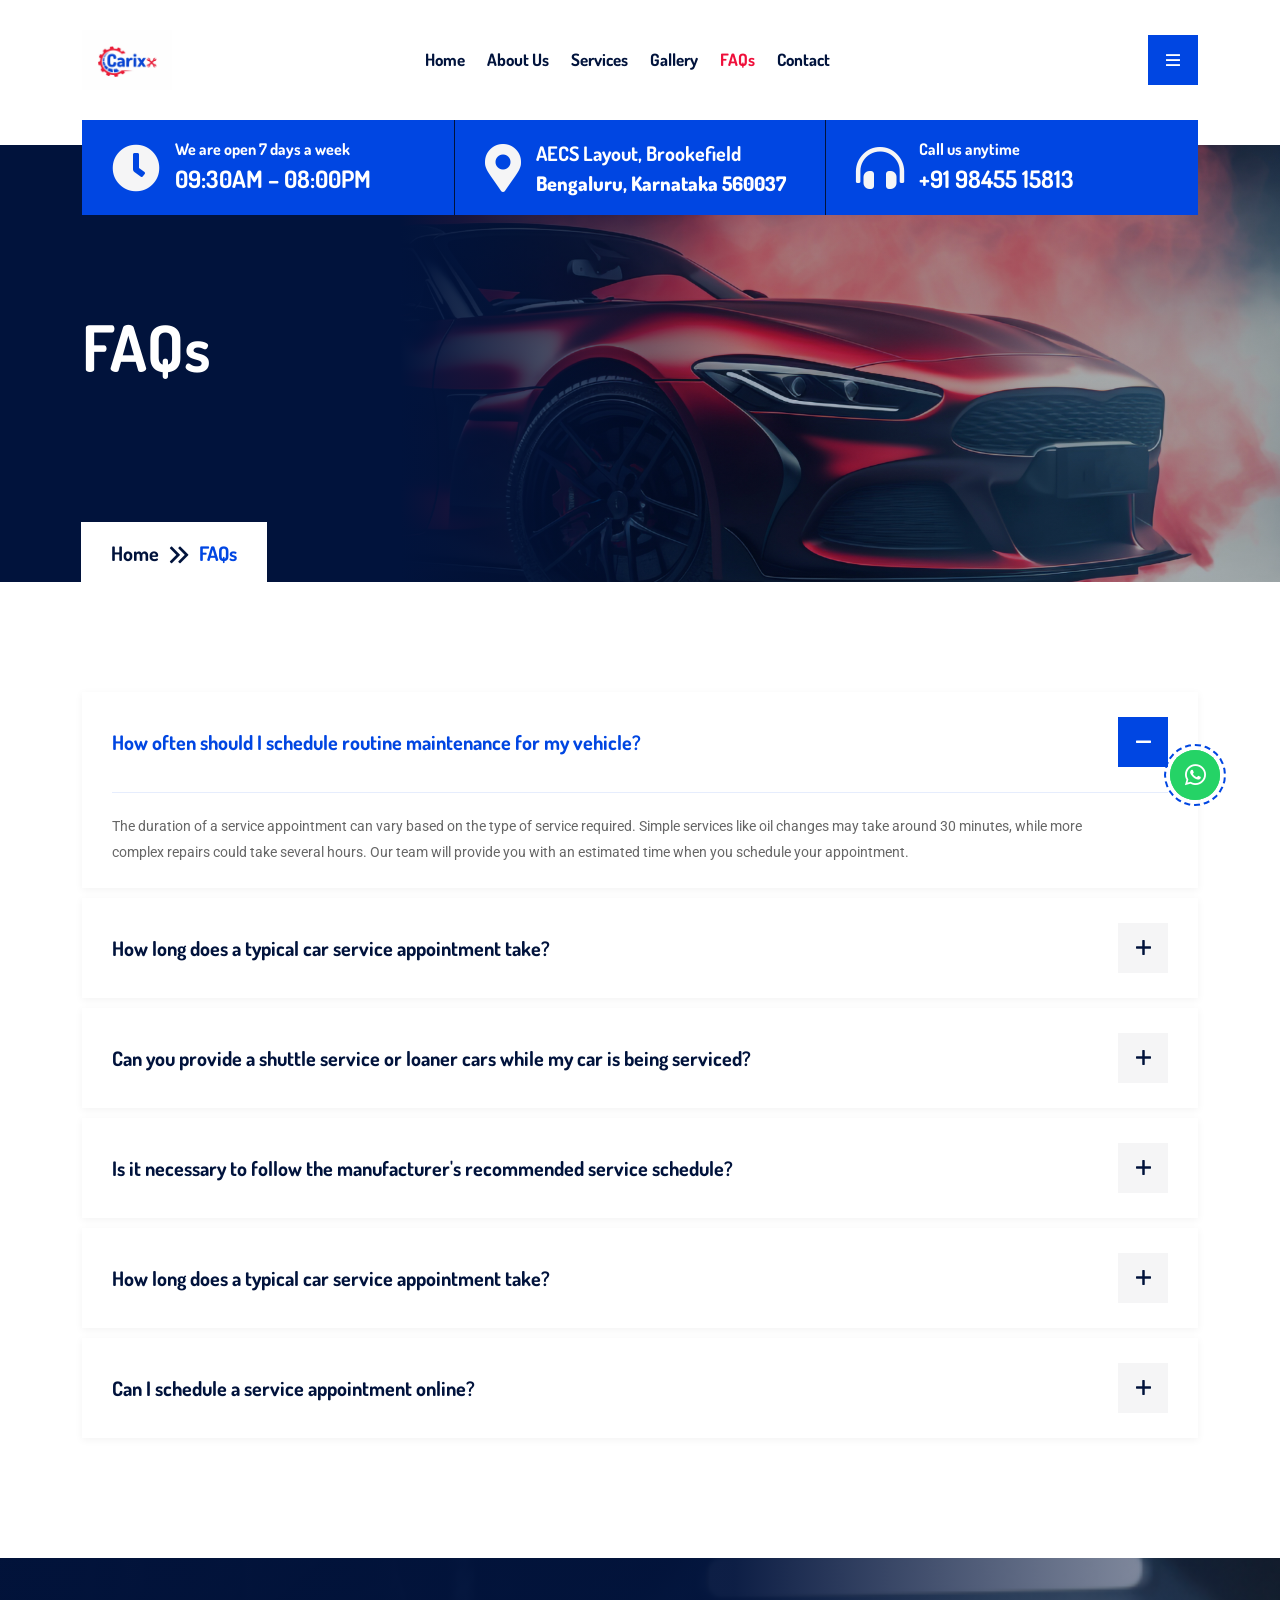
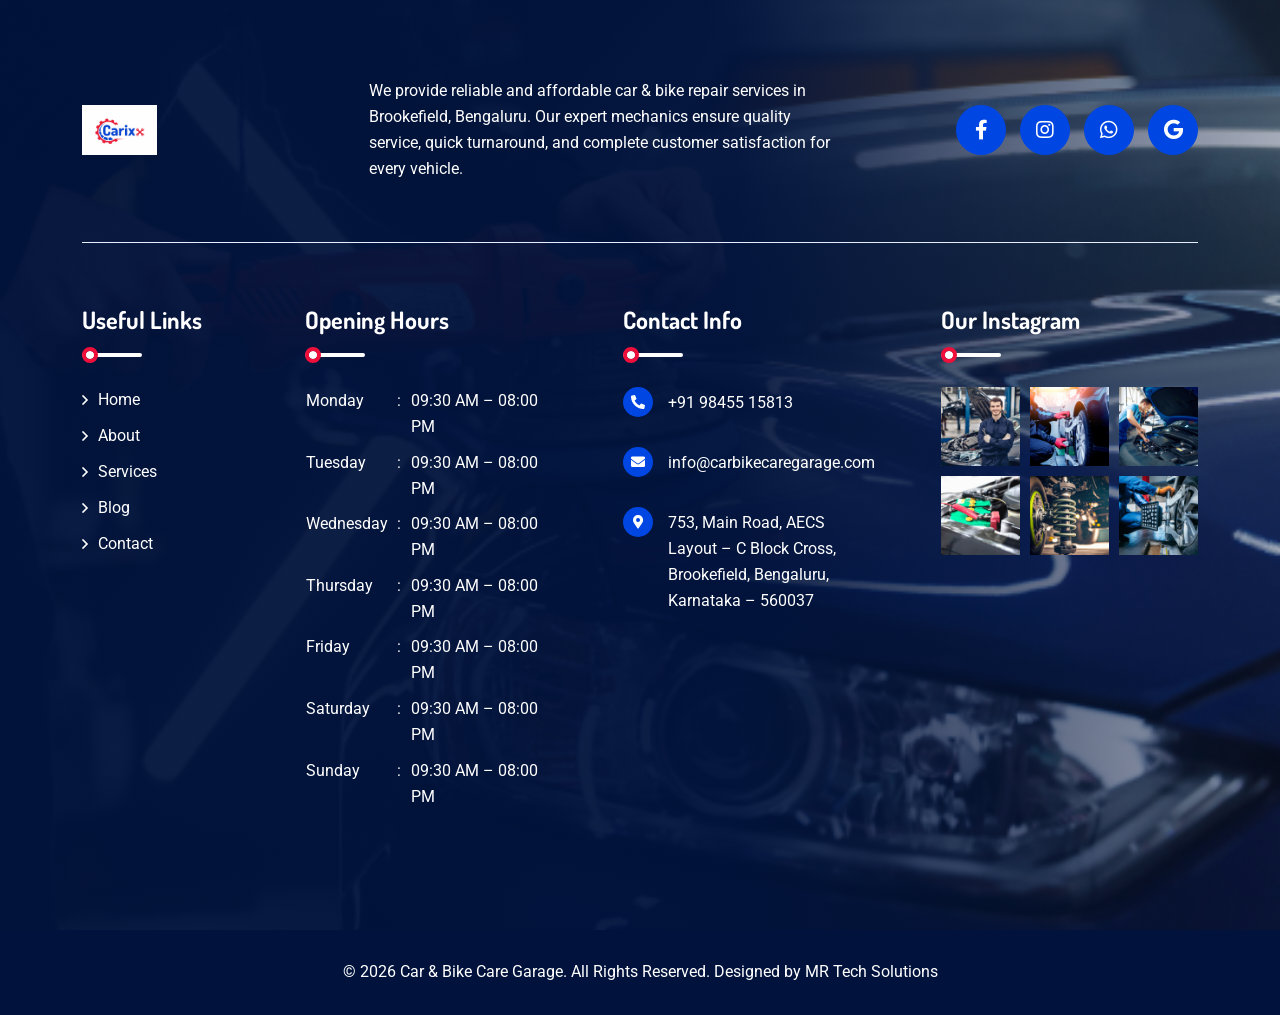
<file: faq.html>
<!doctype html>
<html class="no-js" lang="zxx">

<head>
  <meta charset="utf-8">
  <meta http-equiv="x-ua-compatible" content="ie=edge">
  <title>Garix - Vehicles Service & Solution HTML5 Template - Blog Grid </title>
  <meta name="author" content="vecuro">
  <meta name="description" content="TechBiz - IT Solution & Service HTML Template">
  <meta name="keywords" content="TechBiz - IT Solution & Service HTML Template" />
  <meta name="robots" content="INDEX,FOLLOW">
  <!-- Mobile Specific Metas -->
  <meta name="viewport" content="width=device-width, initial-scale=1, shrink-to-fit=no">
  <!-- Favicons - Place favicon.ico in the root directory -->
  <link rel="apple-touch-icon" sizes="57x57" href="assets/img/favicons/apple-icon-57x57.png">
  <link rel="apple-touch-icon" sizes="60x60" href="assets/img/favicons/apple-icon-60x60.png">
  <link rel="apple-touch-icon" sizes="72x72" href="assets/img/favicons/apple-icon-72x72.png">
  <link rel="apple-touch-icon" sizes="76x76" href="assets/img/favicons/apple-icon-76x76.png">
  <link rel="apple-touch-icon" sizes="114x114" href="assets/img/favicons/apple-icon-114x114.png">
  <link rel="apple-touch-icon" sizes="120x120" href="assets/img/favicons/apple-icon-120x120.png">
  <link rel="apple-touch-icon" sizes="152x152" href="assets/img/favicons/apple-icon-144x144.png">
  <link rel="apple-touch-icon" sizes="152x152" href="assets/img/favicons/apple-icon-152x152.png">
  <link rel="apple-touch-icon" sizes="180x180" href="assets/img/favicons/apple-icon-180x180.png">
  <link rel="icon" type="image/png" sizes="192x192" href="assets/img/favicons/android-icon-192x192.png">
  <link rel="icon" type="image/png" sizes="32x32" href="assets/img/favicons/favicon-32x32.png">
  <link rel="icon" type="image/png" sizes="96x96" href="assets/img/favicons/favicon-96x96.png">
  <link rel="icon" type="image/png" sizes="16x16" href="assets/img/favicons/favicon-16x16.png">
  <link rel="manifest" href="assets/img/favicons/manifest.json">
  <meta name="msapplication-TileColor" content="#ffffff">
  <meta name="msapplication-TileImage" content="assets/img/favicons/ms-icon-144x144.png">
  <meta name="theme-color" content="#ffffff">
  <!--==============================
	  Google Fonts
	============================== -->
  <link rel="preconnect" href="https://fonts.googleapis.com">
  <link rel="preconnect" href="https://fonts.gstatic.com" crossorigin>
  <link href="https://fonts.googleapis.com/css2?family=Dosis:wght@200..800&family=Roboto:wght@400;500&display=swap" rel="stylesheet">
  <!--==============================
	    All CSS File
	============================== -->
  <!-- Bootstrap -->
  <!-- <link rel="stylesheet" href="assets/css/app.min.css"> -->
  <link rel="stylesheet" href="assets/css/bootstrap.min.css">
  <!-- Font Awesome Icon -->
  <link rel="stylesheet" href="assets/css/fontawesome.min.css">
  <!-- Magnific Popup -->
  <link rel="stylesheet" href="assets/css/magnific-popup.min.css">
  <!-- Slick Slider -->
  <link rel="stylesheet" href="assets/css/slick.min.css">
  <!-- Nice Select -->
  <link rel="stylesheet" href="assets/css/nice-select.min.css">
  <!-- Jquery Ui CSS -->
  <link rel="stylesheet" href="assets/css/jquery-ui.min.css">
  <!-- Jquery Twenty Twenty -->
  <link rel="stylesheet" href="assets/css/twentytwenty.css">
  <!-- Theme Custom CSS -->
  <link rel="stylesheet" href="assets/css/style.css">
</head>

<body>
  <!--[if lte IE 9]>
    	<p class="browserupgrade">You are using an <strong>outdated</strong> browser. Please <a href="https://browsehappy.com/">upgrade your browser</a> to improve your experience and security.</p>
  <![endif]-->
  <!--********************************
   		Code Start From Here 
	******************************** -->
  <!--==============================
	Preloader
	==============================-->
  <div class="preloader">
    <button class="vs-btn preloaderCls">Cancel Preloader </button>
    <div class="preloader-inner">
      <img src="assets/img/logo.png" alt="logo">
      <span class="loader"></span>
    </div>
  </div>
  <a href="https://wa.me/919845515813?text=Hello%20Car%20%26%20Bike%20Care%20Garage!" target="_blank" class="scrollToTop scroll-btn wa-btn"><i class="fab fa-whatsapp"></i></a>
  <a href="#" class="scrollToTop scroll-btn"><i class="far fa-arrow-up"></i></a>
  <!--==============================
    Mobile Menu
  ============================== -->
  <div class="vs-menu-wrapper">
    <div class="vs-menu-area text-center">
      <div class="mobile-logo">
        <a href="index.html"><img src="assets/img/logo.png" alt="Garix" class="logo"></a>
        <button class="vs-menu-toggle"><i class="fal fa-times"></i></button>
      </div>
      <div class="vs-mobile-menu">
        <ul>
          <li>
            <a href="index.html">Home</a>
          </li>
          <li>
            <a href="about.html">About Us</a>
          </li>
          <li>
            <a href="services.html">Services</a>
          </li>
          <li>
            <a href="gallery.html">Gallery</a>
          </li>
          <li>
            <a href="faq.html">FAQs</a>
          </li>
          <li>
            <a href="contact.html">Contact Us</a>
          </li>
        </ul>
      </div>
    </div>
  </div>
  <!--==============================
		Sidemenu
	============================== -->
  <div class="sidemenu-wrapper d-none d-lg-block">
    <div class="sidemenu-content">
      <button class="closeButton sideMenuCls"><i class="far fa-times"></i></button>
      <div class="widget">
        <div class="vs-widget-about">
          <div class="mb-4">
            <a href="index.html"><img src="assets/img/logo.png" alt="Garix" class="logo"></a>
          </div>
          <p class="sidemenu-text">Intrinsicly evisculate emerging cutting edge scenarios redefine
            future-proof
            e-markets demand line</p>
          <div class="social-style1 style2">
            <a href="#" target="_blank"><i class="fab fa-facebook-f"></i></a>
            <a href="#" target="_blank"><i class="fab fa-instagram"></i></a>
            <a href="#" target="_blank"><i class="fab fa-pinterest-p"></i></a>
            <a href="#" target="_blank"><i class="fab fa-twitter"></i></a>
          </div>
        </div>
      </div>
      <div class="widget  ">
        <h4 class="widget_title">Gallery Posts</h4>
        <div class="sidebar-gallery">
          <div class="gallery-thumb">
            <img src="assets/img//footer/insta1.jpg" alt="Gallery Image" class="w-100">
          </div>
          <div class="gallery-thumb">
            <img src="assets/img//footer/insta2.jpg" alt="Gallery Image" class="w-100">
          </div>
          <div class="gallery-thumb">
            <img src="assets/img/footer/insta3.jpg" alt="Gallery Image" class="w-100">
          </div>
          <div class="gallery-thumb">
            <img src="assets/img/footer/insta4.jpg" alt="Gallery Image" class="w-100">
          </div>
          <div class="gallery-thumb">
            <img src="assets/img/footer/insta5.jpg" alt="Gallery Image" class="w-100">
          </div>
          <div class="gallery-thumb">
            <img src="assets/img/footer/insta6.jpg" alt="Gallery Image" class="w-100">
          </div>
        </div>
      </div>
      <div class="widget  ">
        <h3 class="widget_title">Office Maps</h3>
        <div class="footer-map">
          <iframe src="https://www.google.com/maps/embed?pb=!1m18!1m12!1m3!1d3245.16096574646!2d77.71761169999999!3d12.964302!2m3!1f0!2f0!3f0!3m2!1i1024!2i768!4f13.1!3m3!1m2!1s0x3bae13150c33646b%3A0xbb270e1ae7843530!2sCar%20%26%20bike%20care%20garage!5e1!3m2!1sen!2sin!4v1774437125558!5m2!1sen!2sin" width="600" height="450" style="border:0;" allowfullscreen="" loading="lazy" referrerpolicy="no-referrer-when-downgrade"></iframe>
        </div>
      </div>
    </div>
  </div>
  <!--==============================
    Cart Side bar
  ============================== -->
  <div class="sideCart-wrapper offcanvas-wrapper">
    <div class="sidemenu-content">
      <button class="closeButton border-theme bg-theme-hover sideMenuCls"><i class="far fa-times"></i></button>
      <div class="widget widget_shopping_cart">
        <h3 class="widget_title">Shopping cart</h3>
        <div class="widget_shopping_cart_content">
          <ul class="cart_list">
            <li class="mini_cart_item">
              <a href="shop.html" class="remove"><i class="fal fa-trash-alt"></i></a> <a href="shop.html"><img src="assets/img/shop/product-1-1.jpg" alt="Cart Image" />Modern
                Cow
                Boy Hat</a>
              <span class="quantity">
								1 × <span class="amount"><span>$</span>100.00</span>
              </span>
            </li>
            <li class="mini_cart_item">
              <a href="shop.html" class="remove"><i class="fal fa-trash-alt"></i></a> <a href="shop.html"><img src="assets/img/shop/product-1-2.jpg" alt="Cart Image" />Cat Eye
                Sunglasses</a>
              <span class="quantity">
								1 × <span class="amount"><span>$</span>10.00</span>
              </span>
            </li>
          </ul>
          <div class="total">
            <strong>Subtotal:</strong> <span class="amount"><span>$</span>110.00</span>
          </div>
          <div class="buttons d-flex">
            <a href="cart.html" class="vs-btn">View cart</a>
            <a href="checkout.html" class="vs-btn">Checkout</a>
          </div>
        </div>
      </div>
    </div>
  </div>
  <!--==============================
        Header Area
    ==============================-->
  <header class="vs-header header-layout1">
    <div class="sticky-wrapper header-bottom2">
      <div class="sticky-active">
        <div class="container">
          <div class="menu-top">
            <div class="row justify-content-between align-items-center gx-sm-0">
              <div class="col-auto">
                <div class="header-logo2">
                  <a href="index.html"><img src="assets/img/logo.png" alt="Garix" class="logo"></a>
                </div>
              </div>
              <div class="col-auto">
                <nav class="main-menu menu-style2 d-none d-lg-block">
                  <ul>
                    <li>
                      <a href="index.html">Home</a>
                    </li>
                    <li>
                      <a href="about.html">About Us</a>
                    </li>
                    <li>
                      <a href="services.html">Services</a>
                    </li>
                    <li>
                      <a href="gallery.html">Gallery</a>
                    </li>
                    <li>
                      <a href="faq.html">FAQs</a>
                    </li>
                    <li>
                      <a href="contact.html">Contact</a>
                    </li>
                  </ul>
                </nav>
              </div>
              <div class="col-auto">
                <div class="header-btns">
                  <button class="vs-icon style2 sideMenuToggler d-none d-lg-inline-flex">
                    <i class="far fa-bars"></i>
                  </button>
                  <button class="vs-menu-toggle style3 d-inline-block d-lg-none"><i
                                        class="fal fa-bars"></i></button>
                </div>
              </div>
            </div>
          </div>
        </div>
      </div>
    </div>
    <div class="d-none d-lg-block">
      <div class="container">
        <div class="row gx-0">
          <div class="col-lg-4">
            <div class="header-info style3">
              <div class="header-info_icon"><i class="fas fa-clock"></i></div>
              <div class="media-body">
                <h6 class="header-info_title">We are open 7 days a week</h6>
                <span class="header-info_label">09:30AM – 08:00PM</span>
              </div>
            </div>
          </div>
          <div class="col-lg-4">
            <div class="header-info style3 bg">
              <div class="header-info_icon"><i class="fas fa-map-marker-alt"></i></div>
              <div class="media-body">
                <p class="header-info_text">AECS Layout, Brookefield<br><strong>Bengaluru, Karnataka 560037</strong></p>
              </div>
            </div>
          </div>
          <div class="col-lg-4">
            <div class="header-info style3">
              <div class="header-info_icon"><i class="fas fa-headphones-alt"></i></div>
              <div class="media-body">
                <h6 class="header-info_title">Call us anytime</h6>
                <span class="header-info_label">+91 98455 15813</span>
              </div>
            </div>
          </div>
        </div>
      </div>
    </div>
  </header>
  <!--==============================
    Breadcumb
    ============================== -->
  <div class="breadcumb-wrapper" data-bg-src="assets/img/bg/project-bg.jpg">
    <div class="container z-index-common">
      <div class="breadcumb-content">
        <h1 class="breadcumb-title">FAQs</h1>
        <div class="breadcumb-menu-wrap">
          <ul class="breadcumb-menu">
            <li><a href="index.html">Home</a></li>
            <li>FAQs</li>
          </ul>
        </div>
      </div>
    </div>
  </div>
  <div class="space-top space-extra-bottom">
    <div class="container">
      <div class="accordion-style1">
        <div class="accordion" id="accordionExample">
          <div class="accordion-item">
            <h2 class="accordion-header">
              <button class="accordion-button" type="button" data-bs-toggle="collapse" data-bs-target="#collapseOne" aria-expanded="true" aria-controls="collapseOne">
                How often should I schedule routine maintenance for my vehicle?
              </button>
            </h2>
            <div id="collapseOne" class="accordion-collapse collapse show" data-bs-parent="#accordionExample">
              <div class="accordion-body">
                The duration of a service appointment can vary based on the type of service required. Simple services
                like oil changes may take around 30 minutes, while more complex repairs could take several hours. Our
                team will provide you with an estimated time when you schedule your appointment.
              </div>
            </div>
          </div>
          <div class="accordion-item">
            <h2 class="accordion-header">
              <button class="accordion-button collapsed" type="button" data-bs-toggle="collapse" data-bs-target="#collapseTwo" aria-expanded="false" aria-controls="collapseTwo">
                How long does a typical car service appointment take?
              </button>
            </h2>
            <div id="collapseTwo" class="accordion-collapse collapse" data-bs-parent="#accordionExample">
              <div class="accordion-body">
                The duration of a service appointment can vary based on the type of service required. Simple services
                like oil changes may take around 30 minutes, while more complex repairs could take several hours. Our
                team will provide you with an estimated time when you schedule your appointment.
              </div>
            </div>
          </div>
          <div class="accordion-item">
            <h2 class="accordion-header">
              <button class="accordion-button collapsed" type="button" data-bs-toggle="collapse" data-bs-target="#collapseThree" aria-expanded="false" aria-controls="collapseThree">
                Can you provide a shuttle service or loaner cars while my car is being serviced?
              </button>
            </h2>
            <div id="collapseThree" class="accordion-collapse collapse" data-bs-parent="#accordionExample">
              <div class="accordion-body">
                The duration of a service appointment can vary based on the type of service required. Simple services
                like oil changes may take around 30 minutes, while more complex repairs could take several hours. Our
                team will provide you with an estimated time when you schedule your appointment.
              </div>
            </div>
          </div>
          <div class="accordion-item">
            <h2 class="accordion-header">
              <button class="accordion-button collapsed" type="button" data-bs-toggle="collapse" data-bs-target="#collapseFour" aria-expanded="false" aria-controls="collapseFour">
                Is it necessary to follow the manufacturer's recommended service schedule?
              </button>
            </h2>
            <div id="collapseFour" class="accordion-collapse collapse" data-bs-parent="#accordionExample">
              <div class="accordion-body">
                The duration of a service appointment can vary based on the type of service required. Simple services
                like oil changes may take around 30 minutes, while more complex repairs could take several hours. Our
                team will provide you with an estimated time when you schedule your appointment.
              </div>
            </div>
          </div>
          <div class="accordion-item">
            <h2 class="accordion-header">
              <button class="accordion-button collapsed" type="button" data-bs-toggle="collapse" data-bs-target="#collapseFive" aria-expanded="false" aria-controls="collapseFive">
                How long does a typical car service appointment take?
              </button>
            </h2>
            <div id="collapseFive" class="accordion-collapse collapse" data-bs-parent="#accordionExample">
              <div class="accordion-body">
                The duration of a service appointment can vary based on the type of service required. Simple services
                like oil changes may take around 30 minutes, while more complex repairs could take several hours. Our
                team will provide you with an estimated time when you schedule your appointment.
              </div>
            </div>
          </div>
          <div class="accordion-item">
            <h2 class="accordion-header">
              <button class="accordion-button collapsed" type="button" data-bs-toggle="collapse" data-bs-target="#collapseSix" aria-expanded="false" aria-controls="collapseSix">
                Can I schedule a service appointment online?
              </button>
            </h2>
            <div id="collapseSix" class="accordion-collapse collapse" data-bs-parent="#accordionExample">
              <div class="accordion-body">
                The duration of a service appointment can vary based on the type of service required. Simple services
                like oil changes may take around 30 minutes, while more complex repairs could take several hours. Our
                team will provide you with an estimated time when you schedule your appointment.
              </div>
            </div>
          </div>
        </div>
      </div>
    </div>
  </div>
  <!-- Newsletter Area -->
  <!-- <section class="newsletter--layout1 z-index-common" data-bg-src="assets/img/bg/newsletter-1-1.jpg">
    <div class="overlay"></div>
    <div class="container">
      <div class="row align-items-center">
        <div class="col-lg-6">
          <div class="white-title mb-30">
            <span class="sec-subtitle style6">Our Newsletter</span>
            <h2 class="sec-title">Get Regular Update Please Subscribe Newsletter </h2>
          </div>
        </div>
        <div class="col-lg-6">
          <form action="mail.php" class="subscribe-block--style1 mb-30">
            <input class="subscribe-block__field" type="text" placeholder="Enter Your Email">
            <a href="blog-details.html" class="vs-btn">Subscribe<i class="fab fa-telegram-plane"></i></a>
          </form>
        </div>
      </div>
    </div>
  </section> -->
  <!-- Newsletter Area End -->
  <!--==============================
	  Footer Area
	============================== -->
  <footer class="footer--layout1 space-top z-index-common" data-bg-src="assets/img/about/about-img-1-1.jpg">
    <div class="overlay"></div>
    <div class="container">
      <div class="footer-top">
        <div class="row align-items-center justify-content-between">
          <div class="col-lg-3 mb-30">
            <div class="footer-logo text-center d-block text-lg-start">
              <a href="index.html"><img src="assets/img/logo.png" alt="Car & Bike Care Garage" class="logo" /></a>
            </div>
          </div>
          <div class="col-lg-6 mb-30">
            <p class="footer-text">We provide reliable and affordable car & bike repair services in Brookefield, Bengaluru. Our expert mechanics ensure quality service, quick turnaround, and complete customer satisfaction for every vehicle.</p>
          </div>
          <div class="col-lg-3 mb-30">
            <div class="social-style1 text-center text-lg-end">
              <a href="https://facebook.com/" target="_blank"><i class="fab fa-facebook-f"></i></a>
              <a href="https://instagram.com/" target="_blank"><i class="fab fa-instagram"></i></a>
              <a href="https://whatsapp.com/" target="_blank"><i class="fab fa-whatsapp"></i></a>
              <a href="https://google.com/" target="_blank"><i class="fab fa-google"></i></a>
            </div>
          </div>
        </div>
      </div>
    </div>
    <div class="widget-area2 space-extra-bottom">
      <div class="container">
        <div class="row justify-content-between">
          <div class="col-md-6 col-lg-3 col-xl-2">
            <div class="widget widget_nav_menu footer-widget">
              <h3 class="widget_title">Useful Links</h3>
              <div class="menu-all-pages-container">
                <ul class="menu">
                  <li><a href="index.html"><i class="far fa-angle-right"></i> Home</a></li>
                  <li><a href="about.html"><i class="far fa-angle-right"></i> About</a></li>
                  <li><a href="services.html"><i class="far fa-angle-right"></i> Services</a></li>
                  <li><a href="blog.html"><i class="far fa-angle-right"></i> Blog</a></li>
                  <li><a href="contact.html"><i class="far fa-angle-right"></i> Contact</a></li>
                </ul>
              </div>
            </div>
          </div>
          <div class="col-md-6 col-lg-4 col-xl-3">
            <div class="widget footer-widget">
              <h3 class="widget_title">Opening Hours</h3>
              <div class="widget__schedule">
                <table class="table table-borderless">
                  <tr>
                    <td>Monday</td>
                    <td><span>: </span></td>
                    <td><span>09:30 AM – 08:00 PM</span></td>
                  </tr>
                  <tr>
                    <td>Tuesday</td>
                    <td><span>: </span></td>
                    <td><span>09:30 AM – 08:00 PM</span></td>
                  </tr>
                  <tr>
                    <td>Wednesday</td>
                    <td><span>: </span></td>
                    <td><span>09:30 AM – 08:00 PM</span></td>
                  </tr>
                  <tr>
                    <td>Thursday</td>
                    <td><span>: </span></td>
                    <td><span>09:30 AM – 08:00 PM</span></td>
                  </tr>
                  <tr>
                    <td>Friday</td>
                    <td><span>: </span></td>
                    <td><span>09:30 AM – 08:00 PM</span></td>
                  </tr>
                  <tr>
                    <td>Saturday</td>
                    <td><span>: </span></td>
                    <td><span>09:30 AM – 08:00 PM</span></td>
                  </tr>
                  <tr>
                    <td>Sunday</td>
                    <td><span>: </span></td>
                    <td><span>09:30 AM – 08:00 PM</span></td>
                  </tr>
                </table>
              </div>
            </div>
          </div>
          <div class="col-md-6 col-lg-4 col-xl-3">
            <div class="widget footer-widget">
              <h3 class="widget_title">Contact Info</h3>
              <div class="footer-communicate">
                <ul>
                  <li>
                    <a class="footer-communicate__text" href="tel:+919845515813">
                      <i class="fas fa-phone-alt"></i>
                      <span class="link">+91 98455 15813</span>
                    </a>
                  </li>
                  <li><a class="footer-communicate__text" href="mailto:info@carbikecaregarage.com"><i class="fas fa-envelope"></i>
                      <span class="link">info@carbikecaregarage.com</span></a></li>
                  <li>
                    <div class="footer-communicate__text">
                      <i class="fas fa-map-marker-alt"></i>
                      <span>753, Main Road, AECS Layout – C Block Cross, Brookefield, Bengaluru, Karnataka – 560037</span>
                    </div>
                  </li>
                </ul>
              </div>
            </div>
          </div>
          <div class="col-md-6 col-xl-3">
            <div class="widget footer-widget">
              <h3 class="widget_title">Our Instagram</h3>
              <div class="sidebar-gallery">
                <a href="assets/img/footer/insta1.jpg" class="popup-image">
                  <img src="assets/img/footer/insta1.jpg" alt="Gallery Image" class="w-100">
                  <span class="gal-btn"><i class="fal fa-plus"></i></span>
                </a>
                <a href="assets/img/footer/insta2.jpg" class="popup-image"><img src="assets/img/footer/insta2.jpg" alt="Gallery Image" class="w-100">
                  <span class="gal-btn"><i class="fal fa-plus"></i></span>
                </a>
                <a href="assets/img/footer/insta3.jpg" class="popup-image"><img src="assets/img/footer/insta3.jpg" alt="Gallery Image" class="w-100">
                  <span class="gal-btn"><i class="fal fa-plus"></i></span>
                </a>
                <a href="assets/img/footer/insta4.jpg" class="popup-image"><img src="assets/img/footer/insta4.jpg" alt="Gallery Image" class="w-100">
                  <span class="gal-btn"><i class="fal fa-plus"></i></span>
                </a>
                <a href="assets/img/footer/insta5.jpg" class="popup-image"><img src="assets/img/footer/insta5.jpg" alt="Gallery Image" class="w-100">
                  <span class="gal-btn"><i class="fal fa-plus"></i></span>
                </a>
                <a href="assets/img/footer/insta6.jpg" class="popup-image"><img src="assets/img/footer/insta6.jpg" alt="Gallery Image" class="w-100">
                  <span class="gal-btn"><i class="fal fa-plus"></i></span>
                </a>
              </div>
            </div>
          </div>
        </div>
      </div>
    </div>
    <div class="copyright-wrap">
      <div class="container">
        <p class="copyright-text">© 2026 Car & Bike Care Garage. All Rights Reserved. Designed by MR Tech Solutions</p>
      </div>
    </div>
  </footer>
  <!--********************************
			Code End  Here 
	******************************** -->
  <!--==============================
        All Js File
    ============================== -->
  <!-- Jquery -->
  <script src="assets/js/vendor/jquery-3.6.0.min.js"></script>
  <!-- Jquery UI -->
  <script src="assets/js/jquery-ui.min.js"></script>
  <!-- Slick Slider -->
  <script src="assets/js/slick.min.js"></script>
  <!-- Bootstrap -->
  <script src="assets/js/bootstrap.min.js"></script>
  <!-- WOW.js Animation -->
  <script src="assets/js/wow.min.js"></script>
  <!-- Magnific Popup -->
  <script src="assets/js/jquery.magnific-popup.min.js"></script>
  <!-- Nice Select -->
  <script src="assets/js/jquery.nice-select.min.js"></script>
  <!-- Isotope Filter -->
  <script src="assets/js/imagesloaded.pkgd.min.js"></script>
  <script src="assets/js/isotope.pkgd.min.js"></script>
  <!-- Comparison -->
  <script src="assets/js/jquery.twentytwenty.js"></script>
  <script src="assets/js/jquery.event.move.js"></script>
  <!-- Main Js File -->
  <script src="assets/js/main.js"></script>
</body>

</html>
</file>
<file: assets/css/twentytwenty.css>
.twentytwenty-horizontal .twentytwenty-handle:before, .twentytwenty-horizontal .twentytwenty-handle:after, .twentytwenty-vertical .twentytwenty-handle:before, .twentytwenty-vertical .twentytwenty-handle:after {
  content: " ";
  display: block;
  background: white;
  position: absolute;
  z-index: 30;
  -webkit-box-shadow: 0px 0px 12px rgba(51, 51, 51, 0.5);
  -moz-box-shadow: 0px 0px 12px rgba(51, 51, 51, 0.5);
  box-shadow: 0px 0px 12px rgba(51, 51, 51, 0.5); }

.twentytwenty-horizontal .twentytwenty-handle:before, .twentytwenty-horizontal .twentytwenty-handle:after {
  width: 3px;
  height: 9999px;
  left: 50%;
  margin-left: -1.5px; }

.twentytwenty-vertical .twentytwenty-handle:before, .twentytwenty-vertical .twentytwenty-handle:after {
  width: 9999px;
  height: 3px;
  top: 50%;
  margin-top: -1.5px; }

.twentytwenty-before-label, .twentytwenty-after-label, .twentytwenty-overlay {
  position: absolute;
  top: 0;
  width: 100%;
  height: 100%; }

.twentytwenty-before-label, .twentytwenty-after-label, .twentytwenty-overlay {
  -webkit-transition-duration: 0.5s;
  -moz-transition-duration: 0.5s;
  transition-duration: 0.5s; }

.twentytwenty-before-label, .twentytwenty-after-label {
  -webkit-transition-property: opacity;
  -moz-transition-property: opacity;
  transition-property: opacity; }

.twentytwenty-before-label:before, .twentytwenty-after-label:before {
  color: white;
  font-size: 13px;
  letter-spacing: 0.1em; }

.twentytwenty-before-label:before, .twentytwenty-after-label:before {
  position: absolute;
  background: rgba(255, 255, 255, 0.2);
  line-height: 38px;
  padding: 0 20px;
  -webkit-border-radius: 2px;
  -moz-border-radius: 2px;
  border-radius: 2px; }

.twentytwenty-horizontal .twentytwenty-before-label:before, .twentytwenty-horizontal .twentytwenty-after-label:before {
  top: 50%;
  margin-top: -19px; }

.twentytwenty-vertical .twentytwenty-before-label:before, .twentytwenty-vertical .twentytwenty-after-label:before {
  left: 50%;
  margin-left: -45px;
  text-align: center;
  width: 90px; }

.twentytwenty-left-arrow, .twentytwenty-right-arrow, .twentytwenty-up-arrow, .twentytwenty-down-arrow {
  width: 0;
  height: 0;
  border: 6px inset transparent;
  position: absolute; }

.twentytwenty-left-arrow, .twentytwenty-right-arrow {
  top: 50%;
  margin-top: -6px; }

.twentytwenty-up-arrow, .twentytwenty-down-arrow {
  left: 50%;
  margin-left: -6px; }

.twentytwenty-container {
  -webkit-box-sizing: content-box;
  -moz-box-sizing: content-box;
  box-sizing: content-box;
  z-index: 0;
  overflow: hidden;
  position: relative;
  -webkit-user-select: none;
  -moz-user-select: none;
  -ms-user-select: none; }
  .twentytwenty-container img {
    max-width: 100%;
    position: absolute;
    top: 0;
    display: block; }
  .twentytwenty-container.active .twentytwenty-overlay, .twentytwenty-container.active :hover.twentytwenty-overlay {
    background: rgba(0, 0, 0, 0); }
    .twentytwenty-container.active .twentytwenty-overlay .twentytwenty-before-label,
    .twentytwenty-container.active .twentytwenty-overlay .twentytwenty-after-label, .twentytwenty-container.active :hover.twentytwenty-overlay .twentytwenty-before-label,
    .twentytwenty-container.active :hover.twentytwenty-overlay .twentytwenty-after-label {
      opacity: 0; }
  .twentytwenty-container * {
    -webkit-box-sizing: content-box;
    -moz-box-sizing: content-box;
    box-sizing: content-box; }

.twentytwenty-before-label {
  opacity: 0; }
  .twentytwenty-before-label:before {
    content: attr(data-content); }

.twentytwenty-after-label {
  opacity: 0; }
  .twentytwenty-after-label:before {
    content: attr(data-content); }

.twentytwenty-horizontal .twentytwenty-before-label:before {
  left: 10px; }

.twentytwenty-horizontal .twentytwenty-after-label:before {
  right: 10px; }

.twentytwenty-vertical .twentytwenty-before-label:before {
  top: 10px; }

.twentytwenty-vertical .twentytwenty-after-label:before {
  bottom: 10px; }

.twentytwenty-overlay {
  -webkit-transition-property: background;
  -moz-transition-property: background;
  transition-property: background;
  background: rgba(0, 0, 0, 0);
  z-index: 25; }
  .twentytwenty-overlay:hover {
    background: rgba(0, 0, 0, 0.5); }
    .twentytwenty-overlay:hover .twentytwenty-after-label {
      opacity: 1; }
    .twentytwenty-overlay:hover .twentytwenty-before-label {
      opacity: 1; }

.twentytwenty-before {
  z-index: 20; }

.twentytwenty-after {
  z-index: 10; }

.twentytwenty-handle {
  height: 38px;
  width: 38px;
  position: absolute;
  left: 50%;
  top: 50%;
  margin-left: -22px;
  margin-top: -22px;
  border: 3px solid white;
  -webkit-border-radius: 1000px;
  -moz-border-radius: 1000px;
  border-radius: 1000px;
  -webkit-box-shadow: 0px 0px 12px rgba(51, 51, 51, 0.5);
  -moz-box-shadow: 0px 0px 12px rgba(51, 51, 51, 0.5);
  box-shadow: 0px 0px 12px rgba(51, 51, 51, 0.5);
  z-index: 40;
  cursor: pointer; }

.twentytwenty-horizontal .twentytwenty-handle:before {
  bottom: 50%;
  margin-bottom: 22px;
  -webkit-box-shadow: 0 3px 0 white, 0px 0px 12px rgba(51, 51, 51, 0.5);
  -moz-box-shadow: 0 3px 0 white, 0px 0px 12px rgba(51, 51, 51, 0.5);
  box-shadow: 0 3px 0 white, 0px 0px 12px rgba(51, 51, 51, 0.5); }
.twentytwenty-horizontal .twentytwenty-handle:after {
  top: 50%;
  margin-top: 22px;
  -webkit-box-shadow: 0 -3px 0 white, 0px 0px 12px rgba(51, 51, 51, 0.5);
  -moz-box-shadow: 0 -3px 0 white, 0px 0px 12px rgba(51, 51, 51, 0.5);
  box-shadow: 0 -3px 0 white, 0px 0px 12px rgba(51, 51, 51, 0.5); }

.twentytwenty-vertical .twentytwenty-handle:before {
  left: 50%;
  margin-left: 22px;
  -webkit-box-shadow: 3px 0 0 white, 0px 0px 12px rgba(51, 51, 51, 0.5);
  -moz-box-shadow: 3px 0 0 white, 0px 0px 12px rgba(51, 51, 51, 0.5);
  box-shadow: 3px 0 0 white, 0px 0px 12px rgba(51, 51, 51, 0.5); }
.twentytwenty-vertical .twentytwenty-handle:after {
  right: 50%;
  margin-right: 22px;
  -webkit-box-shadow: -3px 0 0 white, 0px 0px 12px rgba(51, 51, 51, 0.5);
  -moz-box-shadow: -3px 0 0 white, 0px 0px 12px rgba(51, 51, 51, 0.5);
  box-shadow: -3px 0 0 white, 0px 0px 12px rgba(51, 51, 51, 0.5); }

.twentytwenty-left-arrow {
  border-right: 6px solid white;
  left: 50%;
  margin-left: -17px; }

.twentytwenty-right-arrow {
  border-left: 6px solid white;
  right: 50%;
  margin-right: -17px; }

.twentytwenty-up-arrow {
  border-bottom: 6px solid white;
  top: 50%;
  margin-top: -17px; }

.twentytwenty-down-arrow {
  border-top: 6px solid white;
  bottom: 50%;
  margin-bottom: -17px; }
</file>
<file: assets/css/style.css>
@charset "UTF-8";
/*
Template Name: TechBiz
Template URL: https://html.vecuro.com/techbiz
Description: TechBiz - IT Solution & Service HTML Template
Author: vecuro
Author URI: https://themeforest.net/user/vecuro_themes
Version: 1.0.0
*/
/*=================================
    CSS Index Here
==================================*/
/*

01. Theme Base
    1.1. Mixin
    1.2. Function
    1.3. Variable
    1.4. Typography
    1.5. Extend
    1.7. Wordpress Default
02. Reset
    2.1. Container
    2.2. Grid
    2.3. Input
    2.4. Slick Slider
    2.5. Mobile Menu
03. Utilities
    3.1. Preloader
    3.2. Buttons
    3.3. Titles
    3.4. Common
    3.6. Font
    3.7. Background
    3.8. Text Color
    3.9. Overlay
    3.10. Animation
04. Template Style
    4.1. Widget
    4.2. Header
    4.3. Footer
    4.4. Breadcumb
    4.5. Pagination
    4.6. Blog
    4.7. Comments
    4.8. Hero Area
    4.9. Error    
    4.10. Feature
    4.11. About
    4.12. Service
    4.13. Counter
    4.14. Team
    4.15. Process
    4.16. Accordion
    4.17. Simple Sections
    4.18. Testimonial
    4.19. Popup Side Menu
    4.20. Price Plan
    4.21. Forms Style
    4.22. Projects
    4.23. Contact
05. Spacing
06. Color Plate

*/
/*=================================
    CSS Index End
==================================*/
/*=================================
   01. Theme Base
==================================*/
/*------------------- 1.1. Mixin -------------------*/
/*------------------- 1.2. Function -------------------*/
/*------------------- 1.3. Variable-------------------*/
:root {
  --theme-color: #0046e2;
  --theme-color-rgb: 0, 70, 226;
  --sec-color-rgb: 239, 15, 58;
  --sec-color: #ef0f3a;
  --title-color: #01133c;
  --body-color: #666;
  --smoke-color: #f5f5f6;
  --secondary-color: #eef2fb;
  --black-color: #000000;
  --white-color: #ffffff;
  --yellow-color: #fec624;
  --success-color: #28a745;
  --error-color: #dc3545;
  --border-color: #e6edfd;
  --title-font: "Dosis", sans-serif;
  --body-font: "Roboto", sans-serif;
  --icon-font: "Font Awesome 5 Pro";
  --main-container: 1220px;
  --container-gutters: 30px;
  --section-space: 120px;
  --section-space-mobile: 80px;
  --section-title-space: 80px;
  --ripple-ani-duration: 5s;
}

.home-five,
.home-four {
  --theme-color: #0037ff;
  --smoke-color: #f6f7fc;
}

/*------------------- 1.5. Typography -------------------*/
html,
body {
  scroll-behavior: auto !important;
}

body {
  font-family: var(--body-font);
  font-size: 16px;
  font-weight: 400;
  color: var(--body-color);
  line-height: 26px;
  overflow-x: hidden;
  -webkit-font-smoothing: antialiased;
  /* Small devices */
}
@media (max-width: 767px) {
  body {
    font-size: 14px;
    line-height: 24px;
  }
}

iframe {
  border: none;
  width: 100%;
}

.slick-slide:focus,
button:focus,
a:focus,
a:active,
input,
input:hover,
input:focus,
input:active,
textarea,
textarea:hover,
textarea:focus,
textarea:active {
  outline: none;
}

input:focus {
  outline: none;
  box-shadow: none;
}

img:not([draggable]),
embed,
object,
video {
  max-width: 100%;
  height: auto;
}

ul {
  list-style-type: disc;
}

ol {
  list-style-type: decimal;
}

table {
  margin: 0 0 1.5em;
  width: 100%;
  border-collapse: collapse;
  border-spacing: 0;
  border: 1px solid var(--border-color);
}

th {
  font-weight: 700;
  font-family: var(--title-font);
  color: var(--title-color);
}

td,
th {
  border: 1px solid var(--border-color);
  padding: 9px 12px;
}

a {
  color: var(--theme-color);
  text-decoration: none;
  outline: 0;
  transition: all ease 0.4s;
}
a:hover {
  color: var(--title-color);
}
a:active, a:focus, a:hover, a:visited {
  text-decoration: none;
  outline: 0;
}

button {
  transition: all ease 0.4s;
}

img {
  border: none;
  max-width: 100%;
}

ins {
  text-decoration: none;
}

pre {
  background: #f5f5f5;
  color: #666;
  font-size: 14px;
  margin: 20px 0;
  overflow: auto;
  padding: 20px;
  white-space: pre-wrap;
  word-wrap: break-word;
}

span.ajax-loader:empty,
p:empty {
  display: none;
}

p {
  margin: 0 0 18px 0;
  color: var(--body-color);
  line-height: 1.63;
  /* Small devices */
}
@media (max-width: 767px) {
  p {
    line-height: 1.73;
  }
}

h1 a,
h2 a,
h3 a,
h4 a,
h5 a,
h6 a,
p a,
span a {
  font-size: inherit;
  font-family: inherit;
  font-weight: inherit;
  line-height: inherit;
}

.h1,
h1,
.h2,
h2,
.h3,
h3,
.h4,
h4,
.h5,
h5,
.h6,
h6 {
  font-family: var(--title-font);
  color: var(--title-color);
  text-transform: none;
  font-weight: 700;
  line-height: 1.5;
  margin: -0.25em 0 15px 0;
}

.h1,
h1 {
  font-size: 48px;
}

.h2,
h2 {
  font-size: 40px;
}

.h3,
h3 {
  font-size: 36px;
}

.h4,
h4 {
  font-size: 30px;
}

.h5,
h5 {
  font-size: 24px;
}

.h6,
h6 {
  font-size: 20px;
}

/* Logo Size Fix */
.header-logo img,
.header-logo2 img,
.footer-logo img,
.mobile-logo img {
  max-height: 60px;
  width: auto;
  object-fit: contain;
}

@media (max-width: 991px) {
  .header-logo img,
  .header-logo2 img,
  .mobile-logo img {
    max-height: 50px;
  }
}

@media (max-width: 575px) {
  .header-logo img,
  .header-logo2 img,
  .mobile-logo img {
    max-height: 40px;
  }
}

.footer-logo img {
  max-height: 50px;
}

@media (max-width: 991px) {
  .sidemenu-wrapper .mobile-logo img {
    max-height: 50px;
    width: auto;
  }
}

/* Large devices */
@media (max-width: 1199px) {
  .h1,
  h1 {
    font-size: 40px;
  }
  .h2,
  h2 {
    font-size: 36px;
  }
  .h3,
  h3 {
    font-size: 30px;
  }
  .h4,
  h4 {
    font-size: 24px;
  }
  .h5,
  h5 {
    font-size: 20px;
  }
  .h6,
  h6 {
    font-size: 16px;
  }
}
/* Small devices */
@media (max-width: 767px) {
  .h1,
  h1 {
    font-size: 36px;
  }
  .h2,
  h2 {
    font-size: 30px;
  }
  .h3,
  h3 {
    font-size: 26px;
  }
  .h4,
  h4 {
    font-size: 22px;
  }
  .h5,
  h5 {
    font-size: 18px;
  }
  .h6,
  h6 {
    font-size: 16px;
  }
}
/*------------------- 1.6. Extend -------------------*/
/*------------------- 1.7. Wordpress Default -------------------*/
p.has-drop-cap {
  margin-bottom: 20px;
}

.page--item p:last-child .alignright {
  clear: right;
}

.blog-title,
.pagi-title,
.breadcumb-title {
  word-break: break-word;
}

.blocks-gallery-caption,
.wp-block-embed figcaption,
.wp-block-image figcaption {
  color: var(--body-color);
}

.bypostauthor,
.gallery-caption {
  display: block;
}

.page-links,
.clearfix {
  clear: both;
}

.page--item {
  margin-bottom: 30px;
}
.page--item p {
  line-height: 1.8;
}

.content-none-search {
  margin-top: 30px;
}

.wp-block-button.aligncenter {
  text-align: center;
}

.alignleft {
  display: inline;
  float: left;
  margin-bottom: 10px;
  margin-right: 1.5em;
}

.alignright {
  display: inline;
  float: right;
  margin-bottom: 10px;
  margin-left: 1.5em;
  margin-right: 1em;
}

.aligncenter {
  clear: both;
  display: block;
  margin-left: auto;
  margin-right: auto;
  max-width: 100%;
}

.gallery {
  margin-bottom: 1.5em;
  width: 100%;
}

.gallery-item {
  display: inline-block;
  text-align: center;
  vertical-align: top;
  width: 100%;
  padding: 0 5px;
}

.wp-block-columns {
  margin-bottom: 1em;
}

figure.gallery-item {
  margin-bottom: 10px;
  display: inline-block;
}

figure.wp-block-gallery {
  margin-bottom: 14px;
}

.gallery-columns-2 .gallery-item {
  max-width: 50%;
}

.gallery-columns-3 .gallery-item {
  max-width: 33.33%;
}

.gallery-columns-4 .gallery-item {
  max-width: 25%;
}

.gallery-columns-5 .gallery-item {
  max-width: 20%;
}

.gallery-columns-6 .gallery-item {
  max-width: 16.66%;
}

.gallery-columns-7 .gallery-item {
  max-width: 14.28%;
}

.gallery-columns-8 .gallery-item {
  max-width: 12.5%;
}

.gallery-columns-9 .gallery-item {
  max-width: 11.11%;
}

.gallery-caption {
  display: block;
  font-size: 12px;
  color: var(--body-color);
  line-height: 1.5;
  padding: 0.5em 0;
}

.wp-block-cover p:not(.has-text-color),
.wp-block-cover-image-text,
.wp-block-cover-text {
  color: var(--white-color);
}

.wp-block-cover {
  margin-bottom: 15px;
}

.wp-caption-text {
  text-align: center;
}

.wp-caption {
  margin-bottom: 1.5em;
  max-width: 100%;
}
.wp-caption .wp-caption-text {
  margin: 0.5em 0;
  font-size: 14px;
}

.wp-block-media-text,
.wp-block-media-text.alignwide,
figure.wp-block-gallery {
  margin-bottom: 30px;
}

.wp-block-media-text.alignwide {
  background-color: var(--smoke-color);
}

.editor-styles-wrapper .has-large-font-size,
.has-large-font-size {
  line-height: 1.4;
}

.wp-block-latest-comments a {
  color: inherit;
}

.wp-block-button {
  margin-bottom: 10px;
}
.wp-block-button:last-child {
  margin-bottom: 0;
}
.wp-block-button .wp-block-button__link {
  color: #fff;
}
.wp-block-button .wp-block-button__link:hover {
  color: #fff;
  background-color: var(--theme-color);
}
.wp-block-button.is-style-outline .wp-block-button__link {
  background-color: transparent;
  border-color: var(--title-color);
  color: var(--title-color);
}
.wp-block-button.is-style-outline .wp-block-button__link:hover {
  color: #fff;
  background-color: var(--theme-color);
  border-color: var(--theme-color);
}
.wp-block-button.is-style-squared .wp-block-button__link {
  border-radius: 0;
}

ol.wp-block-latest-comments li {
  margin: 15px 0;
}

ul.wp-block-latest-posts {
  padding: 0;
  margin: 0;
  margin-bottom: 15px;
}
ul.wp-block-latest-posts a {
  color: inherit;
}
ul.wp-block-latest-posts a:hover {
  color: var(--theme-color);
}
ul.wp-block-latest-posts li {
  margin: 15px 0;
}

.wp-block-search {
  display: flex;
  flex-wrap: wrap;
  margin-bottom: 30px;
}
.wp-block-search .wp-block-search__input {
  width: 100%;
  max-width: calc(100% - 120px);
  border: 1px solid rgba(0, 0, 0, 0.1);
  height: 50px;
  padding-left: 20px;
}
.wp-block-search .wp-block-search__button {
  margin: 0;
  width: 120px;
  border: none;
  height: 50px;
  color: #fff;
  background-color: var(--theme-color);
}
.wp-block-search .wp-block-search__button:hover {
  background-color: var(--title-color);
  opacity: 0.8;
}

ul.wp-block-rss a {
  color: inherit;
}

.wp-block-group.has-background {
  padding: 15px 15px 1px;
  margin-bottom: 30px;
}

.wp-block-table td,
.wp-block-table th {
  border-color: rgba(0, 0, 0, 0.1);
}

.wp-block-table.is-style-stripes {
  border: 1px solid rgba(0, 0, 0, 0.1);
  margin-bottom: 30px;
}

.logged-in .will-sticky .sticky-active.active,
.logged-in .preloader .vs-btn {
  top: 32px;
}
@media (max-width: 782px) {
  .logged-in .will-sticky .sticky-active.active,
  .logged-in .preloader .vs-btn {
    top: 46px;
  }
}
@media (max-width: 600px) {
  .logged-in .will-sticky .sticky-active.active,
  .logged-in .preloader .vs-btn {
    top: 0;
  }
}

.post-password-form .theme-input-group {
  display: flex;
  flex-wrap: wrap;
  margin-bottom: 30px;
  margin-top: 20px;
}
.post-password-form .theme-input-group .theme-input-style {
  width: 100%;
  max-width: calc(100% - 120px);
  border: 1px solid rgba(0, 0, 0, 0.1);
  height: 50px;
  padding-left: 20px;
}
.post-password-form .theme-input-group .submit-btn {
  margin: 0;
  width: 120px;
  border: none;
  height: 50px;
  color: #fff;
  background-color: var(--theme-color);
}
.post-password-form .theme-input-group .submit-btn:hover {
  background-color: var(--title-color);
  opacity: 0.8;
}

.page-links {
  clear: both;
  margin: 0 0 1.5em;
  padding-top: 1em;
}
.page-links > .page-links-title {
  margin-right: 10px;
}
.page-links > span:not(.page-links-title):not(.screen-reader-text),
.page-links > a {
  display: inline-block;
  padding: 5px 13px;
  background-color: var(--white-color);
  color: var(--title-color);
  border: 1px solid rgba(0, 0, 0, 0.08);
  margin-right: 10px;
}
.page-links > span:not(.page-links-title):not(.screen-reader-text):hover,
.page-links > a:hover {
  opacity: 0.8;
  color: var(--white-color);
  background-color: var(--theme-color);
  border-color: transparent;
}
.page-links > span:not(.page-links-title):not(.screen-reader-text).current,
.page-links > a.current {
  background-color: var(--theme-color);
  color: var(--white-color);
  border-color: transparent;
}
.page-links span.screen-reader-text {
  display: none;
}

.blog-single .wp-block-archives-dropdown {
  margin-bottom: 30px;
}
.blog-single.format-quote, .blog-single.format-link, .blog-single.tag-sticky-2, .blog-single.sticky {
  border-color: transparent;
  position: relative;
}
.blog-single.format-quote .blog-content, .blog-single.format-link .blog-content, .blog-single.tag-sticky-2 .blog-content, .blog-single.sticky .blog-content {
  background-color: var(--smoke-color);
  padding: 40px;
  border: none;
}
.blog-single.format-quote .blog-content:before, .blog-single.format-link .blog-content:before, .blog-single.tag-sticky-2 .blog-content:before, .blog-single.sticky .blog-content:before {
  display: none;
}
.blog-single.format-quote:before, .blog-single.format-link:before, .blog-single.tag-sticky-2:before, .blog-single.sticky:before {
  content: "\f0c1";
  position: absolute;
  font-family: "Font Awesome 5 Pro";
  font-size: 5rem;
  opacity: 0.3;
  right: 15px;
  line-height: 1;
  top: 15px;
  color: var(--theme-color);
  z-index: 1;
}
.blog-single.tag-sticky-2::before, .blog-single.sticky::before {
  content: "Featured";
  right: 0;
  top: 0;
  font-size: 18px;
  color: var(--white-color);
  background-color: var(--theme-color);
  font-family: var(--title-font);
  opacity: 1;
  text-transform: capitalize;
  padding: 10px 23px;
  font-weight: 400;
}
.blog-single.format-quote:before {
  content: "\f10e";
}
.blog-single .blog-content .wp-block-categories-dropdown.wp-block-categories,
.blog-single .blog-content .wp-block-archives-dropdown {
  display: block;
  margin-bottom: 30px;
}

.blog-details .blog-single:before {
  display: none;
}
.blog-details .blog-single .blog-content {
  background-color: transparent;
  overflow: hidden;
}
.blog-details .blog-single.format-chat .blog-meta {
  margin-bottom: 20px;
}
.blog-details .blog-single.format-chat .blog-content > p:nth-child(2n) {
  background: var(--smoke-color);
  padding: 5px 20px;
}
.blog-details .blog-single.tag-sticky-2, .blog-details .blog-single.sticky, .blog-details .blog-single.format-quote, .blog-details .blog-single.format-link {
  box-shadow: none;
  border: none;
  background-color: transparent;
}
.blog-details .blog-single.tag-sticky-2:before, .blog-details .blog-single.sticky:before, .blog-details .blog-single.format-quote:before, .blog-details .blog-single.format-link:before {
  display: none;
}

.vs-search {
  background-color: #f3f3f3;
  margin-bottom: 30px;
  border: 1px solid #f3f3f3;
}
.vs-search .search-grid-content {
  padding: 30px;
  /* Small devices */
}
@media (max-width: 767px) {
  .vs-search .search-grid-content {
    padding: 20px;
  }
}
.vs-search .search-grid-title {
  font-size: 20px;
  margin-bottom: 5px;
  margin-top: -0.2em;
}
.vs-search .search-grid-title a {
  color: inherit;
}
.vs-search .search-grid-title a:hover {
  color: var(--theme-color);
}
.vs-search .search-grid-meta > * {
  display: inline-block;
  margin-right: 15px;
  font-size: 14px;
}
.vs-search .search-grid-meta > *:last-child {
  margin-right: 0;
}
.vs-search .search-grid-meta a,
.vs-search .search-grid-meta span {
  color: var(--body-color);
}

/* Large devices */
@media (max-width: 1199px) {
  .blog-single.format-quote:before, .blog-single.format-link:before, .blog-single.tag-sticky-2:before, .blog-single.sticky:before {
    font-size: 14px;
    padding: 8px 16px;
  }
  .blog-single.format-quote .blog-content, .blog-single.format-link .blog-content, .blog-single.tag-sticky-2 .blog-content, .blog-single.sticky .blog-content {
    padding: 30px;
  }
}
/* Small devices */
@media (max-width: 767px) {
  .blog-single.format-quote:before, .blog-single.format-link:before, .blog-single.tag-sticky-2:before, .blog-single.sticky:before {
    font-size: 14px;
    padding: 8px 16px;
  }
  .blog-single.format-quote .blog-content, .blog-single.format-link .blog-content, .blog-single.tag-sticky-2 .blog-content, .blog-single.sticky .blog-content {
    padding: 30px 15px;
  }
}
@media (max-width: 768px) {
  .wp-block-search .wp-block-search__input {
    max-width: 100%;
    margin-bottom: 20px;
  }
  .wp-block-latest-comments {
    padding-left: 10px;
  }
  .page--content.clearfix + .vs-comment-form {
    margin-top: 24px;
  }
}
/*------------------- 1.8. Media Query -------------------*/
/*-----------------
    3.2 Responsive Media Queries
-----------------*/
/**
@include respond-above(sm) {
  .element {
    font-weight: bold;
  }
}

@media (min-width: 768px) {
  .element {
    font-weight: bold;
  }
}
**/
/**
@include respond-below(lg) {
  .element {
    font-weight: bold;
  }
}
@media (max-width: 767px) {
  .element {
    font-weight: bold;
  }
}
**/
/**
@include respond-between(sm, md) {
  .element {
    font-weight: bold;
  }
}
@media (min-width: 768px) and (max-width: 991px) {
  .element {
    font-weight: bold;
  }
}
**/
/*=================================
    02. Reset
==================================*/
/*------------------- 2.1. Container -------------------*/
@media only screen and (min-width: 1300px) {
  .container-xxl,
  .container-xl,
  .container-lg,
  .container-md,
  .container-sm,
  .container {
    max-width: calc(var(--main-container) + var(--container-gutters));
    padding-left: calc(var(--container-gutters) / 2);
    padding-right: calc(var(--container-gutters) / 2);
  }
}
@media only screen and (max-width: 1600px) {
  .container-fluid.px-0 {
    padding-left: 15px !important;
    padding-right: 15px !important;
  }
  .container-fluid.px-0 .row {
    margin-left: 0 !important;
    margin-right: 0 !important;
  }
}
@media (min-width: 1399px) {
  .container-style2 {
    max-width: 1920px;
    overflow: hidden;
    padding-left: 0;
    padding-right: 0;
  }
}
.container-style3 {
  --main-container: 1445px;
}

@media (min-width: 1500px) and (max-width: 1921px) {
  .container-style1 {
    max-width: 1576px;
    overflow: hidden;
    margin-right: 0;
    padding-right: 0;
  }
}
/*------------------- 2.2. Grid -------------------*/
.slick-track > [class*=col] {
  flex-shrink: 0;
  width: 100%;
  max-width: 100%;
  padding-right: calc(var(--bs-gutter-x) / 2);
  padding-left: calc(var(--bs-gutter-x) / 2);
  margin-top: var(--bs-gutter-y);
}

@media (min-width: 767px) {
  .row:not([class*=gx-]) {
    --bs-gutter-x: 30px;
  }
}
.gy-gx {
  --bs-gutter-y: var(--bs-gutter-x);
}

.gy-30 {
  --bs-gutter-y: 30px;
}

.gx-15 {
  --bs-gutter-x: 15px;
}

@media (min-width: 1199px) {
  .gx-45 {
    --bs-gutter-x: 45px;
  }
  .gx-60 {
    --bs-gutter-x: 60px;
  }
  .gx-50 {
    --bs-gutter-x: 50px;
  }
  .gx-70 {
    --bs-gutter-x: 70px;
  }
  .gx-80 {
    --bs-gutter-x: 80px;
  }
}
@media (min-width: 1399px) {
  .gx-20 {
    --bs-gutter-x: 20px;
  }
  .gx-30 {
    --bs-gutter-x: 30px;
  }
  .gx-40 {
    --bs-gutter-x: 40px;
  }
}
/*------------------- 2.3. Input -------------------*/
select,
.form-control,
.form-select,
textarea,
input {
  height: 50px;
  padding: 0 30px 0 28px;
  padding-right: 45px;
  border: 1px solid var(--border-color);
  color: var(--body-color);
  background-color: var(--white-color);
  border-radius: 9999px;
  border-radius: 0;
  font-size: 14px;
  width: 100%;
}
@media (max-width: 767px) {
  select,
  .form-control,
  .form-select,
  textarea,
  input {
    padding: 0 30px 0 20px;
  }
}
select:focus,
.form-control:focus,
.form-select:focus,
textarea:focus,
input:focus {
  outline: 0;
  box-shadow: none;
  background-color: var(--white-color);
}
select::-moz-placeholder, .form-control::-moz-placeholder, .form-select::-moz-placeholder, textarea::-moz-placeholder, input::-moz-placeholder {
  -moz-transition: all 0.3s ease-in-out;
  transition: all 0.3s ease-in-out;
  opacity: 1;
  visibility: visible;
}
select::placeholder,
.form-control::placeholder,
.form-select::placeholder,
textarea::placeholder,
input::placeholder {
  transition: all 0.3s ease-in-out;
  opacity: 1;
  visibility: visible;
}
select:focus,
.form-control:focus,
.form-select:focus,
textarea:focus,
input:focus {
  border-color: var(--theme-color);
  transition: all 0.3s ease-in-out;
}
select:focus::-moz-placeholder, .form-control:focus::-moz-placeholder, .form-select:focus::-moz-placeholder, textarea:focus::-moz-placeholder, input:focus::-moz-placeholder {
  opacity: 0;
  visibility: hidden;
}
select:focus::placeholder,
.form-control:focus::placeholder,
.form-select:focus::placeholder,
textarea:focus::placeholder,
input:focus::placeholder {
  opacity: 0;
  visibility: hidden;
}
select::-moz-placeholder,
.form-control::-moz-placeholder,
.form-select::-moz-placeholder,
textarea::-moz-placeholder,
input::-moz-placeholder {
  color: var(--body-color);
}
select::-moz-placeholder, .form-control::-moz-placeholder, .form-select::-moz-placeholder, textarea::-moz-placeholder, input::-moz-placeholder {
  color: var(--body-color);
}
select::placeholder,
.form-control::placeholder,
.form-select::placeholder,
textarea::placeholder,
input::placeholder {
  color: var(--body-color);
}
select.form-control-lg,
.form-control.form-control-lg,
.form-select.form-control-lg,
textarea.form-control-lg,
input.form-control-lg {
  height: 60px;
}
select.form-control-sm,
.form-control.form-control-sm,
.form-select.form-control-sm,
textarea.form-control-sm,
input.form-control-sm {
  height: 40px;
  font-size: 12px;
}
select[readonly],
.form-control[readonly],
.form-select[readonly],
textarea[readonly],
input[readonly] {
  color: var(--title-color);
}

.form-select,
select {
  display: block;
  width: 100%;
  line-height: 1.5;
  vertical-align: middle;
  background-image: url("data:image/svg+xml;charset=utf-8,%3Csvg xmlns='http://www.w3.org/2000/svg' viewBox='0 0 16 16'%3E%3Cpath fill='none' stroke='%23343a40' stroke-linecap='round' stroke-linejoin='round' stroke-width='2' d='M2 5l6 6 6-6'/%3E%3C/svg%3E");
  background-position: right 26px center;
  background-repeat: no-repeat;
  background-size: 16px 12px;
  -webkit-appearance: none;
  -moz-appearance: none;
  appearance: none;
  cursor: pointer;
}

input::-webkit-outer-spin-button,
input::-webkit-inner-spin-button {
  -webkit-appearance: none;
  margin: 0;
}

/* Firefox */
input[type=number] {
  -webkit-appearance: textfield;
          appearance: textfield;
  -moz-appearance: textfield;
}

textarea.form-control,
textarea {
  min-height: 150px;
  padding-top: 16px;
  padding-bottom: 17px;
  border-radius: 0;
}

input[type=checkbox] {
  visibility: hidden;
  opacity: 0;
  display: inline-block;
  vertical-align: middle;
  width: 0;
  height: 0;
  display: none;
}
input[type=checkbox]:checked ~ label:before {
  content: "\f00c";
  color: var(--white-color);
  background-color: var(--theme-color);
  border-color: var(--theme-color);
}
input[type=checkbox] ~ label {
  position: relative;
  padding-left: 30px;
  cursor: pointer;
  display: block;
}
input[type=checkbox] ~ label:before {
  content: "";
  font-family: var(--icon-font);
  font-weight: 700;
  position: absolute;
  left: 0px;
  top: 3.5px;
  background-color: var(--white-color);
  border: 1px solid var(--border-color);
  height: 18px;
  width: 18px;
  line-height: 18px;
  text-align: center;
  font-size: 12px;
}

input[type=radio] {
  visibility: hidden;
  opacity: 0;
  display: inline-block;
  vertical-align: middle;
  width: 0;
  height: 0;
  display: none;
}
input[type=radio] ~ label {
  position: relative;
  padding-left: 30px;
  cursor: pointer;
  line-height: 1;
  display: inline-block;
  font-weight: 600;
  margin-bottom: 0;
}
input[type=radio] ~ label::before {
  content: "\f111";
  position: absolute;
  font-family: var(--icon-font);
  left: 0;
  top: -2px;
  width: 20px;
  height: 20px;
  padding-left: 0.5px;
  font-size: 8px;
  line-height: 19px;
  text-align: center;
  border: 1px solid var(--theme-color);
  border-radius: 100%;
  font-weight: 700;
  background: var(--white-color);
  color: transparent;
  transition: all 0.2s ease;
}
input[type=radio]:checked ~ label::before {
  border-color: var(--theme-color);
  background-color: var(--theme-color);
}

label {
  margin-bottom: 0.5em;
  margin-top: -0.3em;
  display: block;
  color: var(--title-color);
  font-family: var(--body-font);
  font-size: 16px;
}

.form-group {
  margin-bottom: var(--bs-gutter-x);
  position: relative;
}
.form-group > i {
  position: absolute;
  right: calc(var(--bs-gutter-x) / 2 + 30px);
  top: 18px;
  font-size: 14px;
  color: #a0abb4;
}
.form-group.has-label > i {
  top: 45px;
}

textarea.is-invalid,
select.is-invalid,
input.is-invalid,
.was-validated input:invalid {
  border: 1px solid var(--error-color) !important;
  background-position: right calc(0.375em + 0.8875rem) center;
  background-image: none;
}
textarea.is-invalid:focus,
select.is-invalid:focus,
input.is-invalid:focus,
.was-validated input:invalid:focus {
  outline: 0;
  box-shadow: none;
}

textarea.is-invalid {
  background-position: top calc(0.375em + 0.5875rem) right calc(0.375em + 0.8875rem);
}

.row.no-gutters > .form-group {
  margin-bottom: 0;
}

.form-messages {
  display: none;
}
.form-messages.mb-0 * {
  margin-bottom: 0;
}
.form-messages.success {
  color: var(--success-color);
  display: block;
}
.form-messages.error {
  color: var(--error-color);
  display: block;
}
.form-messages pre {
  padding: 0;
  background-color: transparent;
  color: inherit;
}

/*------------------- 2.4. Slick Slider -------------------*/
.slick-track > [class*=col] {
  flex-shrink: 0;
  width: 100%;
  max-width: 100%;
  padding-right: calc(var(--bs-gutter-x) / 2);
  padding-left: calc(var(--bs-gutter-x) / 2);
  margin-top: var(--bs-gutter-y);
}

.slick-track {
  min-width: 100%;
}

.slick-slide img {
  display: inline-block;
}

.slick-dots {
  list-style-type: none;
  padding: 2px 0;
  margin: 38px 0 38px 0;
  line-height: 0;
  text-align: center;
  height: -moz-max-content;
  height: max-content;
}
.slick-dots li {
  display: inline-block;
  margin-right: 25px;
}
.slick-dots li:last-child {
  margin-right: 0;
}
.slick-dots button {
  font-size: 0;
  padding: 0;
  background-color: transparent;
  width: 8px;
  height: 8px;
  line-height: 0;
  border-radius: 9999px;
  border: none;
  background-color: var(--dots-bg, #D8D8D8);
  transition: all ease 0.4s;
  position: relative;
}
.slick-dots button:hover {
  border-color: var(--theme-color);
}
.slick-dots button:before {
  content: "";
  position: absolute;
  left: 50%;
  top: 50%;
  width: 30px;
  height: 30px;
  margin: -15px 0 0 -15px;
  border: 2px solid var(--theme-color);
  border-radius: 50%;
  transition: all ease 0.4s;
  opacity: 0;
  visibility: hidden;
}
.slick-dots .slick-active button {
  background-color: var(--theme-color);
}
.slick-dots .slick-active button::before {
  opacity: 1;
  visibility: visible;
}

.slick-arrow {
  display: inline-block;
  padding: 0;
  background-color: var(--white-color);
  position: absolute;
  top: 50%;
  border: 1px solid var(--smoke-color);
  left: var(--pos-x, -100px);
  width: var(--icon-size, 50px);
  height: var(--icon-size, 50px);
  font-size: var(--icon-font-size, 18px);
  margin-top: calc(var(--icon-size, 50px) / -2);
  z-index: 2;
  border-radius: 50%;
}
.slick-arrow.default {
  position: relative;
  --pos-x: 0;
  margin-top: 0;
}
.slick-arrow.slick-next {
  right: var(--pos-x, -100px);
  left: auto;
}
.slick-arrow:hover {
  background-color: var(--theme-color);
  color: var(--white-color);
  border-color: transparent;
}

.arrow-margin .slick-arrow {
  top: calc(50% - 30px);
}

.arrow-wrap .slick-arrow {
  opacity: 0;
  visibility: hidden;
}
.arrow-wrap:hover .slick-arrow {
  opacity: 1;
  visibility: visible;
}

.dot-style2 .slick-dots {
  margin-top: 10px;
  margin-bottom: 30px;
}
.dot-style2 .slick-dots button {
  width: 10px;
  height: 10px;
  border-radius: 9999px;
  background-color: var(--theme-color);
}
.dot-style2 .slick-dots button:before {
  display: none;
}
.dot-style2 .slick-dots button:hover {
  background-color: var(--title-color);
}
.dot-style2 .slick-dots li {
  margin: 0 5px;
}
.dot-style2 .slick-dots li.slick-active button {
  width: 40px;
}

/* Extra large devices */
@media (max-width: 1500px) {
  .slick-arrow {
    --arrow-horizontal: -20px;
  }
}
/* Medium Large devices */
@media (max-width: 1399px) {
  .slick-arrow {
    --arrow-horizontal: 40px;
  }
}
/* Medium devices */
@media (max-width: 991px) {
  .slick-arrow {
    --icon-size: 40px;
    margin-right: 40px;
  }
  .slick-arrow.slick-next {
    margin-right: 0;
    margin-left: 40px;
  }
  .slick-dots {
    margin: 8px 0 38px 0;
  }
}
/*------------------- 2.5. Mobile Menu -------------------*/
.vs-menu-wrapper {
  position: fixed;
  top: 0;
  left: 0;
  bottom: 0;
  background-color: rgba(0, 0, 0, 0.6);
  z-index: 999999;
  width: 0;
  width: 100%;
  height: 100%;
  transition: all ease 0.8s;
  opacity: 0;
  visibility: hidden;
}
.vs-menu-wrapper .mobile-logo {
  padding-bottom: 30px;
  padding-top: 40px;
  display: block;
  text-align: center;
  background-color: var(--theme-color);
}
.vs-menu-wrapper .mobile-logo svg {
  max-width: 185px;
}
.vs-menu-wrapper .vs-menu-toggle {
  border: none;
  font-size: 22px;
  position: absolute;
  right: 10px;
  top: 10px;
  padding: 0;
  line-height: 1;
  width: 33px;
  height: 33px;
  line-height: 33px;
  font-size: 18px;
  z-index: 1;
  border-radius: 0%;
}
.vs-menu-wrapper .vs-menu-toggle:hover {
  background-color: var(--sec-color);
  color: var(--white-color);
}
.vs-menu-wrapper .vs-menu-area {
  width: 100%;
  max-width: 310px;
  background-color: #fff;
  border-right: 3px solid var(--theme-color);
  height: 100%;
  position: relative;
  left: -110%;
  opacity: 0;
  visibility: hidden;
  transition: all ease 1s;
  z-index: 1;
}
.vs-menu-wrapper.vs-body-visible {
  opacity: 1;
  visibility: visible;
}
.vs-menu-wrapper.vs-body-visible .vs-menu-area {
  left: 0;
  opacity: 1;
  visibility: visible;
}

.vs-mobile-menu {
  overflow-y: scroll;
  max-height: calc(100vh - 200px);
  padding-bottom: 40px;
  margin-top: 33px;
  text-align: left;
}
.vs-mobile-menu .new-label {
  margin-left: 5px;
  text-transform: capitalize;
  position: absolute;
  top: 50%;
  transform: translateY(-50%);
}
.vs-mobile-menu ul {
  margin: 0;
  padding: 0 0;
}
.vs-mobile-menu ul li {
  border-bottom: 1px solid #fdedf1;
  list-style-type: none;
}
.vs-mobile-menu ul li li:first-child {
  border-top: 1px solid #fdedf1;
}
.vs-mobile-menu ul li a {
  display: block;
  position: relative;
  padding: 12px 0;
  line-height: 1;
  font-size: 16px;
  text-transform: capitalize;
  color: var(--title-color);
}
.vs-mobile-menu ul li a:before {
  content: "\f105";
  font-family: var(--icon-font);
  position: relative;
  left: 0;
  top: 0;
  margin-right: 10px;
  display: inline-block;
}
.vs-mobile-menu ul li.vs-active > a {
  color: var(--theme-color);
}
.vs-mobile-menu ul li.vs-active > a:before {
  transform: rotate(90deg);
}
.vs-mobile-menu ul li.vs-active > a .vs-mean-expand {
  background-color: var(--theme-color);
  color: var(--white-color);
}
.vs-mobile-menu ul li ul li {
  padding-left: 10px;
}
.vs-mobile-menu ul li ul li:last-child {
  border-bottom: none;
}
.vs-mobile-menu ul .vs-item-has-children > a .vs-mean-expand {
  position: absolute;
  right: 0;
  top: 50%;
  font-weight: 400;
  font-size: 12px;
  width: 25px;
  height: 25px;
  line-height: 25px;
  margin-top: -12.5px;
  display: inline-block;
  text-align: center;
  background-color: var(--smoke-color);
  color: var(--title-color);
  box-shadow: 0 0 20px -8px rgba(173, 136, 88, 0.5);
  border-radius: 50%;
}
.vs-mobile-menu ul .vs-item-has-children > a .vs-mean-expand:before {
  content: "\f067";
  font-family: var(--icon-font);
}
.vs-mobile-menu ul .vs-item-has-children.vs-active > a .vs-mean-expand:before {
  content: "\f068";
}
.vs-mobile-menu > ul {
  padding: 0 40px;
}
.vs-mobile-menu > ul > li:last-child {
  border-bottom: none;
}

.vs-menu-toggle {
  width: 50px;
  height: 50px;
  padding: 0;
  font-size: 24px;
  border: none;
  display: inline-block;
  background-color: var(--white-color);
  color: var(--title-color);
  border-radius: 0%;
}
.vs-menu-toggle:hover {
  background-color: var(--sec-color);
  color: var(--white-color);
}
.vs-menu-toggle.style2 {
  background-color: var(--theme-color);
  border-radius: 0%;
  color: var(--white-color);
  width: 55px;
  height: 55px;
}
.vs-menu-toggle.style3 {
  background-color: var(--theme-color);
  color: var(--white-color);
}

@media (max-width: 400px) {
  .vs-menu-wrapper .vs-menu-area {
    width: 100%;
    max-width: 270px;
  }
  .vs-mobile-menu > ul {
    padding: 0 20px;
  }
}
/*=================================
    03. Utilities
==================================*/
/*------------------- 3.1. Preloader -------------------*/
.preloader {
  position: fixed;
  left: 0;
  right: 0;
  top: 0;
  bottom: 0;
  z-index: 999;
  background-color: var(--white-color);
}
.preloader .vs-btn {
  padding: 15px 20px;
  border-radius: 0;
  font-size: 14px;
}

.preloader-inner {
  text-align: center;
  position: absolute;
  left: 50%;
  top: 50%;
  transform: translate(-50%, -50%);
  text-align: center;
}
.preloader-inner img {
  display: block;
  margin: 0 auto 10px auto;
}

.loader {
  animation: loaderspin 1.5s infinite;
  height: 50px;
  width: 50px;
  display: block;
  margin: 0 auto;
}
.loader:before, .loader:after {
  border-radius: 50%;
  content: "";
  display: block;
  height: 20px;
  width: 20px;
}
.loader:before {
  animation: ball1 1.5s infinite;
  background-color: var(--sec-color);
  box-shadow: 30px 0 0 var(--theme-color);
  margin-bottom: 10px;
}
.loader:after {
  animation: ball2 1.5s infinite;
  background-color: var(--theme-color);
  box-shadow: 30px 0 0 var(--title-color);
}

@keyframes loaderspin {
  0% {
    transform: rotate(0deg) scale(0.8);
  }
  50% {
    transform: rotate(360deg) scale(1);
  }
  100% {
    transform: rotate(720deg) scale(0.8);
  }
}
@keyframes ball1 {
  0% {
    box-shadow: 30px 0 0 var(--theme-color);
  }
  50% {
    box-shadow: 0 0 0 var(--theme-color);
    margin-bottom: 0;
    transform: translate(15px, 15px);
  }
  100% {
    box-shadow: 30px 0 0 var(--theme-color);
    margin-bottom: 10px;
  }
}
@keyframes ball2 {
  0% {
    box-shadow: 30px 0 0 var(--title-color);
  }
  50% {
    box-shadow: 0 0 0 var(--title-color);
    margin-top: -20px;
    transform: translate(15px, 15px);
  }
  100% {
    box-shadow: 30px 0 0 var(--title-color);
    margin-top: 0;
  }
}
@keyframes spin {
  0% {
    transform: translate(2px, 1px) rotate(0deg);
  }
  10% {
    transform: translate(-1px, -3px) rotate(36deg);
  }
  20% {
    transform: translate(-2px, 0px) rotate(72deg);
  }
  30% {
    transform: translate(1px, 2px) rotate(108deg);
  }
  40% {
    transform: translate(1px, -1px) rotate(144deg);
  }
  50% {
    transform: translate(-1px, 3px) rotate(180deg);
  }
  60% {
    transform: translate(-1px, 1px) rotate(216deg);
  }
  70% {
    transform: translate(3px, 1px) rotate(252deg);
  }
  80% {
    transform: translate(-2px, -1px) rotate(288deg);
  }
  90% {
    transform: translate(2px, 1px) rotate(324deg);
  }
  100% {
    transform: translate(1px, -2px) rotate(360deg);
  }
}
@keyframes speed {
  0% {
    transform: translate(2px, 1px) rotate(0deg);
  }
  10% {
    transform: translate(-1px, -3px) rotate(-1deg);
  }
  20% {
    transform: translate(-2px, 0px) rotate(1deg);
  }
  30% {
    transform: translate(1px, 2px) rotate(0deg);
  }
  40% {
    transform: translate(1px, -1px) rotate(1deg);
  }
  50% {
    transform: translate(-1px, 3px) rotate(-1deg);
  }
  60% {
    transform: translate(-1px, 1px) rotate(0deg);
  }
  70% {
    transform: translate(3px, 1px) rotate(-1deg);
  }
  80% {
    transform: translate(-2px, -1px) rotate(1deg);
  }
  90% {
    transform: translate(2px, 1px) rotate(0deg);
  }
  100% {
    transform: translate(1px, -2px) rotate(-1deg);
  }
}
@keyframes strikes {
  from {
    left: 25px;
  }
  to {
    left: -80px;
    opacity: 0;
  }
}
@keyframes dots {
  from {
    width: 0px;
  }
  to {
    width: 15px;
  }
}
@keyframes fadeIn {
  from {
    opacity: 0;
  }
  to {
    opacity: 1;
  }
}
.fadeIn, .loading-window {
  animation: fadeIn 0.4s both;
}

.loading-window {
  height: 200px;
  left: 50%;
  margin-left: -150px;
  margin-top: -100px;
  position: fixed;
  top: 50%;
  width: 300px;
  z-index: 99;
}
.loading-window .text {
  font-size: 16px;
  position: absolute;
  width: auto;
  top: 75%;
  left: 38%;
  margin: 0 auto;
}
.loading-window .dots {
  display: inline-block;
  width: 5px;
  overflow: hidden;
  vertical-align: bottom;
  animation: dots 1.5s linear infinite;
  transition: 1;
}

.car {
  position: absolute;
  width: 117px;
  height: 42px;
  left: 92px;
  top: 85px;
}
.car .strike {
  position: absolute;
  width: 11px;
  height: 1px;
  background: var(--theme-color);
  animation: strikes 0.2s linear infinite;
}
.car .strike2 {
  top: 11px;
  animation-delay: 0.05s;
}
.car .strike3 {
  top: 22px;
  animation-delay: 0.1s;
}
.car .strike4 {
  top: 33px;
  animation-delay: 0.15s;
}
.car .strike5 {
  top: 44px;
  animation-delay: 0.2s;
}
.car-detail {
  position: absolute;
  display: block;
  background: var(--sec-color);
  animation: speed 0.5s linear infinite;
}
.car-detail.spoiler {
  width: 0;
  height: 0;
  top: 7px;
  background: none;
  border: 20px solid transparent;
  border-bottom: 8px solid var(--sec-color);
  border-left: 20px solid var(--sec-color);
}
.car-detail.back {
  height: 20px;
  width: 92px;
  top: 15px;
  left: 0px;
}
.car-detail.center {
  height: 35px;
  width: 75px;
  left: 12px;
  border-top-left-radius: 30px;
  border-top-right-radius: 45px 40px;
  border: 4px solid var(--sec-color);
  background: none;
  box-sizing: border-box;
}
.car-detail.center1 {
  height: 35px;
  width: 35px;
  left: 12px;
  border-top-left-radius: 30px;
}
.car-detail.front {
  height: 20px;
  width: 50px;
  top: 15px;
  left: 67px;
  border-top-right-radius: 50px 40px;
  border-bottom-right-radius: 10px;
}
.car-detail.wheel {
  height: 20px;
  width: 20px;
  border-radius: 50%;
  top: 20px;
  left: 12px;
  border: 3px solid var(--theme-color);
  background: linear-gradient(45deg, transparent 45%, var(--sec-color) 46%, var(--sec-color) 54%, transparent 55%), linear-gradient(-45deg, transparent 45%, var(--sec-color) 46%, var(--sec-color) 54%, transparent 55%), linear-gradient(90deg, transparent 45%, var(--sec-color) 46%, var(--sec-color) 54%, transparent 55%), linear-gradient(0deg, transparent 45%, var(--sec-color) 46%, var(--sec-color) 54%, transparent 55%), radial-gradient(var(--sec-color) 29%, transparent 30%, transparent 50%, var(--sec-color) 51%), #333;
  animation-name: spin;
}
.car-detail.wheel2 {
  left: 82px;
}

/*------------------- 3.2. Buttons -------------------*/
.vs-btn {
  position: relative;
  display: inline-flex;
  align-items: center;
  justify-content: center;
  border: none;
  text-transform: capitalize;
  text-align: center;
  background-color: var(--theme-color);
  color: var(--white-color);
  font-family: var(--title-font);
  font-size: 16px;
  font-weight: 700;
  line-height: 1;
  padding: 17px 30px;
  border-radius: 0;
  z-index: 1;
  overflow: hidden;
  -webkit-clip-path: polygon(140% 0, 100% 65%, 95% 100%, 0 100%, 0 0);
          clip-path: polygon(140% 0, 100% 65%, 95% 100%, 0 100%, 0 0);
}
.vs-btn::after, .vs-btn::before {
  width: 103%;
  height: 103%;
  content: "";
  margin: auto;
  position: absolute;
  top: -2%;
  left: 0%;
  background: var(--sec-color);
  transition: all ease 0.5s;
  z-index: -1;
  border-radius: inherit;
}
.vs-btn:before {
  transform: rotateX(90deg);
}
.vs-btn:after {
  transform: rotateY(90deg);
}
.vs-btn > i {
  margin-left: 8px;
}
.vs-btn.style2 {
  background-color: var(--smoke-color);
  color: var(--title-color);
}
.vs-btn.style2::before, .vs-btn.style2::after {
  background-color: var(--title-color);
}
.vs-btn.style4, .vs-btn.style3 {
  background-color: var(--smoke-color);
  color: var(--theme-color);
}
.vs-btn.style3 {
  padding: 14px 23.5px;
}
.vs-btn.style5 {
  background-color: #0844bc;
  color: var(--white-color);
}
.vs-btn.style6 {
  background-color: var(--title-color);
  color: var(--white-color);
}
.vs-btn.style6:after, .vs-btn.style6::before {
  background-color: var(--theme-color);
}
.vs-btn.style7 {
  border-radius: 9999px;
  text-transform: capitalize;
}
.vs-btn.style8 {
  border: 2px solid var(--theme-color);
  color: var(--theme-color);
  background-color: transparent;
  border-radius: 9999px;
  padding: 17px 28px;
  text-transform: capitalize;
}
.vs-btn.style8:after, .vs-btn.style8:before {
  display: none;
}
.vs-btn.style8:hover {
  background-color: var(--theme-color);
  color: var(--white-color);
}
.vs-btn.style9 {
  background-color: var(--white-color);
  color: var(--theme-color);
  border-radius: 9999px;
  text-transform: capitalize;
}
.vs-btn.style10 {
  border: 2px solid var(--white-color);
  color: var(--white-color);
  background-color: transparent;
  border-radius: 9999px;
  padding: 17px 28px;
  text-transform: capitalize;
}
.vs-btn.style10:hover {
  border-color: transparent;
}
.vs-btn:hover {
  color: var(--white-color);
}
.vs-btn:hover:before {
  transform: rotateX(0);
}
.vs-btn:hover:after {
  transform: rotateY(0);
}
.vs-btn.style11 {
  -webkit-clip-path: none;
          clip-path: none;
  display: inline-flex;
  align-items: center;
  gap: 5px;
  padding: 17px 10px;
}
.vs-btn.style11 > i {
  margin-left: 0;
}
.vs-btn.style12, .vs-btn.style14, .vs-btn.style16 {
  -webkit-clip-path: none;
          clip-path: none;
  background: var(--white-color);
  color: var(--theme-color);
  position: relative;
}
.vs-btn.style12::before, .vs-btn.style12::after, .vs-btn.style14::before, .vs-btn.style14::after, .vs-btn.style16::before, .vs-btn.style16::after {
  background-color: var(--theme-color);
}
.vs-btn.style12 .vs-btn__bar, .vs-btn.style14 .vs-btn__bar, .vs-btn.style16 .vs-btn__bar {
  position: absolute;
  bottom: 0;
  right: 0;
  width: 0px;
  height: 0px;
  border-style: solid;
  border-width: 0 0 15px 15px;
  border-color: transparent transparent var(--sec-color) transparent;
  transform: rotate(0deg);
  transition: all 0.3s ease-in-out;
}
.vs-btn.style12:hover, .vs-btn.style14:hover, .vs-btn.style16:hover {
  color: var(--white-color);
}
.vs-btn.style12:hover .vs-btn__bar, .vs-btn.style14:hover .vs-btn__bar, .vs-btn.style16:hover .vs-btn__bar {
  border-color: transparent transparent var(--white-color) transparent;
}
.vs-btn.style13 {
  background-color: var(--sec-color);
  padding: 17px 30px;
}
.vs-btn.style13::before, .vs-btn.style13::after {
  background-color: var(--theme-color);
}
.vs-btn.style14 {
  background-color: var(--sec-color);
  color: var(--white-color);
}
.vs-btn.style14::before, .vs-btn.style14::after {
  background-color: var(--theme-color);
}
.vs-btn.style14 .vs-btn__bar {
  border-color: transparent transparent var(--white-color) transparent;
}
.vs-btn.style15 {
  padding: 17px 30px;
  background-color: var(--sec-color);
}
.vs-btn.style15::before, .vs-btn.style15::after {
  background-color: var(--theme-color);
}
.vs-btn.style16 {
  background-color: var(--theme-color);
  color: var(--white-color);
}
.vs-btn.style16:after, .vs-btn.style16:before {
  background-color: var(--sec-color);
}

.icon-btn {
  padding: 0;
  font-size: var(--icon-font-size, 20px);
  width: var(--icon-size, 56px);
  height: var(--icon-size, 56px);
  line-height: 1;
  display: inline-flex;
  align-items: center;
  justify-content: center;
  border: 1px solid var(--theme-color);
  color: var(--white-color);
  background-color: var(--theme-color);
  border-radius: 0%;
  transition: all ease 0.4s;
  position: relative;
  z-index: 1;
}
.icon-btn::before {
  content: "";
  position: absolute;
  left: var(--border-size, 2px);
  top: var(--border-size, 2px);
  right: var(--border-size, 2px);
  bottom: var(--border-size, 2px);
  background-color: var(--sec-color);
  border-radius: inherit;
  z-index: -1;
  transform: scale(0.5);
  transition: all ease 0.4s;
  opacity: 0;
  visibility: hidden;
}
.icon-btn:hover {
  background-color: var(--theme-color);
  border-color: transparent;
  color: var(--white-color);
}
.icon-btn:hover::before {
  opacity: 1;
  visibility: visible;
  transform: scale(1.001);
}
.icon-btn.style2 {
  border: 2px solid var(--white-color);
  color: var(--white-color);
  background-color: transparent;
}
.icon-btn.style2:hover {
  background-color: var(--theme-color);
  color: var(--white-color);
}
.icon-btn.style4, .icon-btn.style3 {
  --btn-size: 55px;
  background-color: #f2f6ff;
  color: var(--theme-color);
  border-radius: 5px;
}
.icon-btn.style4:hover i, .icon-btn.style3:hover i {
  color: var(--white-color);
}
.icon-btn.style3 {
  z-index: 1;
}
.icon-btn.style3::before {
  z-index: -1;
}
.icon-btn.style3 i {
  transition: all 0.3s ease-in-out;
}
.icon-btn.style3 :hover {
  color: var(--white-color);
}
.icon-btn.style3 :hover > i {
  color: var(--white-color);
}
.icon-btn.style4 {
  background-color: var(--white-color);
  z-index: 1;
}
.icon-btn.style4::before {
  z-index: -1;
}
.icon-btn.style4 i {
  transition: all 0.3s ease-in-out;
}
.icon-btn.style4 :hover {
  color: var(--white-color);
}
.icon-btn.style4 :hover > i {
  color: var(--white-color);
}
.icon-btn.style5 {
  background-color: var(--white-color);
  color: var(--title-color);
  box-shadow: 0px 10px 24px rgba(0, 0, 0, 0.08);
}
.icon-btn.style5:hover {
  background-color: var(--theme-color);
  color: var(--white-color);
  box-shadow: none;
}
.icon-btn.style6 {
  background-color: var(--theme-color);
  color: var(--white-color);
  --btn-size: 55px;
  --btn-font-size: 17px;
}

.play-btn {
  display: inline-block;
  position: relative;
  z-index: 1;
  border: none;
  background-color: transparent;
  padding: 0;
}
.play-btn > i {
  display: inline-block;
  width: var(--icon-size, 124px);
  height: var(--icon-size, 124px);
  line-height: var(--icon-size, 124px);
  font-size: var(--icon-font-size, 1.5em);
  text-align: center;
  background-color: var(--theme-color);
  color: var(--white-color);
  border-radius: 50%;
  z-index: 1;
  transition: all ease 0.4s;
}
.play-btn:after, .play-btn:before {
  content: "";
  position: absolute;
  left: 0;
  top: 0;
  right: 0;
  bottom: 0;
  background-color: var(--theme-color);
  z-index: -1;
  border-radius: 50%;
  transition: all ease 0.4s;
}
.play-btn:after {
  animation-delay: 2s;
}
.play-btn.style3 i, .play-btn.style2 i {
  --icon-size: 60px;
  border-radius: 5px;
  --icon-font-size: 18px;
}
.play-btn.style2 > i {
  --icon-size: 120px;
  --icon-font-size: 48px;
  border-radius: 0;
  background-color: var(--theme-color);
}
.play-btn.style2:after, .play-btn.style2:before {
  border-radius: 0px;
  background-color: var(--theme-color);
}
.play-btn.style2:hover > i {
  background-color: var(--sec-color);
}
.play-btn.style2:hover::before, .play-btn.style2:hover::after {
  background-color: var(--sec-color);
}
.play-btn.style3 i {
  background-color: rgba(14, 89, 242, 0.7);
}
.play-btn.style3:after, .play-btn.style3::before {
  display: none;
}
.play-btn.style4 {
  --icon-size: 120px;
  --icon-font-size: 30px;
}
.play-btn.style4:after, .play-btn.style4:before,
.play-btn.style4 i {
  background-color: var(--white-color);
  color: var(--theme-color);
}
.play-btn.style5 i {
  border-radius: 0;
  --icon-size: 120px;
  --icon-font-size: 30px;
}
.play-btn.style5:after, .play-btn.style5:before {
  border: 2px solid var(--theme-color);
  background-color: transparent;
  border-radius: 0;
}
.play-btn.style6 {
  --icon-size: 60px;
  --icon-font-size: 18px;
}
.play-btn:hover:after, .play-btn:hover::before,
.play-btn:hover i {
  background-color: var(--title-color);
  color: var(--white-color);
}

.link-btn {
  font-weight: 500;
  font-size: 16px;
  display: inline-block;
  line-height: 0.8;
  position: relative;
  padding-bottom: 2px;
  margin-bottom: -2px;
  text-transform: uppercase;
}
.link-btn i {
  margin-left: 7px;
  font-size: 0.9rem;
}
.link-btn:before {
  content: "";
  position: absolute;
  left: 0;
  bottom: 0;
  width: 0;
  height: 1px;
  background-color: var(--theme-color);
  transition: all ease 0.4s;
}
.link-btn:hover {
  color: var(--theme-color);
}
.link-btn:hover::before {
  width: 100%;
}

.scroll-btn {
  position: fixed;
  bottom: 300px;
  right: 30px;
  z-index: 94;
  opacity: 0;
  visibility: hidden;
  display: inline-block;
  border-radius: 50%;
  /* Small devices */
}
.scroll-btn i {
  display: inline-block;
  background-color: var(--theme-color);
  color: var(--white-color);
  text-align: center;
  font-size: 16px;
  width: var(--btn-size, 50px);
  height: var(--btn-size, 50px);
  line-height: var(--btn-size, 50px);
  z-index: 2;
  border-radius: inherit;
  position: relative;
  transition: all ease 0.8s;
}
.scroll-btn:before {
  content: "";
  position: absolute;
  left: var(--extra-shape, -6px);
  top: var(--extra-shape, -6px);
  right: var(--extra-shape, -6px);
  bottom: var(--extra-shape, -6px);
  background-color: transparent;
  border-radius: inherit;
  z-index: 1;
  border: 2px dashed var(--theme-color);
  animation: spin 13s infinite linear;
}
.scroll-btn:focus i, .scroll-btn:hover i {
  background-color: var(--sec-color);
  color: var(--white-color);
}
.scroll-btn.show {
  bottom: 120px;
  opacity: 1;
  visibility: visible;
}
@media (max-width: 767px) {
  .scroll-btn {
    --btn-size: 40px;
    --extra-shape: -4px;
    right: 15px;
    bottom: 50px;
  }
  .scroll-btn.show {
    bottom: 15px;
  }
}

.scrollToTop {
  position: fixed;
  right: 60px;
  bottom: 20px;
  opacity: 0;
  visibility: hidden;
  transition: all ease 0.4s;
  z-index: 96;
}
.scrollToTop.show {
  bottom: 20px;
  opacity: 1;
  visibility: visible;
}

/* WhatsApp Fixed Button */
.scroll-btn.wa-btn {
  bottom: 100px !important;
  opacity: 1 !important;
  visibility: visible !important;
  background-color: #25D366;
  border-radius: 50%;
  cursor: pointer;
  z-index: 99;
}
.scroll-btn.wa-btn i {
  background-color: #25D366;
  font-size: 24px;
}
.scroll-btn.wa-btn:hover {
  background-color: #128C7E;
}
.scroll-btn.wa-btn:hover i {
  background-color: #128C7E;
}

@media (max-width: 767px) {
  .scroll-btn.wa-btn {
    bottom: 160px !important;
    right: 15px;
  }
}

/* Large devices */
@media (max-width: 1199px) {
  .play-btn.style4 {
    --icon-size: 80px;
    --icon-font-size: 20px;
  }
}
/* Small devices */
@media (max-width: 767px) {
  .play-btn {
    --icon-size: 60px;
  }
  .scrollToTop {
    right: 20px;
  }
  .scrollToTop.show {
    bottom: 20px;
  }
}
.vs-icon {
  min-width: 50px;
  min-height: 50px;
  display: inline-flex;
  align-items: center;
  justify-content: center;
  border-radius: 0%;
  border: 0;
  color: var(--white-color);
  font-size: 16px;
  background-color: var(--sec-color);
  position: relative;
  z-index: 1;
  transition: all 0.3s ease-in-out;
  overflow: hidden;
}
.vs-icon::before, .vs-icon::after {
  border-radius: 0%;
  position: absolute;
  content: "";
  width: 100%;
  height: 100%;
  background-color: var(--title-color);
  top: 50%;
  left: 50%;
  transform: translate(-50%, -50%) scale(0) rotate(360deg);
  z-index: -1;
  transition: all 0.3s ease-in-out;
}
.vs-icon:hover {
  color: var(--white-color);
  transition: all 0.3s ease-in-out;
}
.vs-icon:hover::before {
  transform: translate(-50%, -50%) scale(1) rotate(0deg);
  background-color: var(--title-color);
  transition: all 0.3s ease-in-out;
}
.vs-icon.style2 {
  background-color: var(--theme-color);
  color: var(--white-color);
}
.vs-icon.style2:hover::before, .vs-icon.style2:hover::after {
  background-color: var(--sec-color);
}
.vs-icon.style3 {
  background-color: var(--smoke-color);
  color: var(--title-color);
}
.vs-icon.style3:hover {
  color: var(--white-color);
}
@media (max-width: 767px) {
  .vs-icon.style3 {
    min-width: 50px;
    min-height: 50px;
  }
}

/*------------------- 3.3. Titles -------------------*/
.sec-title {
  font-size: 48px;
  font-weight: 700;
  text-transform: capitalize;
  line-height: 1.2;
  margin: -0.25em 0 15px 0;
  letter-spacing: 0.01em;
}
.sec-title.h2 {
  font-size: 40px;
}
@media (max-width: 991px) {
  .sec-title {
    font-size: 38px;
  }
}
@media (max-width: 767px) {
  .sec-title {
    font-size: 28px;
  }
}
@media (max-width: 319px) {
  .sec-title {
    font-size: 24px;
  }
}
.sec-title > span {
  color: var(--sec-color);
}

.sec-subtitle {
  text-transform: capitalize;
  color: var(--theme-color);
  font-family: var(--title-font);
  font-size: 20px;
  font-weight: 600;
  margin: -0.25em 0 25px 0;
  position: relative;
  display: inline-flex;
  align-items: center;
  gap: 10px;
  letter-spacing: 0.03em;
}
.sec-subtitle.style2 {
  color: var(--sec-color);
}
.sec-subtitle::before {
  content: "";
  width: 60px;
  height: 2px;
  background-color: var(--theme-color);
  display: inline-block;
}
.sec-subtitle.style3::before, .sec-subtitle.style3::after, .sec-subtitle.style4::before, .sec-subtitle.style4::after {
  content: "";
  width: 60px;
  height: 2px;
  background-color: var(--white-color);
  display: inline-block;
}
.sec-subtitle.style4 {
  color: var(--sec-color);
}
.sec-subtitle.style4::before, .sec-subtitle.style4::after {
  background-color: var(--theme-color);
}
.sec-subtitle.style5::before, .sec-subtitle.style5::after {
  background-color: var(--sec-color);
}
.sec-subtitle.style6::before {
  background-color: var(--white-color);
}

.white-title .sec-subtitle,
.white-title .sec-title {
  color: var(--white-color);
}

.title-area {
  margin-bottom: calc(var(--section-title-space) - 30px);
}

.sec-btns {
  padding: 13px 0 0 0;
  display: flex;
  flex-wrap: wrap;
  gap: 10px;
}
.sec-btns i.fa-arrow-left {
  margin-left: 0;
  margin-right: 10px;
}

.sec-btns2 {
  margin-bottom: calc(var(--section-title-space) - 5px);
}

.sec-line-wrap {
  display: flex;
  gap: 25px;
  align-items: center;
  margin: 0 0 80px 0;
}
.sec-line-wrap .sec-title2 {
  margin: -0.3em 0 -0.4em 0;
}

.sec-line {
  background-color: var(--theme-color);
  flex: 1;
  height: 2px;
}

.border-title {
  position: relative;
  padding: 0 0 5px 0;
  margin-bottom: 0;
}
.border-title-border {
  width: 48px;
  height: 2px;
  display: inline-block;
  background-color: var(--theme-color);
  margin-bottom: 25px;
}

/* Medium Large devices */
@media (max-width: 1399px) {
  .sec-title4 {
    font-size: 42px;
  }
}
/* Large devices */
@media (max-width: 1199px) {
  .sec-title4 {
    font-size: 36px;
    line-height: 1.4;
  }
}
/* Medium devices */
@media (max-width: 991px) {
  .sec-title3.h1,
  .sec-title.h1 {
    font-size: 36px;
  }
  .sec-line-wrap {
    margin: 0 0 60px 0;
  }
  .sec-subtitle2 {
    margin-bottom: 15px;
  }
  .title-area {
    margin-bottom: 40px;
  }
}
/* Small devices */
@media (max-width: 767px) {
  .sec-title3.h1,
  .sec-title.h1 {
    font-size: 30px;
  }
  .sec-subtitle {
    font-size: 16px;
  }
  .sec-line-wrap {
    margin: 0 0 40px 0;
    gap: 10px;
  }
  .sec-title4 {
    font-size: 30px;
    line-height: 1.4;
  }
}
/*------------------- 3.4. Common -------------------*/
body::-webkit-scrollbar {
  width: 10px;
  height: 10px;
  border-radius: 20px;
}

body::-webkit-scrollbar-track {
  background: rgba(252, 0, 18, 0.1);
  box-shadow: inset 0 0 6px rgba(0, 0, 0, 0.3);
  -webkit-box-shadow: inset 0 0 6px rgba(0, 0, 0, 0.3);
  border-radius: 20px;
}

body::-webkit-scrollbar-thumb {
  background-color: var(--theme-color);
  border-radius: 20px;
}

.image-scale-hover, .service-block--style2 {
  overflow: hidden;
}
.image-scale-hover img, .service-block--style2 img {
  transition: all ease 0.4s;
  transform: scale(1.001);
}
.image-scale-hover:hover img, .service-block--style2:hover img {
  transform: scale(1.2);
}

.alert-dismissible .btn-close {
  font-size: 18px;
  line-height: 1;
}

.z-index-step1 {
  position: relative;
  z-index: 4 !important;
}

.z-index-common {
  position: relative;
  z-index: 1;
}

.z-index-n1 {
  z-index: -1;
}

.media-body {
  flex: 1;
}

.badge {
  position: absolute;
  width: -moz-fit-content;
  width: fit-content;
  display: inline-block;
  text-align: center;
  background-color: var(--theme-color);
  color: var(--white-color);
  padding: 0.35em 0.55em;
  border-radius: 50%;
}

.hr-style1 {
  background-color: var(--white-color);
  margin: 20px 0 30px 0;
}

.new-label {
  font-size: 12px;
  background-color: var(--error-color);
  color: var(--white-color);
  line-height: 1;
  padding: 1px 5px;
  border-radius: 4px;
  text-transform: capitalize;
  position: relative;
  top: -1px;
}

.big-name {
  font-size: 450px;
  color: var(--white-color);
  -webkit-text-stroke: 2px #eef0ff;
  line-height: 1;
  letter-spacing: -0.08em;
  font-weight: 400;
  position: relative;
  z-index: 31;
  text-align: right;
  margin: -234px 30px -59px 0;
}

.sec-big-text2,
.sec-big-text {
  font-size: 160px;
  font-weight: 700;
  font-family: var(--title-font);
  line-height: 1;
  display: block;
  color: #f1f3f9;
  position: absolute;
  left: 0;
  right: 0;
  top: -37px;
  z-index: -1;
}

.sec-big-text2 {
  top: auto;
  left: auto;
  right: 120px;
  bottom: -26px;
}

.home-five-shape1 {
  position: absolute;
  left: 0;
  top: 0;
  bottom: 0;
  background-color: #f6f7fc;
  width: 100%;
  max-width: 1255px;
  z-index: -3;
}

.home-five-shape2 {
  position: absolute;
  left: -428px;
  bottom: 250px;
  width: 1024px;
  height: 1024px;
  border: 50px solid var(--theme-color);
  border-radius: 50%;
  z-index: -2;
}

.home-five-shape3 {
  position: absolute;
  right: 60px;
  bottom: 325px;
}

.home-five-wrap1 {
  position: relative;
  border-bottom: 7px solid var(--theme-color);
  z-index: 1;
}

/* Hight Resoulation devices */
@media (min-width: 1921px) {
  .ls-wrapper > .ls-layer.d-hd-none,
  .ls-wrapper > a > .ls-layer.d-hd-none,
  .d-hd-none {
    display: none !important;
  }
}
@media (min-width: 1500px) {
  .d-xxxl-block {
    display: block !important;
  }
}
/* Extra large devices */
@media (max-width: 1500px) {
  .big-name {
    font-size: 320px;
    margin: -168px 30px -59px 0;
  }
  .home-five-shape3 {
    right: 30px;
    bottom: 50px;
    max-width: 200px;
  }
  .home-five-shape2 {
    left: -18%;
    bottom: 34%;
    width: 500px;
    height: 500px;
  }
  .home-five-shape1 {
    max-width: 100%;
    right: 60px;
    width: auto;
  }
  .sec-big-text2,
  .sec-big-text {
    font-size: 130px;
  }
}
/* Medium Large devices */
@media (max-width: 1399px) {
  .big-name {
    font-size: 245px;
    margin: -128px 40px -42px 0;
  }
  .home-five-shape1 {
    right: 0;
  }
}
/* Large devices */
@media (max-width: 1199px) {
  .big-name {
    font-size: 190px;
    margin: -100px 40px -42px 0;
  }
}
/* Medium devices */
@media (max-width: 991px) {
  .big-name {
    font-size: 146px;
    margin: -78px 40px -25px 0;
  }
}
/* Small devices */
@media (max-width: 767px) {
  .big-name {
    font-size: 75px;
    margin: -20px 0 -12px 0;
    letter-spacing: 0;
    text-align: center;
  }
}
.text-box {
  background-color: var(--white-color);
  display: flex;
  align-items: center;
  gap: 20px;
  padding: 40px 60px;
  max-width: 330px;
  box-shadow: 0px 4px 25px rgba(0, 70, 226, 0.07);
  min-height: 167px;
}
.text-box__number {
  font-size: 64px;
  color: var(--theme-color);
  font-family: var(--title-font);
  font-weight: 700;
}
.text-box__title {
  font-size: 24px;
  font-weight: 700;
  margin-bottom: 0;
}
.text-box.style2 {
  position: absolute;
  padding: 19px 30px;
  min-height: 112px;
  max-width: 269px;
  background-color: var(--theme-color);
  top: 182px;
  left: 163px;
}
@media (max-width: 991px) {
  .text-box.style2 {
    top: 20px;
    left: 19px;
  }
}
.text-box.style2 > span, .text-box.style2 > h3 {
  color: var(--white-color);
}
.text-box.style2::before {
  position: absolute;
  content: "";
  width: 308px;
  height: 152px;
  border: 2px solid var(--theme-color);
  position: absolute;
  top: 50%;
  left: 50%;
  transform: translate(-50%, -50%);
}

.icon-box {
  display: flex;
  align-items: center;
  gap: 20px;
  max-width: 216px;
}
.icon-box__icon {
  min-width: 60px;
  min-height: 60px;
  display: inline-flex;
  align-items: center;
  justify-content: center;
  background-color: var(--theme-color);
  border-radius: 0%;
}
.icon-box__title {
  margin-bottom: 0;
  font-size: 20px;
  font-weight: 600;
}
@media (max-width: 1199px) {
  .icon-box__title {
    font-size: 18px;
  }
}
.icon-box.style2 {
  background-color: var(--smoke-color);
  max-width: 100%;
  padding: 30px;
  align-items: center;
  margin-bottom: 30px;
  transition: all 0.3s ease-in-out;
}
.icon-box.style2 .icon-box__icon {
  background-color: var(--white-color);
  border-radius: 0;
  color: var(--white-color);
}
.icon-box.style2 .icon-box__title {
  margin-bottom: 6px;
  font-weight: 700;
  transition: all 0.3s ease-in-out;
}
.icon-box.style2 .icon-box__text {
  margin-bottom: 0;
  transition: all 0.3s ease-in-out;
}
.icon-box.style2:hover {
  background-color: var(--theme-color);
}
.icon-box.style2:hover .icon-box__title, .icon-box.style2:hover .icon-box__text {
  color: var(--white-color);
  transition: all 0.3s ease-in-out;
}
.icon-box.style3 {
  max-width: 100%;
  margin-bottom: 20px;
}
.icon-box.style3:last-child {
  margin-bottom: 0px;
}
.icon-box.style3 .icon-box__icon {
  border-radius: 0;
  font-size: 30px;
  color: var(--white-color);
  min-width: 70px;
  min-height: 70px;
  transition: all 0.3s ease-in-out;
}
.icon-box.style3 .icon-box__text {
  margin-bottom: 6px;
  font-size: 16px;
  font-family: var(--title-font);
  font-weight: 700;
}
.icon-box.style3 .icon-box__title {
  font-weight: 700;
  font-family: var(--title-color);
  font-family: var(--title-font);
  font-size: 24px;
}
@media (max-width: 767px) {
  .icon-box.style3 .icon-box__title {
    font-size: 20px;
  }
}
.icon-box.style3 .icon-box__title > a {
  transition: all 0.3s ease-in-out;
}
.icon-box.style3 .icon-box__title > p {
  margin-bottom: 0;
}
.icon-box.style3 .icon-box__title > a, .icon-box.style3 .icon-box__title > p {
  color: var(--title-color);
  font-family: var(--title-font);
}
.icon-box.style3:hover .icon-box__icon {
  background-color: var(--sec-color);
}
.icon-box.style3:hover .icon-box__title > a {
  color: var(--sec-color);
}

.list-style {
  padding-left: 0;
  list-style: none;
  margin-bottom: 0;
}
.list-style > li {
  padding-left: 28px;
  position: relative;
  margin-bottom: 10px;
  color: var(--title-color);
  font-weight: 500;
}
.list-style > li:last-child {
  margin-bottom: 0;
}
.list-style > li::before {
  content: "\f058";
  left: 0;
  position: absolute;
  top: 0px;
  font-family: var(--icon-font);
  font-weight: 600;
  color: var(--theme-color);
}

.divider1,
.divider2 {
  background-color: var(--border-color);
  opacity: 1;
}

.divider2 {
  height: 2px;
}

.banner-block {
  position: relative;
  z-index: 1;
  text-align: center;
  padding: 119px 33px;
}
.banner-block::before {
  position: absolute;
  content: "";
  width: 100%;
  height: 100%;
  background-color: var(--title-color);
  opacity: 0.8;
  z-index: -1;
  left: 0;
  top: 0;
}
.banner-block__logo {
  margin-bottom: 19px;
}
.banner-block__title {
  color: var(--white-color);
  margin-bottom: 45px;
  line-height: 46px;
}
.banner-block__title > span {
  background-image: url([data-uri]);
  background-repeat: no-repeat;
  background-position: bottom;
  color: var(--sec-color);
  padding-bottom: 12px;
  display: block;
  background-size: auto;
}

.bg-shape1 {
  position: absolute;
  bottom: 0;
  left: 0;
  min-height: 500px;
  width: 100%;
  right: 0;
  background-color: var(--smoke-color);
  z-index: -1;
}
.bg-shape1 .shape1,
.bg-shape1 .shape2 {
  position: absolute;
}
@media (max-width: 767px) {
  .bg-shape1 .shape1,
  .bg-shape1 .shape2 {
    display: none;
  }
}
.bg-shape1 .shape2 {
  top: 74px;
  left: 207px;
}

.it-reveal-animation {
  -webkit-clip-path: inset(0 0 100% 0);
          clip-path: inset(0 0 100% 0);
  transition: 2s cubic-bezier(0.5, 0.5, 0, 1);
}

.it-reveal-animation.active {
  -webkit-clip-path: inset(0 0 0 0);
          clip-path: inset(0 0 0 0);
  transition: 2s cubic-bezier(0.5, 0.5, 0, 1);
}

.table {
  border: 0;
  margin: -0.25rem -0.25rem;
}

.table > :not(:last-child) > :last-child > * {
  border-bottom-color: currentColor;
}

.table-borderless > :not(caption) > * > * {
  border-bottom-width: 0;
}

.table > :not(caption) > * > * {
  padding: 0.3rem 0.3rem;
  background-color: var(--bs-table-bg);
  border-bottom-width: 1px;
  box-shadow: inset 0 0 0 9999px var(--bs-table-accent-bg);
  border: 0;
  color: var(--white-color);
  text-align: left;
}

.table > tbody > tr > td:first-child {
  width: 50px;
}

/*------------------- 3.6. Font -------------------*/
.font-icon {
  font-family: var(--icon-font);
}

.font-title {
  font-family: var(--title-font);
}

.font-body {
  font-family: var(--body-font);
}

.fw-light {
  font-weight: 300;
}

.fw-normal {
  font-weight: 400;
}

.fw-medium {
  font-weight: 500;
}

.fw-semibold {
  font-weight: 600;
}

.fw-bold {
  font-weight: 700;
}

.fw-extrabold {
  font-weight: 800;
}

.fs-md {
  font-size: 18px;
}

.fs-xs {
  font-size: 14px;
}

/*------------------- 3.7. Background -------------------*/
.bg-theme {
  background-color: var(--theme-color) !important;
}

.bg-smoke {
  background-color: var(--smoke-color) !important;
}

.bg-white {
  background-color: var(--white-color) !important;
}

.bg-black {
  background-color: var(--black-color) !important;
}

.bg-title {
  background-color: var(--title-color) !important;
}

.bg-gray {
  background-color: #e5e5e5;
}

.background-image,
[data-bg-src] {
  background-repeat: no-repeat;
  background-size: cover;
  background-position: center center;
}

.bg-fluid {
  background-repeat: no-repeat;
  background-size: 100% 100%;
  background-position: center center;
}

.bg-auto {
  background-size: auto auto;
}

/*------------------- 3.8. Text Color -------------------*/
.text-theme {
  color: var(--theme-color) !important;
}

.text-title {
  color: var(--title-color) !important;
}

.text-body {
  color: var(--body-color) !important;
}

.text-white {
  color: var(--white-color) !important;
}

.text-yellow {
  color: var(--yellow-color) !important;
}

.text-success {
  color: var(--success-color) !important;
}

.text-error {
  color: var(--error-color) !important;
}

.text-inherit {
  color: inherit;
}
.text-inherit:hover {
  color: var(--theme-color);
}

a.text-theme:hover,
.text-reset:hover {
  text-decoration: underline;
}

.text-light2 {
  color: #919398;
}

/*------------------- 3.9. Overlay -------------------*/
.overlay,
.overlay2,
.overlay3,
.overlay4,
.overlay5,
.overlay6,
.overlay7 {
  position: absolute;
  top: 0;
  left: 0;
  height: 100%;
  width: 100%;
  z-index: -1;
}

.overlay2 {
  background: linear-gradient(90deg, #01133c 48.92%, rgba(1, 19, 60, 0) 119.11%);
  opacity: 0.9;
  z-index: -1;
}

.overlay3 {
  background: linear-gradient(90deg, #01133c 41.07%, rgba(1, 19, 60, 0) 100%);
  opacity: 0.9;
}

.overlay4 {
  background-color: var(--title-color);
  opacity: 0.85;
}

.overlay5 {
  background: linear-gradient(90deg, #01133c 57.39%, rgba(1, 19, 60, 0) 122.86%);
  opacity: 0.9;
}

.overlay6 {
  opacity: 0.85;
  background-color: var(--theme-color);
}

.overlay7 {
  background: linear-gradient(90deg, #01133c 41.07%, rgba(1, 19, 60, 0) 100%);
  opacity: 0.9;
  z-index: -1;
}

.position-center {
  position: absolute;
  left: 50%;
  top: 50%;
  transform: translate(-50%, -50%);
}

.element {
  position: absolute;
  width: 57%;
  height: 100%;
  top: 0;
  left: 0;
  background: var(--theme-color);
  -webkit-clip-path: polygon(0 0, 100% 0, 74% 100%, 0% 100%);
          clip-path: polygon(0 0, 100% 0, 74% 100%, 0% 100%);
  z-index: -1;
}
@media (max-width: 1199px) {
  .element {
    width: 75%;
  }
}
@media (max-width: 767px) {
  .element {
    width: 100%;
  }
}

[data-overlay] {
  position: relative;
}
[data-overlay] [class^=col-],
[data-overlay] [class*=col-] {
  z-index: 1;
}

[data-overlay]:before {
  content: "";
  position: absolute;
  left: 0;
  top: 0;
  right: 0;
  bottom: 0;
  z-index: 1;
}

[data-overlay=theme]:before {
  background-color: var(--theme-color);
}

[data-overlay=title]:before {
  background-color: var(--title-color);
}

[data-overlay=white]:before {
  background-color: var(--white-color);
}

[data-overlay=black]:before {
  background-color: var(--black-color);
}

[data-opacity="1"]:before {
  opacity: 0.1;
}

[data-opacity="2"]:before {
  opacity: 0.2;
}

[data-opacity="3"]:before {
  opacity: 0.3;
}

[data-opacity="4"]:before {
  opacity: 0.4;
}

[data-opacity="5"]:before {
  opacity: 0.5;
}

[data-opacity="6"]:before {
  opacity: 0.6;
}

[data-opacity="7"]:before {
  opacity: 0.7;
}

[data-opacity="8"]:before {
  opacity: 0.8;
}

[data-opacity="9"]:before {
  opacity: 0.9;
}

[data-opacity="10"]:before {
  opacity: 1;
}

/*------------------- 3.10. Animation -------------------*/
.jump-reverse-img,
.jump-img,
.jump-reverse,
.jump {
  animation: jumpping var(--duration, 6s) infinite linear;
}

.jump-reverse-img,
.jump-img {
  --duration: 5s;
}

.jump-reverse-img,
.jump-reverse {
  --jump-y: -20px;
}

.rotate-reverse-img,
.rotate-img,
.rotate-reverse,
.rotate {
  animation: rotate var(--duration, 12s) infinite linear;
}

.rotate-reverse-img,
.rotate-img {
  --duration: 40s;
}

.rotate-reverse {
  --rotate-angle: -360deg;
}

.spin {
  animation: spin var(--duration, 40s) infinite linear;
}

.fadeInUp {
  animation-name: fadeInUp;
}

.wow-animated {
  animation-duration: 1s;
  animation-fill-mode: both;
}

.fadein {
  --animation-name: fadein-custom;
}

.slideinup {
  --animation-name: slideinup;
}

.slideindown {
  --animation-name: slideindown;
}

.slideinleft {
  --animation-name: slideinleft;
}

.slideinright {
  --animation-name: slideinright;
}

.animated {
  animation-fill-mode: both;
  animation-iteration-count: 1;
  animation-duration: 1s;
  animation-delay: 0.3s;
  animation-name: var(--animation-name);
}

.ripple-animation, .play-btn:after, .play-btn:before {
  animation-duration: var(--ripple-ani-duration);
  animation-timing-function: ease-in-out;
  animation-iteration-count: infinite;
  animation-name: ripple;
}

@keyframes ripple {
  0% {
    transform: scale(1);
    opacity: 0;
  }
  50% {
    opacity: 0.8;
  }
  100% {
    transform: scale(1.5);
    opacity: 0;
  }
}
@keyframes slideinup {
  0% {
    opacity: 0;
    transform: translateY(70px);
  }
  100% {
    transform: translateY(0);
  }
}
@keyframes slideindown {
  0% {
    opacity: 0;
    transform: translateY(-70px);
  }
  100% {
    transform: translateY(0);
  }
}
@keyframes slideinleft {
  0% {
    opacity: 0;
    transform: translateX(-70px);
  }
  100% {
    transform: translateX(0);
  }
}
@keyframes slideinright {
  0% {
    opacity: 0;
    transform: translateX(70px);
  }
  100% {
    transform: translateX(0);
  }
}
@keyframes fadein-custom {
  0% {
    opacity: 0;
  }
  100% {
    opacity: 1;
  }
}
@keyframes fadeInUp {
  0% {
    opacity: 0;
    transform: translateY(20px);
  }
  100% {
    opacity: 1;
    transform: translateY(0);
  }
}
@keyframes spin {
  to {
    transform: rotate(360deg);
  }
}
@keyframes jumpping {
  0%, 100% {
    transform: translate3d(0, 0, 0);
  }
  40% {
    transform: translate3d(0, var(--jump-y, 20px), var(--jump-x, 0));
  }
}
@keyframes rotate {
  0% {
    transform: rotate(0);
  }
  100% {
    transform: rotate(var(--rotate-angle, 360deg));
  }
}
@keyframes leftToRight {
  0%, 100% {
    left: 0px;
  }
  50% {
    left: 56px;
  }
}
/*------------------- 3.11. Animation -------------------*/
.cursor1 {
  position: fixed;
  width: 40px;
  height: 40px;
  border: 1px solid var(--theme-color);
  border-radius: 50%;
  left: 0;
  top: 0;
  pointer-events: none;
  transform: translate(-50%, -50%);
  transition: 0.15s;
  z-index: 999;
  mix-blend-mode: difference;
}
@media (max-width: 1200px) {
  .cursor1 {
    display: none;
  }
}
.cursor1.hide {
  opacity: 0;
  visibility: hidden;
}

.cursor2 {
  position: fixed;
  width: 8px;
  height: 8px;
  background-color: var(--theme-color);
  border-radius: 50%;
  left: 0;
  top: 0;
  pointer-events: none;
  transform: translate(-50%, -50%);
  transition: 0.2s;
  z-index: 999;
  mix-blend-mode: difference;
}
@media (max-width: 1200px) {
  .cursor2 {
    display: none;
  }
}
.cursor2.hide {
  opacity: 0;
  visibility: hidden;
}
.cursor2.circle {
  width: 60px;
  height: 60px;
}

/*=================================
    04. Template Style
==================================*/
/*------------------- 4.1. Widget  -------------------*/
.widget_nav_menu ul,
.widget_meta ul,
.widget_pages ul,
.widget_archive ul,
.widget_categories ul {
  list-style: none;
  margin: 0;
  padding: 0;
}
.widget_nav_menu > ul,
.widget_meta > ul,
.widget_pages > ul,
.widget_archive > ul,
.widget_categories > ul {
  margin: 0 0 -38px 0;
}
.widget_nav_menu a,
.widget_meta a,
.widget_pages a,
.widget_archive a,
.widget_categories a {
  display: flex;
  margin: 0px 0px 20px;
  padding: 5px 20px 5px 20px;
  font-size: 14px;
  font-weight: 500;
  line-height: 1;
  align-items: center;
  justify-content: space-between;
  background: var(--white-color);
  color: var(--title-color);
  text-transform: capitalize;
  font-family: var(--body-font);
  min-height: 50px;
  position: relative;
}
.widget_nav_menu li,
.widget_meta li,
.widget_pages li,
.widget_archive li,
.widget_categories li {
  display: block;
  position: relative;
}
.widget_nav_menu li:last-child a,
.widget_meta li:last-child a,
.widget_pages li:last-child a,
.widget_archive li:last-child a,
.widget_categories li:last-child a {
  margin-bottom: 0;
}
.widget_nav_menu li > span,
.widget_meta li > span,
.widget_pages li > span,
.widget_archive li > span,
.widget_categories li > span {
  text-align: center;
  position: absolute;
  right: 0;
  top: -4.5px;
  font-size: 16px;
  transition: all ease 0.4s;
}
.widget_nav_menu li:hover > span,
.widget_meta li:hover > span,
.widget_pages li:hover > span,
.widget_archive li:hover > span,
.widget_categories li:hover > span {
  color: var(--theme-color);
}
.widget_nav_menu .children,
.widget_meta .children,
.widget_pages .children,
.widget_archive .children,
.widget_categories .children {
  margin-left: 10px;
}

.widget_categories a::before, .widget_categories a::after {
  position: absolute;
  content: "";
  width: 4px;
  height: 100%;
  left: 0;
  display: block;
  transition: all 0.3s ease-in-out;
}
.widget_categories a::before {
  top: 0;
  background-color: var(--theme-color);
}
.widget_categories a::after {
  top: auto;
  bottom: 0;
  background-color: var(--sec-color);
  height: 0;
}
.widget_categories a:hover::after {
  height: 100%;
}
.widget_categories a:hover::before {
  height: 0;
}

.widget_nav_menu a,
.widget_meta a,
.widget_pages a {
  padding-right: 20px;
}

.widget_nav_menu .sub-menu {
  margin-left: 10px;
}

.wp-block-archives {
  list-style: none;
  margin: 0;
  padding: 0;
  margin-bottom: 20px;
}
.wp-block-archives a:not(:hover) {
  color: inherit;
}

.vs-blog ul.wp-block-archives li {
  margin: 5px 0;
}

/* Small devices */
@media (max-width: 767px) {
  .widget_nav_menu a,
  .widget_meta a,
  .widget_pages a,
  .widget_archive a,
  .widget_categories a {
    font-size: 14px;
  }
}
.cat-item__number {
  transition: all 0.4s ease;
  color: var(--theme-color);
}
.cat-item:hover .cat-item__number {
  color: var(--sec-color);
}

.widget {
  padding: var(--widget-padding-y, 40px) var(--widget-padding-x, 30px);
  background-color: var(--smoke-color);
  position: relative;
  margin-bottom: 30px;
  border: 6px;
}
.widget_banner {
  padding: 0;
}
.widget select,
.widget input {
  height: 55px;
  border: none;
  background-color: #fff;
  padding-left: 20px;
  font-weight: 400;
}

.widget_title {
  position: relative;
  font-size: 24px;
  font-weight: 700;
  line-height: 1.41666667;
  margin: -0.38em 0 30px 0;
  font-family: var(--title-font);
  text-transform: capitalize;
  padding: 0 0px 5px 0;
}
.widget_title::before, .widget_title::after {
  position: absolute;
  content: "";
  min-width: 50px;
  min-height: 2px;
  bottom: 0;
  left: 0;
}
.widget_title::before {
  background-color: var(--sec-color);
  z-index: 1;
}
.widget_title::after {
  min-width: 100%;
  background-color: var(--border-color);
}

.widget .search-form {
  position: relative;
  display: flex;
}
.widget .search-form input {
  flex: 1;
}
.widget .search-form button {
  border: none;
  background-color: var(--theme-color);
  color: var(--white-color);
  height: 55px;
  width: 55px;
  line-height: 55px;
  font-size: 17px;
}
.widget .search-form button:hover {
  background-color: var(--title-color);
  color: var(--white-color);
}

.wp-block-tag-cloud {
  display: flex;
  flex-wrap: wrap;
  gap: 10px;
  margin-bottom: 0;
  align-items: center;
}

.wp-block-tag-cloud a,
.tagcloud a {
  display: inline-block;
  font-size: 14px;
  font-weight: 600;
  line-height: 1;
  padding: 20px 21px 19px 21px;
  margin-right: 0;
  margin-bottom: 0;
  color: var(--black-color);
  text-transform: uppercase;
  background: var(--silverLightLight-color);
  border: 1px solid var(--border-color);
  border-radius: 50px;
  font-family: var(--title-font);
}
.wp-block-tag-cloud a:hover,
.tagcloud a:hover {
  background-color: var(--theme-color);
  border-color: var(--theme-color);
  color: var(--white-color) !important;
}

.tagcloud {
  margin-right: -5px;
  margin-bottom: -10px;
}
.tagcloud a {
  background-color: var(--white-color);
  color: var(--title-color);
}

.recent-post,
.recent-product {
  display: flex;
  align-items: center;
  margin-bottom: 18px;
}
.recent-post:last-child,
.recent-product:last-child {
  margin-bottom: 0;
}
.recent-post .media-img,
.recent-product .media-img {
  margin-right: 15px;
  width: 100px;
  overflow: hidden;
}
.recent-post .media-img img,
.recent-product .media-img img {
  width: 100%;
  border-radius: 0px;
  transition: all ease 0.4s;
}
.recent-post .post-title,
.recent-product .post-title {
  font-weight: 700;
  font-size: 20px;
  line-height: 1.5;
  margin: 0 0 3px 0;
}
.recent-post .post-title > a,
.recent-product .post-title > a {
  display: block;
}
.recent-post .recent-post-meta,
.recent-product .recent-post-meta {
  text-transform: uppercase;
  font-size: 14px;
  font-weight: 700;
  color: var(--theme-color);
  font-family: var(--title-font);
  display: inline-flex;
  align-items: center;
}
.recent-post .recent-post-meta i,
.recent-product .recent-post-meta i {
  margin-right: 5px;
  color: var(--theme-color);
}
.recent-post:hover .media-img img,
.recent-product:hover .media-img img {
  transform: scale(1.1);
}

.recent-product .media-img {
  min-width: 100px;
  min-height: 80px;
  background: var(--white-color);
  display: flex;
  align-items: center;
  justify-content: center;
  padding: 10px;
}
.recent-product .media-img img {
  width: inherit;
}
.recent-product .recent-post-meta {
  font-size: 16px;
}

.wp-block-calendar,
.calendar_wrap {
  position: relative;
  background-color: #fff;
  padding-bottom: 0;
  border: none;
}
.wp-block-calendar span[class*=wp-calendar-nav],
.calendar_wrap span[class*=wp-calendar-nav] {
  position: absolute;
  top: 8px;
  left: 20px;
  font-size: 14px;
  color: var(--title-color);
  font-weight: 500;
  z-index: 1;
}
.wp-block-calendar span[class*=wp-calendar-nav] a,
.calendar_wrap span[class*=wp-calendar-nav] a {
  color: inherit;
}
.wp-block-calendar span.wp-calendar-nav-next,
.calendar_wrap span.wp-calendar-nav-next {
  left: auto;
  right: 20px;
}
.wp-block-calendar caption,
.calendar_wrap caption {
  caption-side: top;
  text-align: center;
  color: var(--title-color);
  background-color: #f1dbbe;
}
.wp-block-calendar th,
.calendar_wrap th {
  font-size: 14px;
  padding: 5px 5px;
  border: none;
  text-align: center;
  border-right: 1px solid #fff;
  color: #01133c;
  font-weight: 500;
}
.wp-block-calendar th a,
.calendar_wrap th a {
  color: inherit;
}
.wp-block-calendar td,
.calendar_wrap td {
  font-size: 14px;
  padding: 5px;
  color: #01133c;
  border: 1px solid #ededed;
  text-align: center;
  background-color: transparent;
  transition: all ease 0.4s;
}
.wp-block-calendar #today,
.calendar_wrap #today {
  color: var(--theme-color);
  background-color: var(--white-color);
  border-color: #ededed;
}
.wp-block-calendar thead,
.calendar_wrap thead {
  background-color: #f6f6f6;
}
.wp-block-calendar .wp-calendar-table,
.calendar_wrap .wp-calendar-table {
  margin-bottom: 0;
}
.wp-block-calendar .wp-calendar-nav .pad,
.calendar_wrap .wp-calendar-nav .pad {
  display: none;
}

.sidebar-gallery {
  display: grid;
  grid-template-columns: repeat(3, 1fr);
  gap: 10px;
}
.sidebar-gallery .gallery-thumb {
  overflow: hidden;
  border-radius: 5px;
}
.sidebar-gallery .gallery-thumb img {
  width: 100%;
  transform: scale(1);
  transition: all ease 0.4s;
}
.sidebar-gallery .gallery-thumb:hover img {
  transform: scale(1.2);
}

.widget_shopping_cart {
  text-align: left;
}
.widget_shopping_cart ul {
  margin: 0;
  padding: 0;
  list-style-type: none;
}
.widget_shopping_cart .mini_cart_item {
  position: relative;
  border-bottom: 1px solid var(--theme-color);
  padding: 0 0 32px 0px;
  margin: 0 0 27px 0;
  min-height: 90px;
  display: flex;
  align-items: center;
  gap: 15px;
  flex-wrap: wrap;
}
.widget_shopping_cart .mini_cart_item a {
  color: var(--title-color);
}
.widget_shopping_cart .mini_cart_item > a > img {
  max-width: 80px;
  margin-right: 15px;
}
.widget_shopping_cart .remove {
  position: absolute;
  right: 0;
  top: 0;
  color: var(--title-color);
  line-height: 1;
  font-size: 18px;
}
.widget_shopping_cart .remove:hover {
  color: var(--theme-color);
}
.widget_shopping_cart .img {
  position: absolute;
  left: 0;
  top: 3px;
  width: 90px;
  height: 90px;
  display: inline-block;
  border: 1px solid var(--sec-color);
}
.widget_shopping_cart .product-title {
  font-size: 14px;
  color: var(--title-color);
  font-weight: 400;
  margin-bottom: 0;
  display: inline-block;
}
.widget_shopping_cart .amount {
  display: block;
  font-weight: 600;
  color: var(--title-color);
  font-size: 16px;
}
.widget_shopping_cart .quantity {
  display: inline-flex;
  margin-top: 0px;
}
.widget_shopping_cart .qut-btn {
  border: 1px solid var(--sec-color);
  background-color: transparent;
  display: inline-block;
  background-color: transparent;
  width: 25px;
  height: 25px;
  padding: 0;
  font-size: 12px;
  z-index: 1;
  position: relative;
}
.widget_shopping_cart .qut-btn:hover {
  background-color: var(--title-color);
  border-color: transparent;
  color: var(--white-color);
}
.widget_shopping_cart .qty-input {
  border: 1px solid var(--sec-color);
  text-align: center;
  width: -moz-max-content;
  width: max-content;
  min-width: 40px;
  font-size: 12px;
  padding: 0;
  height: 25px;
  margin: 0 -1px;
}
.widget_shopping_cart .subtotal {
  float: right;
  text-align: right;
  font-size: 12px;
  margin-top: 19px;
}
.widget_shopping_cart .subtotal > span:not(.amount) {
  color: var(--body-color);
  font-weight: 300;
}
.widget_shopping_cart .subtotal .amount {
  font-size: 12px;
  display: inline-block;
}
.widget_shopping_cart .total {
  color: var(--title-color);
  text-transform: uppercase;
  line-height: 1;
  margin-bottom: 25px;
  font-size: 18px;
  display: flex;
  align-items: center;
  justify-content: space-between;
}
.widget_shopping_cart .total .amount {
  font-size: inherit;
  display: inline-block;
  color: var(--theme-color);
}
.widget_shopping_cart .buttons {
  margin: 0;
  gap: 15px;
}

.sidebar-area {
  margin-bottom: -10px;
  position: sticky;
  top: 30px;
  margin-bottom: 30px;
}
@media (max-width: 991px) {
  .sidebar-area {
    margin-bottom: 0;
  }
}
.sidebar-area ul.wp-block-latest-posts {
  margin-bottom: 0;
}
.sidebar-area ul.wp-block-latest-posts li:last-child {
  margin-bottom: 0;
}
.sidebar-area .newsletter-form button {
  width: 100%;
  text-transform: capitalize;
  font-size: 16px;
  font-weight: 400;
  height: 60px;
  margin-top: 10px;
}
.sidebar-area .widget .wp-block-search {
  margin-bottom: 0;
}
.sidebar-area .wp-block-group__inner-container h2 {
  font-size: 20px;
  line-height: 1em;
  margin-bottom: 20px;
  margin-top: -0.07em;
}
.sidebar-area ol.wp-block-latest-comments {
  padding: 0;
  margin: 0;
}
.sidebar-area ol.wp-block-latest-comments li {
  line-height: 1.5;
  margin: 0 0 20px 0;
  border-bottom: 1px solid rgba(0, 0, 0, 0.1);
  padding-bottom: 20px;
}
.sidebar-area ol.wp-block-latest-comments li:last-child {
  margin-bottom: 0;
  padding-bottom: 0;
  border-bottom: none;
}

.recent-product {
  display: flex;
}
.recent-product .product-title {
  font-size: 16px;
}

.widget-workhours ul {
  margin: 0;
  padding: 0;
  list-style-type: none;
}
.widget-workhours li {
  background-color: var(--white-color);
  padding: 14.5px 20px;
  margin: 0 0 15px 0;
  font-family: var(--title-font);
  font-weight: 500;
}
.widget-workhours li:last-child {
  margin-bottom: 0;
}
.widget-workhours li i {
  margin-right: 10px;
}

.quote-box {
  position: relative;
  text-align: center;
  padding: 80px 30px;
  margin: 0 0 30px 0;
}
.quote-box:before {
  content: "";
  position: absolute;
  left: 0;
  top: 0;
  width: 100%;
  height: 100%;
  background-color: rgba(7, 26, 62, 0.7);
}
.quote-box__title {
  color: var(--white-color);
  position: relative;
  z-index: 1;
  max-width: 200px;
  margin: -0.3em auto 25px auto;
}

/* Large devices */
@media (max-width: 1199px) {
  .widget {
    --widget-padding-y: 25px;
    --widget-padding-x: 25px;
  }
  .widget_title {
    font-size: 20px;
    margin-bottom: 25px;
  }
  .recent-post .post-title {
    font-size: 14px;
    line-height: 22px;
  }
  .recent-post .recent-post-meta a {
    font-size: 12px;
  }
  .widget-workhours li {
    padding: 14.5px 20px;
    font-size: 14px;
  }
}
/* Medium devices */
@media (max-width: 991px) {
  .wp-block-tag-cloud a,
  .tagcloud a {
    padding: 10.5px 18px;
  }
}
/* Small devices */
@media (max-width: 767px) {
  .contact-widget .icon {
    --icon-size: 30px;
    --icon-font-size: 12px;
    top: 5px;
  }
  .contact-widget .contact {
    padding: 0 0 0 45px;
    margin: 0 0 20px 0;
    border-bottom: none;
  }
  .sidebar-gallery {
    gap: 10px;
  }
}
/* Extra small devices */
@media (max-width: 575px) {
  .widget {
    padding: 30px 20px;
  }
}
.sidebar-gallery .gallery-thumb {
  overflow: hidden;
  position: relative;
  border-radius: 0px;
}

.sidebar-gallery .gallery-thumb img {
  transition: all ease 0.4s;
  width: 100%;
  transform: scale(1);
}

.sidebar-gallery .gallery-thumb:before {
  content: "";
  position: absolute;
  left: 0;
  top: 0;
  width: 100%;
  height: 100%;
  background-color: var(--theme-color);
  z-index: 1;
  opacity: 0;
  visibility: hidden;
  transition: all ease 0.4s;
}

.sidebar-gallery .gallery-thumb .gal-btn {
  position: absolute;
  left: 50%;
  top: 50%;
  width: var(--icon-size, 35px);
  height: var(--icon-size, 35px);
  margin: calc(var(--icon-size, 35px) / -2) 0 0 calc(var(--icon-size, 35px) / -2);
  text-align: center;
  font-size: 18px;
  color: var(--white-color);
  background-color: transparent;
  border-radius: 50%;
  transition: all ease 0.4s;
  opacity: 0;
  visibility: hidden;
  z-index: 3;
  display: inline-flex;
  align-items: center;
  justify-content: center;
}

.sidebar-gallery .gallery-thumb .gal-btn:hover {
  transform: scale(1);
  background-color: var(--white-color);
  color: var(--theme-color);
}

.sidebar-gallery .gallery-thumb:hover:before {
  opacity: 0.8;
  visibility: visible;
}

.sidebar-gallery .gallery-thumb:hover .gal-btn {
  opacity: 1;
  visibility: visible;
  transition-delay: 0.1s;
}

.sidebar-gallery .gallery-thumb:hover img {
  transform: scale(1.12);
}

.widget--bg1 {
  background-color: var(--blackSand-color);
}

.vs-widget-about__text {
  color: var(--silverDeep-color);
}

.widget-area {
  padding-top: 120px;
  padding-bottom: 93px;
}

.widget-area2 {
  padding-top: 60px;
}

.footer-widget,
.footer-widget .widget {
  padding: 0;
  border: none;
  padding-bottom: 0;
  background-color: transparent;
}
.footer-widget .widget_title {
  border: none;
  font-size: 24px;
  margin: 0 0 30px 0;
  padding: 0 0 20px 0;
  color: var(--white-color);
  position: relative;
  text-align: left;
}
.footer-widget .widget_title::before, .footer-widget .widget_title::after {
  content: "";
  position: absolute;
}
.footer-widget .widget_title::before {
  width: 60px;
  height: 4px;
  background-color: var(--white-color);
  left: 0;
  bottom: 0;
  border-radius: 2px;
}
.footer-widget .widget_title::after {
  width: 8px;
  height: 8px;
  outline: 4px solid var(--sec-color);
  border-radius: 50%;
  background-color: var(--white-color);
  left: 4px;
  bottom: -2px;
  animation: leftToRight infinite 5s linear;
  min-width: 5px;
  z-index: 1;
}
.footer-widget .vs-btn {
  background-color: var(--theme-color);
}
.footer-widget .vs-btn::before, .footer-widget .vs-btn::after {
  background-color: var(--sec-color);
}
.footer-widget.widget_nav_menu {
  margin-bottom: 30px;
  text-align: left;
}
.footer-widget.widget_nav_menu .widget_title {
  margin-bottom: 30px;
}
.footer-widget.widget_nav_menu a {
  display: inline-flex;
  align-items: center;
  justify-content: flex-start;
  gap: 10px;
  border: none;
  font-size: 16px;
  font-weight: 400;
  margin-bottom: 10px;
  max-width: 100%;
  padding: 0 0 0 0px;
  color: var(--white-color);
  background-color: transparent;
  transition: all 0.3s ease-in-out;
  position: relative;
  min-height: auto;
  line-height: 1.625;
}
.footer-widget.widget_nav_menu a::before {
  position: absolute;
  content: "";
  width: 0%;
  height: 1px;
  background-color: var(--white-color);
  bottom: 0;
  right: 0;
  transition: all 0.3s ease-in-out;
}
.footer-widget.widget_nav_menu a:hover {
  background-color: transparent;
  transform: translateX(5px);
}
.footer-widget.widget_nav_menu a:hover::before {
  width: 100%;
  left: 0;
}
.footer-widget.widget_nav_menu li > span {
  width: auto;
  height: auto;
  position: relative;
  background-color: transparent;
  color: var(--body-color);
  line-height: 1;
}
.footer-widget.widget_nav_menu li:last-child a {
  margin-bottom: 0;
}
.footer-widget .sidebar-gallery {
  display: grid;
  gap: 10px;
  grid-template-columns: repeat(3, 1fr);
}
.footer-widget .sidebar-gallery a {
  overflow: hidden;
  border-radius: 0px;
  position: relative;
}
.footer-widget .sidebar-gallery a::before {
  content: "";
  position: absolute;
  left: 0;
  top: 0;
  width: 100%;
  height: 100%;
  background-color: var(--theme-color);
  z-index: 1;
  opacity: 0;
  visibility: hidden;
  transition: all ease 0.4s;
}
.footer-widget .sidebar-gallery a img {
  transition: 0.4s ease-in-out;
}
.footer-widget .sidebar-gallery a .gal-btn {
  position: absolute;
  left: 50%;
  top: 50%;
  transform: scale(1.5);
  width: var(--icon-size, 35px);
  height: var(--icon-size, 35px);
  line-height: calc(var(--icon-size, 35px) + 2px);
  margin: calc(var(--icon-size, 35px) / -2) 0 0 calc(var(--icon-size, 35px) / -2);
  text-align: center;
  font-size: 18px;
  color: var(--white-color);
  background-color: transparent;
  border-radius: 50%;
  transition: all ease 0.4s;
  opacity: 0;
  visibility: hidden;
  z-index: 3;
}
.footer-widget .sidebar-gallery a:hover img {
  transform: scale(1.12);
}
.footer-widget .sidebar-gallery a:hover::before {
  opacity: 0.8;
  visibility: visible;
}
.footer-widget .sidebar-gallery a:hover .gal-btn {
  opacity: 1;
  visibility: visible;
  transition-delay: 0.1s;
}
.footer-widget .sidebar-gallery a:hover .gal-btn:hover {
  transform: scale(1);
  background-color: var(--white-color);
  color: var(--theme-color);
}

.vs-widget-about .footer-text {
  max-width: 275px;
  font-family: var(--body-font);
  font-size: 16px;
}

.footer-insta-image {
  display: grid;
  grid-template-columns: repeat(3, 1fr);
  gap: 10px;
}

.social-style1 a {
  width: 50px;
  height: 50px;
  margin-right: 10px;
  border-radius: 50%;
  color: var(--white-color);
  display: inline-flex;
  align-items: center;
  justify-content: center;
  border: 1px solid var(--theme-color);
  background-color: var(--theme-color);
  font-size: 20px;
  transition: all 0.3s ease-in-out;
}
.social-style1 a:hover {
  background-color: var(--sec-color);
  border-color: var(--sec-color);
  color: var(--white-color);
}
.social-style1 a:last-child {
  margin-right: 0;
}
@media (max-width: 1199px) {
  .social-style1 a {
    width: 40px;
    height: 40px;
  }
}

.footer-contact .menu a {
  padding-left: 24px;
}
.footer-contact .menu a i {
  font-size: 14px;
  top: 5px;
}

.footer-widget .newsletter-form .form_text {
  font-size: 16px;
  font-family: var(--body-font);
}
.footer-widget .newsletter-form .form-control {
  margin-bottom: 15px;
  background-color: transparent;
  height: 46px;
}
.footer-widget .newsletter-form .form-control:focus {
  color: var(--white-color);
}
.footer-widget .newsletter-form .vs-btn {
  width: unset;
}

/* Large devices */
@media (max-width: 1199px) {
  .footer-widget {
    margin-bottom: 30px;
  }
  .footer-widget .widget_title {
    font-size: 26px;
    margin-bottom: 20px;
  }
  .footer-widget.widget_categories .widget_title, .footer-widget.widget_nav_menu .widget_title {
    margin-bottom: 25px;
  }
  .footer-widget.widget_categories a, .footer-widget.widget_nav_menu a {
    font-size: 14px;
  }
}
/* Medium devices */
@media (max-width: 991px) {
  .footer-widget .widget_title {
    font-size: 22px;
  }
  .widget-area2 {
    padding-bottom: 20px;
  }
}
.widget__schedule > ul {
  padding-left: 0;
  margin-bottom: 0;
}
.widget__schedule > ul > li {
  display: flex;
  align-items: center;
  font-size: 16px;
  color: var(--white-color);
  gap: 43px;
  margin-bottom: 6px;
}
.widget__schedule > ul > li:last-child {
  margin-bottom: 0;
}
.widget__schedule > ul > li > span {
  color: var(--white-color);
}
.widget__schedule > ul > li > span > span {
  padding-left: 10px;
}

.price_slider_wrapper {
  margin-top: 40px;
}
.price_slider_wrapper .ui-slider {
  height: 10px;
  position: relative;
  width: 100%;
  background-color: var(--white-color);
  border: none;
  margin-top: 10px;
  margin-bottom: 35px;
  cursor: pointer;
  border-radius: 3px;
}
.price_slider_wrapper .ui-slider-handle {
  width: 20px;
  height: 20px;
  outline: none;
  border-radius: 50%;
  text-align: center;
  line-height: 10px;
  padding: 0;
  border: 5px solid var(--theme-color);
  cursor: pointer;
  position: absolute;
  z-index: 2;
  margin-top: 0;
  background-color: var(--white-color);
  transform: translateX(9px);
}
.price_slider_wrapper .ui-slider-handle:last-child {
  transform: translateX(-10px);
}
.price_slider_wrapper .ui-slider-range {
  border: none;
  cursor: pointer;
  position: absolute;
  top: 0;
  height: 100%;
  z-index: 1;
  display: block;
  background-color: var(--theme-color);
}
.price_slider_wrapper .price_label {
  font-size: 16px;
  font-weight: 500;
  padding-top: 3px;
  color: var(--title-color);
}
.price_slider_wrapper .vs-btn {
  padding: 13px 30px;
  background-color: var(--theme-color);
  color: var(--white-color);
}
.price_slider_wrapper .vs-btn::before, .price_slider_wrapper .vs-btn::after {
  background-color: var(--sec-color);
}
.price_slider_wrapper .vs-btn:hover {
  color: var(--white-color);
}
.price_slider_wrapper .price_footer {
  display: flex;
  align-items: center;
  justify-content: space-between;
}

.chekbox-area {
  margin-bottom: 5px;
}

/*------------------- 4.2. Header  -------------------*/
.vs-header {
  position: relative;
  z-index: 41;
}

.main-menu,
.menu-style2 {
  padding-left: 15px;
}
.main-menu a,
.menu-style2 a {
  display: block;
  position: relative;
  font-family: var(--title-font);
  font-weight: 700;
  font-size: 17px;
  color: var(--white-color);
}
.main-menu > ul > li,
.menu-style2 > ul > li {
  margin: 0 9px;
}
.main-menu > ul > li > a,
.menu-style2 > ul > li > a {
  padding: 47px 0;
}
.main-menu > ul > li > a .new-label,
.menu-style2 > ul > li > a .new-label {
  position: absolute;
  top: -10px;
  right: -27px;
  font-size: 11px;
  border-radius: 3px;
}
.main-menu > ul > li > a .has-new-lable,
.menu-style2 > ul > li > a .has-new-lable {
  position: relative;
}
.main-menu ul,
.menu-style2 ul {
  margin: 0;
  padding: 0;
}
.main-menu ul li,
.menu-style2 ul li {
  list-style-type: none;
  display: inline-block;
  position: relative;
}
.main-menu ul li.menu-item-has-children > a:after,
.menu-style2 ul li.menu-item-has-children > a:after {
  content: "\f0d7";
  position: relative;
  font-family: var(--icon-font);
  margin-left: 5px;
  font-size: 16px;
  display: inline-block;
}
.main-menu ul li:last-child,
.menu-style2 ul li:last-child {
  margin-right: 0;
}
.main-menu ul li:first-child,
.menu-style2 ul li:first-child {
  margin-left: 0;
}
.main-menu ul li:hover > ul.sub-menu,
.main-menu ul li:hover ul.mega-menu,
.menu-style2 ul li:hover > ul.sub-menu,
.menu-style2 ul li:hover ul.mega-menu {
  visibility: visible;
  opacity: 1;
  margin-top: 0;
  z-index: 9;
}
.main-menu ul.sub-menu,
.main-menu ul.mega-menu,
.menu-style2 ul.sub-menu,
.menu-style2 ul.mega-menu {
  position: absolute;
  text-align: left;
  top: 100%;
  left: 0;
  background-color: var(--white-color);
  box-shadow: 0 5px 10px 0 rgba(0, 0, 0, 0.1);
  visibility: hidden;
  min-width: 190px;
  width: -moz-max-content;
  width: max-content;
  padding: 7px;
  left: -14px;
  margin-top: 50px;
  opacity: 0;
  z-index: -1;
  border-bottom: 3px solid var(--theme-color);
  box-shadow: 0px 10px 60px 0px rgba(0, 0, 0, 0.09), 0px 3px 0px 0px rgba(231, 13, 60, 0.004);
  transform-origin: top center;
  transition: margin-top 0.4s ease-in-out 0s, visibility 0.4s ease-in-out 0s, opacity 0.4s ease-in-out 0s, z-index 0s;
}
.main-menu ul.sub-menu a,
.main-menu ul.mega-menu a,
.menu-style2 ul.sub-menu a,
.menu-style2 ul.mega-menu a {
  font-size: 16px;
  line-height: 30px;
  color: var(--title-color);
}
.main-menu ul.sub-menu,
.menu-style2 ul.sub-menu {
  padding: 18px 20px;
  left: -27px;
}
.main-menu ul.sub-menu:before,
.menu-style2 ul.sub-menu:before {
  content: "";
  position: absolute;
  left: 34.33px;
  top: 34px;
  width: 1px;
  background-color: var(--theme-color);
  height: calc(100% - 65px);
  display: none;
}
.main-menu ul.sub-menu li,
.menu-style2 ul.sub-menu li {
  display: block;
  margin: 0 0;
  padding: 3px 9px;
}
.main-menu ul.sub-menu li.menu-item-has-children > a:after,
.menu-style2 ul.sub-menu li.menu-item-has-children > a:after {
  content: "\f105";
  float: right;
  top: 3px;
}
.main-menu ul.sub-menu li a,
.menu-style2 ul.sub-menu li a {
  position: relative;
  padding-left: 0px;
}
.main-menu ul.sub-menu li a:before,
.menu-style2 ul.sub-menu li a:before {
  content: "\f105";
  font-family: var(--icon-font);
  font-weight: 400;
  margin: 0 10px 0 0;
}
.main-menu ul.sub-menu li a:hover,
.menu-style2 ul.sub-menu li a:hover {
  color: var(--sec-color);
}
.main-menu ul.sub-menu li ul.sub-menu,
.menu-style2 ul.sub-menu li ul.sub-menu {
  left: 100%;
  right: auto;
  top: 0;
  margin: 0 0;
  margin-left: 20px;
}
.main-menu ul.sub-menu li ul.sub-menu li ul,
.menu-style2 ul.sub-menu li ul.sub-menu li ul {
  left: 100%;
  right: auto;
}
.main-menu .mega-menu-wrap,
.menu-style2 .mega-menu-wrap {
  position: static;
}
.main-menu ul.mega-menu,
.menu-style2 ul.mega-menu {
  display: flex;
  justify-content: space-between;
  text-align: left;
  width: 100%;
  max-width: var(--main-container);
  padding: 20px 15px 23px 15px;
  left: 50%;
  transform: translateX(-50%);
}
.main-menu ul.mega-menu .main-menu ul.mega-menu > li > ul > li > a,
.menu-style2 ul.mega-menu .main-menu ul.mega-menu > li > ul > li > a {
  position: relative;
}
.main-menu ul.mega-menu li,
.menu-style2 ul.mega-menu li {
  display: block;
  width: 100%;
  padding: 0 15px;
}
.main-menu ul.mega-menu li li,
.menu-style2 ul.mega-menu li li {
  padding: 4px 0;
}
.main-menu ul.mega-menu li a,
.menu-style2 ul.mega-menu li a {
  display: inline-block;
}
.main-menu ul.mega-menu li a:hover,
.menu-style2 ul.mega-menu li a:hover {
  color: var(--sec-color);
}
.main-menu ul.mega-menu > li > a,
.menu-style2 ul.mega-menu > li > a {
  display: block;
  padding: 0;
  padding-bottom: 15px;
  margin-bottom: 10px;
  text-transform: capitalize;
  letter-spacing: 1px;
  font-weight: 700;
  color: var(--title-color);
  border-color: var(--theme-color);
}
.main-menu ul.mega-menu > li > a::after, .main-menu ul.mega-menu > li > a::before,
.menu-style2 ul.mega-menu > li > a::after,
.menu-style2 ul.mega-menu > li > a::before {
  content: "";
  position: absolute;
  bottom: 0;
  left: 0;
  width: 15px;
  height: 1px;
  background-color: var(--theme-color);
}
.main-menu ul.mega-menu > li > a::after,
.menu-style2 ul.mega-menu > li > a::after {
  width: calc(100% - 20px);
  left: 20px;
}
.main-menu ul.mega-menu > li > a:hover,
.menu-style2 ul.mega-menu > li > a:hover {
  padding-left: 0;
}
.main-menu ul.mega-menu > li > ul > li > a:before,
.menu-style2 ul.mega-menu > li > ul > li > a:before {
  content: "\f105";
  font-family: var(--icon-font);
  font-weight: 400;
  margin: 0 10px 0 0;
}
.main-menu .mega-menu-wrap.active > a,
.menu-style2 .mega-menu-wrap.active > a {
  color: var(--white-color);
}

.menu-style1 > ul > li > a::before,
.menu-style3 > ul > li > a::before {
  position: absolute;
  content: "";
  width: 0%;
  height: 1px;
  background-color: var(--white-color);
  top: 62%;
  right: 0;
  opacity: 0;
  visibility: hidden;
  transition: all 0.3s ease-in-out;
}
.menu-style1 > ul > li > a:hover::before,
.menu-style3 > ul > li > a:hover::before {
  width: 100%;
  left: 0;
  opacity: 1;
  visibility: visible;
  transition: all 0.3s ease-in-out;
}
.menu-style1 > ul > li.active > a::before,
.menu-style3 > ul > li.active > a::before {
  position: absolute;
  content: "";
  width: 100%;
  height: 1px;
  background-color: var(--white-color);
  top: 62%;
  opacity: 1;
  visibility: visible;
  transition: all 0.3s ease-in-out;
}
.menu-style1 ul.sub-menu li.active > a,
.menu-style3 ul.sub-menu li.active > a {
  color: var(--sec-color);
}
.menu-style1 ul.mega-menu li li.active > a,
.menu-style3 ul.mega-menu li li.active > a {
  color: var(--sec-color);
}

.menu-style2 a {
  color: var(--title-color);
}
.menu-style2 a:hover {
  color: var(--sec-color);
}
.menu-style2 ul li.active > a {
  color: var(--sec-color);
}
.menu-style2 .mega-menu-wrap.active > a {
  color: var(--title-color);
}

.menu-style1 .mega-menu-wrap.active > a::before,
.menu-style3 .mega-menu-wrap.active > a::before {
  display: none;
}

.will-sticky .sticky-active {
  position: fixed;
  top: -100%;
  right: 0;
  left: 0;
  background-color: var(--white-color);
  transition: all ease 0.8s;
  box-shadow: 0 0 10px 0 rgba(0, 0, 0, 0.07);
}
.will-sticky .sticky-active.active {
  top: 0;
}
.will-sticky .sticky-active.active .header-logo::before {
  height: 100%;
  display: none;
}
.will-sticky .sticky-active.active.style3 {
  background-color: var(--theme-color);
}
.will-sticky .sticky-active.active .main-menu a {
  color: var(--title-color);
}
.will-sticky .sticky-active.active .main-menu a:hover {
  color: var(--theme-color);
}
.will-sticky .sticky-active.active .menu-style3 a {
  color: var(--white-color);
}
.will-sticky .sticky-active.active .menu-style3 a:hover {
  color: var(--title-color);
}
.will-sticky .sticky-active.active .menu-style3 ul.mega-menu li a,
.will-sticky .sticky-active.active .menu-style3 .menu-style2 ul.mega-menu li a {
  color: var(--title-color);
}
.will-sticky .sticky-active.active .menu-style3 ul.sub-menu li a,
.will-sticky .sticky-active.active .menu-style3 .main-menu ul.sub-menu a,
.will-sticky .sticky-active.active .menu-style3 .main-menu ul.mega-menu a {
  color: var(--title-color);
}
.will-sticky .sticky-active.active .menu-style3 ul.sub-menu li a:hover,
.will-sticky .sticky-active.active .menu-style3 .main-menu ul.sub-menu a:hover,
.will-sticky .sticky-active.active .menu-style3 .main-menu ul.mega-menu a:hover {
  color: var(--theme-color);
}
.will-sticky .sticky-active.active .vs-icon {
  background-color: var(--theme-color);
  color: var(--white-color);
}
.will-sticky .sticky-active.active .vs-icon:hover {
  background-color: var(--sec-color);
}
.will-sticky .sticky-active.active .vs-btn,
.will-sticky .sticky-active.active .vs-menu-toggle {
  background-color: var(--theme-color);
  color: var(--white-color);
}
.will-sticky .sticky-active.active .vs-btn:hover,
.will-sticky .sticky-active.active .vs-menu-toggle:hover {
  background-color: var(--sec-color);
}
.will-sticky.header-bottom3 .sticky-active.active .vs-icon {
  background-color: var(--white-color);
  color: var(--theme-color);
}
.will-sticky.header-bottom3 .sticky-active.active .vs-icon:hover {
  color: var(--white-color);
}
.will-sticky.header-bottom3 .sticky-active.active .vs-btn.style2 {
  background-color: var(--white-color);
  color: var(--theme-color);
}
.will-sticky.header-bottom3 .sticky-active.active .vs-btn.style2::before, .will-sticky.header-bottom3 .sticky-active.active .vs-btn.style2::after {
  background-color: var(--sec-color);
}
.will-sticky.header-bottom3 .sticky-active.active .vs-btn.style2:hover {
  color: var(--white-color);
}

.header-text {
  margin: 0;
}
.header-text i {
  margin-right: 10px;
}

.header-infos {
  display: flex;
  align-items: center;
}

.header-info {
  display: flex;
  align-items: center;
  padding-right: 20px;
  margin-right: 20px;
  position: relative;
}
.header-info::after {
  content: "";
  position: absolute;
  width: 1px;
  height: 20px;
  top: 50%;
  transform: translateY(-50%);
  right: 0;
  background-color: var(--smoke-color);
}
.header-info:last-child {
  padding-right: 0;
  margin-right: 0;
  border: 0;
}
.header-info:last-child::after {
  display: none;
}
.header-info:nth-child(2) {
  margin-left: 0;
  padding-left: 0;
  border-left: none;
}
.header-info_icon {
  color: var(--smoke-color);
  font-size: 16px;
  margin-right: 15px;
}
.header-info_label {
  font-size: 14px;
  color: var(--white-color);
  display: block;
  display: inline-block;
  position: relative;
}
.header-info_label::before {
  position: absolute;
  content: "";
  width: 0%;
  height: 1px;
  background-color: var(--white-color);
  bottom: 0;
  right: 0;
  transition: all 0.3s ease-in-out;
}
.header-info_label:hover {
  color: var(--white-color);
}
.header-info_label:hover::before {
  width: 100%;
  left: 0;
}
.header-info a.header-info_label:hover {
  color: var(--white-color);
}
.header-info_link {
  color: var(--title-color);
  font-size: 20px;
  font-weight: 600;
  margin: 0;
}
.header-info_link a {
  color: inherit;
}
.header-info_link a:hover {
  color: var(--theme-color);
}
.header-info.style2 {
  padding: 0;
  border: none;
  margin: 0;
}
.header-info.style2 .header-info_icon {
  width: 60px;
  height: 60px;
  line-height: 56px;
  background-color: var(--theme-color);
  text-align: center;
  border-radius: 50%;
  margin-right: 15px;
}
.header-info.style2 .header-info_label {
  color: var(--title-color);
  text-transform: capitalize;
  font-weight: 500;
}
.header-info.style2 .header-info_link {
  color: var(--theme-color);
  font-weight: 400;
  font-size: 24px;
}
.header-info.style2 .header-info_link a:hover {
  color: var(--title-color);
}
.header-info.style3 {
  background-color: var(--theme-color);
  min-height: 95px;
  padding: 15px 70px 15px 60px;
  margin-bottom: -70px;
  transition: all 0.3s ease-in-out;
}
@media (max-width: 1399px) {
  .header-info.style3 {
    padding: 15px 30px 15px 30px;
  }
}
.header-info.style3.bg {
  border-right: 1px solid var(--title-color);
  border-left: 1px solid var(--title-color);
}
.header-info.style3 .header-info_title {
  margin-bottom: 0;
  color: var(--white-color);
  font-size: 16px;
  line-height: 26px;
}
.header-info.style3 .header-info_label {
  font-size: 24px;
  font-weight: 700;
  line-height: 34px;
  font-family: var(--title-font);
}
@media (max-width: 1199px) {
  .header-info.style3 .header-info_label {
    font-size: 20px;
    line-height: 30px;
  }
}
.header-info.style3 .header-info_icon {
  font-size: 48px;
}
.header-info.style3 .header-info_text {
  color: var(--white-color);
  font-size: 20px;
  font-weight: 700;
  line-height: 30px;
  margin-bottom: 0;
  font-family: var(--title-font);
}
.header-info.style3:hover {
  background-color: var(--title-color);
}

.header-search {
  display: flex;
  width: 340px;
  max-width: 100%;
}
.header-search input {
  flex: 1;
  border: none;
  padding: 0 20px 0 20px;
  height: 35px;
  width: 100%;
  border-radius: 4px;
  transition: all ease 0.4s;
}
.header-search button {
  border: none;
  background-color: var(--theme-color);
  color: var(--white-color);
  font-size: 13px;
  width: 35px;
  height: 35px;
  border-radius: 4px;
}
.header-search button:hover {
  background-color: var(--title-color);
  color: var(--white-color);
}
.header-search input:focus {
  padding: 0 20px 0 20px;
  background-color: var(--smoke-color);
}

.header-links ul {
  margin: 0;
  padding: 0;
  list-style-type: none;
}
.header-links li {
  display: inline-block;
  font-size: 14px;
  font-weight: 500;
  color: var(--title-color);
  font-family: var(--title-font);
  padding: 0 30px 0 0;
  margin: 0 26px 0 0;
  border-right: 1px solid #cad4f1;
  line-height: 23px;
}
.header-links li:last-child {
  margin-right: 0;
  padding-right: 0;
  border-right: none;
}
.header-links i {
  color: var(--theme-color);
  margin: 0 10px 0 0;
}
.header-links a {
  color: inherit;
}
.header-links a:hover {
  color: var(--theme-color);
}
.header-links.style-white i,
.header-links.style-white li {
  color: var(--white-color);
  border-color: #558eff;
}

.header-social {
  font-size: 14px;
}
.header-social .social-title {
  color: var(--title-color);
  display: inline-block;
}
.header-social a {
  display: inline-block;
  color: var(--title-color);
  margin-left: 16px;
}
.header-social a:hover {
  color: var(--theme-color);
}
.header-social.style-white .social-title,
.header-social.style-white a {
  color: var(--white-color);
}
.header-social.style-white a:hover {
  color: var(--theme-color);
}

.logo-style1 {
  background: linear-gradient(278.46deg, #00bcfa 0.91%, #0e59f2 71.89%, #0e59f2 100%);
  padding: 30px 35px 30px 35px;
  border-radius: 5px 0px 0px 5px;
  line-height: 0;
  margin: -1px 0;
}

.header-btns {
  display: flex;
  align-items: center;
  flex-wrap: wrap;
  gap: 10px;
  padding-left: 80px;
}
@media (max-width: 1199px) {
  .header-btns {
    padding-left: 0;
  }
}

.header-box {
  border: 10px solid var(--theme-color);
  background-color: var(--white-color);
  padding: 20px;
}
.header-box__icon {
  border-radius: 5px;
  margin: 0 15px 0 0;
  font-size: 18px;
  width: 43px;
  height: 43px;
  line-height: 43px;
  text-align: center;
  display: inline-block;
  background-color: var(--theme-color);
  color: var(--white-color);
}
.header-box__title {
  display: inline-block;
  color: var(--title-color);
  font-weight: 600;
  font-family: var(--title-font);
}
.header-box__number {
  display: block;
  width: -moz-fit-content;
  width: fit-content;
  font-family: var(--title-font);
  font-size: 22px;
  font-weight: 700;
  color: var(--theme-color);
  margin: 15px 0 0 0;
}

.header-dropdown > .dropdown-toggle {
  color: var(--title-color);
}
.header-dropdown > .dropdown-toggle i {
  margin: 0 10px 0 0;
}
.header-dropdown > .dropdown-toggle:after {
  content: "\f107";
  font-family: var(--icon-font);
  border: none;
  vertical-align: middle;
  position: relative;
  top: -1px;
  margin-left: 5px;
}
.header-dropdown > .dropdown-toggle:hover {
  color: var(--theme-color);
}
.header-dropdown ul.dropdown-menu {
  padding: 10px 15px;
  border: none;
  box-shadow: 0 0 15px 0 rgba(0, 0, 0, 0.07);
  margin: 0;
  margin-left: -15px !important;
  margin-top: 15px !important;
  width: -moz-max-content;
  width: max-content;
  min-width: auto;
  position: relative;
  z-index: 1;
  border: none;
}
.header-dropdown ul.dropdown-menu li {
  margin-bottom: 10px;
}
.header-dropdown ul.dropdown-menu li:last-child {
  margin-bottom: 0;
}
.header-dropdown ul.dropdown-menu a {
  display: block;
  margin: 0 0;
  width: -moz-max-content;
  width: max-content;
  padding: 2px 10px;
  color: var(--title-color);
  font-weight: 400;
  font-size: 14px;
}
.header-dropdown ul.dropdown-menu a:hover {
  color: var(--theme-color);
}
.header-dropdown ul.dropdown-menu a:first-child {
  margin-top: 0;
  padding-top: 0;
}
.header-dropdown ul.dropdown-menu a:last-of-type, .header-dropdown ul.dropdown-menu a:last-child {
  padding-bottom: 0;
  margin-bottom: 0;
}
.header-dropdown ul.dropdown-menu:before {
  content: "";
  position: absolute;
  left: 47px;
  top: -7px;
  width: 14px;
  height: 14px;
  background-color: var(--white-color);
  z-index: -1;
  transform: rotate(45deg);
  border-top: 1px solid #ededed;
  border-left: 1px solid #ededed;
}
.header-dropdown.style-white > .dropdown-toggle {
  color: var(--white-color);
}
.header-dropdown.style-white > .dropdown-toggle:hover {
  text-decoration: underline;
  color: rgba(255, 255, 255, 0.7);
}

.login-tab {
  display: flex;
  border-radius: 9999px;
  position: relative;
  z-index: 1;
}
.login-tab:before {
  content: "";
  position: absolute;
  left: 0;
  top: 0;
  bottom: 0;
  right: 0;
  border-radius: inherit;
  border: 2px solid var(--theme-color);
  z-index: -1;
}
.login-tab a {
  display: inline-block;
  color: var(--theme-color);
  background-color: transparent;
  font-family: var(--title-font);
  text-transform: capitalize;
  font-weight: 600;
  font-size: 18px;
  padding: 18.5px 37px;
  line-height: 1;
  border-radius: inherit;
}
.login-tab a:hover, .login-tab a.active {
  color: var(--white-color);
}
.login-tab .indicator {
  position: absolute;
  display: inline-block;
  left: 0;
  top: 0;
  background-color: var(--theme-color);
  z-index: -1;
  transition: all ease 0.4s;
  border-radius: inherit;
}

.header-layout1 .header-top,
.header-layout3 .header-top {
  background-color: var(--title-color);
  padding: 12px 0;
}

.header-layout1 .header-text {
  color: var(--white-color);
}

.header-layout2 {
  position: relative;
  margin-bottom: -55px;
}
.header-layout2 .header-shape {
  position: absolute;
  left: 0;
  top: 0;
  width: 100%;
  height: calc(100% - 55px);
  z-index: -1;
  background-color: #f6f7fa;
}
.header-layout2 .header-top {
  padding: 27px 0;
}
.header-layout2 .menu-area {
  background-color: var(--white-color);
  padding: 0 30px 0 0;
  border-radius: 5px;
  box-shadow: 0px 17px 29px rgba(32, 56, 105, 0.18);
}
.header-layout2 .vs-menu-toggle {
  border-radius: 5px;
}
.header-layout2 .will-sticky .sticky-active {
  box-shadow: none;
  background-color: transparent;
}

@media (max-width: 991px) {
  .header-logo3 {
    padding: 15px 0;
  }
}

.header-layout3 {
  background-color: transparent;
  margin-bottom: -51px;
}
@media (max-width: 991px) {
  .header-layout3 {
    padding-top: 30px;
  }
}
.header-layout3::before {
  position: absolute;
  content: "";
  width: 100%;
  height: 70%;
  background-color: var(--title-color);
  z-index: -1;
  top: 0;
  left: 0;
  right: 0;
}
.header-layout3 .header-top {
  background-color: var(--title-color);
}

/* Large devices */
@media (max-width: 1199px) {
  .header-search {
    width: 200px;
  }
  .main-menu > ul > li {
    margin: 0 14px;
  }
  .header-layout2 {
    margin: 0;
  }
  .header-layout2 .header-shape {
    height: 100%;
  }
}
/* Medium devices */
@media (max-width: 991px) {
  .header-links li {
    padding-right: 15px;
    margin-right: 10px;
  }
  .header-logo {
    padding: 15px 0;
  }
  .logo-style1 {
    padding: 20px 20px 20px 20px;
  }
  .header-layout1 .vs-menu-toggle {
    margin: 10px 0;
  }
  .header-layout2 .menu-area {
    padding: 0 20px 0 0;
  }
}
.header-logo {
  padding: 24px 30px 24px 0;
  min-height: 110px;
  position: relative;
  z-index: 1;
}
.header-logo::before {
  position: absolute;
  content: "";
  width: 10000%;
  height: 120px;
  background: var(--white-color);
  z-index: -1;
  top: -5px;
  right: -15px;
}
@media (max-width: 991px) {
  .header-logo::before {
    display: none;
  }
}
@media (max-width: 991px) {
  .header-logo {
    min-height: auto;
    padding: 12px 30px 12px 0;
  }
}
@media (max-width: 991px) {
  .header-logo {
    min-height: auto;
    padding: 12px 0px 12px 0;
  }
}

.header-bottom {
  background-color: var(--theme-color);
  position: relative;
  z-index: 1;
  min-height: 115px;
}
@media (max-width: 991px) {
  .header-bottom {
    min-height: auto;
  }
}

.element1 {
  position: absolute;
  min-width: 524px;
  height: 100%;
  background: var(--white-color);
  z-index: -1;
}
@media (max-width: 1919px) {
  .element1 {
    min-width: 300px;
  }
}
@media (max-width: 1399px) {
  .element1 {
    min-width: 190px;
  }
}
@media (max-width: 991px) {
  .element1 {
    min-width: 40%;
  }
}
@media (max-width: 767px) {
  .element1 {
    min-width: 55%;
  }
}

.menu-top {
  position: relative;
  z-index: 9;
}

.menu-top3 {
  background-color: var(--theme-color);
  margin: 0 -120px;
  padding: 0 120px;
}
@media (max-width: 1499px) {
  .menu-top3 {
    margin: 0 0px;
    padding: 0 15px;
  }
}
@media (max-width: 767px) {
  .menu-top3 {
    padding: 10px 5px;
  }
}

/*------------------- 4.3. Footer  -------------------*/
.widget-area {
  padding-top: 48px;
  padding-bottom: 10px;
}

.copyright-wrap {
  text-align: center;
  padding: 29px 0;
  background-color: var(--title-color);
}
.copyright-wrap.style2 {
  background-color: var(--theme-color);
}
.copyright-wrap.style2 .copyright-text > a:hover {
  color: var(--title-color);
}
.copyright-wrap.style3 {
  background-color: var(--theme-color);
}

.copyright-text {
  margin: 0;
  color: var(--white-color);
}
.copyright-text > a {
  font-weight: 500;
  color: var(--white-color);
}
.copyright-text > a:hover {
  color: var(--theme-color);
  text-decoration: underline;
}

.footer-text {
  color: var(--white-color);
  margin-bottom: 0;
  max-width: 87%;
}
@media (max-width: 767px) {
  .footer-text {
    max-width: 100%;
  }
}

.footer-communicate {
  max-width: 92%;
}
.footer-communicate > ul {
  list-style: none;
  padding-left: 0;
  margin-bottom: 0;
}
.footer-communicate > ul > li {
  margin-bottom: 30px;
}
.footer-communicate > ul > li:last-child {
  margin-bottom: 0;
}
.footer-communicate > ul > li > a:hover {
  color: var(--sec-color);
}
.footer-communicate__text {
  padding: 0px 0px 0 45px;
  position: relative;
  display: flex;
  color: var(--white-color);
  min-height: 30px;
  align-items: self-start;
  text-align: left;
}
.footer-communicate__text > span {
  display: inline-block;
  padding-top: 3px;
  transition: all 0.3s ease-in-out;
  position: relative;
}
.footer-communicate__text > span.link::before {
  position: absolute;
  content: "";
  width: 0%;
  height: 1px;
  background-color: var(--white-color);
  bottom: 0;
  right: 0;
  transition: all 0.3s ease-in-out;
}
.footer-communicate__text > span.link:hover::before {
  width: 100%;
  left: 0;
}
.footer-communicate__text > i {
  position: absolute;
  left: 0;
  min-width: 30px;
  min-height: 30px;
  display: inline-flex;
  align-items: center;
  justify-content: center;
  background: var(--theme-color);
  color: var(--white-color);
  border-radius: 50%;
  font-size: 14px;
}
.footer-communicate__text:hover > span {
  transition: all 0.3s ease-in-out;
  color: var(--white-color);
}

.footer--layout1 {
  overflow: hidden;
}
.footer--layout1 .copyright-text > a:hover {
  color: var(--theme-color);
  text-decoration: none;
}
.footer--layout1 .overlay {
  background: linear-gradient(90deg, #01133c 57.39%, rgba(1, 19, 60, 0) 122.86%);
  opacity: 0.95;
  z-index: -1;
}
.footer--layout3 {
  background-color: var(--title-color);
}
.footer--layout3 .copyright-text > a:hover {
  color: var(--sec-color);
  text-decoration: none;
}

.footer-top {
  border-bottom: 1px solid var(--border-color);
  padding-bottom: 30px;
}

/* Medium devices */
@media (max-width: 991px) {
  .footer--layout1 {
    text-align: center;
  }
  .footer--layout1 .footer-text {
    margin-left: auto;
    margin-right: auto;
  }
}
/*------------------- 4.4. Breadcrumb  -------------------*/
.breadcumb-menu {
  max-width: 100%;
  margin: -1px;
  padding: 0;
  list-style-type: none;
  display: inline-flex;
  background-color: var(--white-color);
  min-width: 182px;
  padding: 15px 30px;
  align-items: center;
}
.breadcumb-menu li {
  display: inline-block;
  list-style: none;
  position: relative;
}
.breadcumb-menu li:after {
  content: "\f101";
  position: relative;
  margin: 0 10px;
  font-family: var(--icon-font);
  font-size: 27px;
  font-weight: 400;
  padding-top: 5px;
}
@media (max-width: 767px) {
  .breadcumb-menu li:after {
    font-size: 20px;
    padding-top: 4px;
  }
}
.breadcumb-menu li:last-child:after {
  display: none;
}
.breadcumb-menu li,
.breadcumb-menu a,
.breadcumb-menu span {
  white-space: normal;
  color: inherit;
  word-break: break-word;
  font-weight: 700;
  text-transform: capitalize;
  font-size: 20px;
  font-family: var(--title-font);
  color: var(--title-color);
  display: inline-flex;
  align-items: center;
}
@media (max-width: 767px) {
  .breadcumb-menu li,
  .breadcumb-menu a,
  .breadcumb-menu span {
    font-size: 14px;
  }
}
.breadcumb-menu > li {
  color: var(--theme-color);
}
.breadcumb-menu > li::after {
  color: var(--title-color);
}
.breadcumb-menu > li > a {
  color: var(--title-color);
}
.breadcumb-menu > li > a:hover {
  color: var(--theme-color);
}

.breadcumb-title {
  color: var(--white-color);
  margin-bottom: 128px;
  font-size: 64px;
}
@media (max-width: 767px) {
  .breadcumb-title {
    margin-bottom: 40px;
  }
}

.breadcumb-text {
  color: var(--silver-color);
  margin-bottom: 0;
  max-width: 50%;
  font-size: 22px;
}
@media (max-width: 1199px) {
  .breadcumb-text {
    max-width: 73%;
  }
}
@media (max-width: 991px) {
  .breadcumb-text {
    max-width: 90%;
  }
}
@media (max-width: 767px) {
  .breadcumb-text {
    max-width: 100%;
    font-size: 17px;
  }
}

.breadcumb-wrapper {
  padding-top: 170px;
  background-color: var(--title-color);
  position: relative;
  z-index: 1;
  /* Medium devices */
}
.breadcumb-wrapper::before {
  content: "";
  position: absolute;
  top: 0;
  left: 0;
  height: 100%;
  width: 100%;
  opacity: 1;
  z-index: -1;
  background: linear-gradient(90deg, #01133c 31.22%, rgba(1, 19, 60, 0.33) 58.62%);
}
@media (max-width: 991px) {
  .breadcumb-wrapper {
    padding-top: 100px;
  }
}
@media (max-width: 767px) {
  .breadcumb-wrapper {
    padding-top: 50px;
  }
}

/* Medium devices */
@media (max-width: 991px) {
  .breadcumb-title {
    max-width: 100%;
    font-size: 40px;
  }
  .breadcumb-menu {
    margin-top: 15px;
  }
}
/*------------------- 4.5. Pagination  -------------------*/
.vs-pagination {
  margin-bottom: 30px;
}
.vs-pagination ul {
  margin: 0;
  padding: 0;
}
.vs-pagination li {
  display: inline-block;
  margin: 0 3px;
  list-style-type: none;
}
.vs-pagination li:last-child {
  margin-right: 0;
}
.vs-pagination li:first-child {
  margin-left: 0;
}
.vs-pagination span,
.vs-pagination a {
  display: inline-block;
  font-family: var(--title-font);
  color: var(--title-color);
  text-align: center;
  position: relative;
  border: none;
  width: 56px;
  height: 56px;
  line-height: 56px;
  font-weight: 400;
  font-size: 20px;
  z-index: 1;
  background-color: var(--white-color);
  border-radius: 5px;
}
.vs-pagination span.active, .vs-pagination span:hover,
.vs-pagination a.active,
.vs-pagination a:hover {
  color: var(--white-color);
  background-color: var(--sec-color);
  box-shadow: none;
}

.post-pagination {
  border-bottom: 1px solid var(--border-color);
  padding: 40px 0;
}

.post-pagi-box {
  display: flex;
  align-items: center;
}
.post-pagi-box > a {
  color: var(--title-color);
  font-weight: 700;
  font-size: 20px;
  font-family: var(--title-font);
}
.post-pagi-box > a:hover {
  color: var(--theme-color);
}
.post-pagi-box img {
  width: 80px;
  margin-right: 25px;
}
.post-pagi-box.next {
  flex-direction: row-reverse;
}
.post-pagi-box.next img {
  margin-right: 0;
  margin-left: 25px;
}

.pagi-icon {
  color: var(--theme-color);
  font-size: 40px;
}
.pagi-icon:hover {
  color: var(--sec-color);
}

/* Small devices */
@media (max-width: 767px) {
  .vs-pagination span,
  .vs-pagination a {
    width: 35px;
    height: 35px;
    line-height: 35px;
    font-size: 14px;
    padding: 0 10px;
  }
  .post-pagi-box > a {
    font-size: 12px;
  }
  .post-pagi-box img {
    width: 40px;
    margin-right: 15px;
  }
  .post-pagi-box.next img {
    margin-right: 0;
    margin-left: 15px;
  }
}
.vs-pagination {
  position: relative;
  display: inline-flex;
  align-items: center;
  gap: 10px;
  margin-bottom: 30px;
  margin-top: 30px;
}

.vs-pagination ul {
  margin: 0;
  padding: 0;
  list-style: none;
  border-radius: 0;
  background-color: var(--smoke-color);
  padding: 10px;
}

.vs-pagination span,
.vs-pagination a {
  position: relative;
  display: inline-block;
  text-align: center;
  border: none;
  font-family: var(--title-font);
  font-size: 16px;
  font-weight: 700;
  width: 30px;
  height: 30px;
  line-height: 30px;
  z-index: 1;
  text-transform: capitalize;
  background-color: var(--white-color);
  border-radius: 0;
  color: var(--title-color);
}

.vs-pagination span:before,
.vs-pagination a:before {
  content: "";
  position: absolute;
  left: 3px;
  right: 3px;
  bottom: 3px;
  top: 3px;
  background-color: var(--vs-secondary-color);
  border-radius: inherit;
  transition: all ease 0.4s;
  transform: scale(0.6);
  opacity: 0;
  visibility: hidden;
  z-index: -1;
}

.vs-pagination span.active,
.vs-pagination span:hover,
.vs-pagination a.active,
.vs-pagination a:hover {
  color: var(--white-color);
  border-color: rgba(0, 0, 0, 0);
}

.vs-pagination span.active:before,
.vs-pagination span:hover:before,
.vs-pagination a.active:before,
.vs-pagination a:hover:before {
  transform: scale(1);
  opacity: 1;
  visibility: visible;
}

.vs-pagination li {
  display: inline-block;
  margin: 0 2.5px;
  list-style-type: none;
}

.vs-pagination .pagi-btn {
  width: auto;
  height: auto;
  line-height: 1;
  padding: 17px 31px;
  border-radius: 0px;
  background-color: var(--theme-color);
  color: var(--white-color);
  text-transform: capitalize;
  display: inline-flex;
  gap: 5px;
}
.vs-pagination .pagi-btn:hover {
  background-color: var(--sec-color);
}

.vs-pagination .pagi-btn:before {
  background-color: var(--sec-color);
}

@media (max-width: 767px) {
  .vs-pagination {
    gap: 5px;
  }
  .vs-pagination ul {
    padding: 3px 3px;
  }
  .vs-pagination span,
  .vs-pagination a {
    font-size: 14px;
    width: 30px;
    height: 30px;
    line-height: 30px;
  }
  .vs-pagination li {
    margin: 0 0;
  }
  .vs-pagination .pagi-btn {
    padding: 11px 15px;
    font-size: 12px;
  }
}
/*------------------- 4.6. Blog  -------------------*/
blockquote {
  display: block;
  position: relative;
  overflow: hidden;
  font-size: 24px;
  line-height: 30px;
  font-weight: 700;
  font-family: var(--title-font);
  color: var(--title-color);
  background-color: var(--quote-bg, #eff1f5);
  border-left: 4px solid var(--theme-color);
  padding: 43px 50px 42px 35px;
  margin: 35px 0;
}
blockquote p {
  font-family: inherit;
  color: inherit;
  z-index: 3;
  width: 100%;
  margin-bottom: 0 !important;
  line-height: 1.5;
  position: relative;
}
blockquote:before {
  content: "\f10e";
  font-family: var(--icon-font);
  position: absolute;
  right: 40px;
  bottom: 30px;
  font-size: 3.5rem;
  font-weight: 300;
  line-height: 1;
  color: var(--theme-color);
  opacity: 0.3;
}
blockquote p {
  margin-bottom: 0;
}
blockquote p a {
  color: inherit;
}
blockquote cite {
  color: var(--theme-color);
  font-family: var(--title-font);
  font-size: 18px;
  font-weight: 600;
  display: inline-block;
  position: relative;
  padding-left: 45px;
  line-height: 1;
  margin-top: 20px;
  font-style: normal;
}
blockquote cite:before {
  content: "";
  position: absolute;
  left: 0;
  bottom: 8px;
  width: 30px;
  height: 2px;
  border-top: 2px solid var(--theme-color);
}

blockquote.vs-quote {
  text-align: left;
  padding: 50px 60px;
  border-left: 4px solid var(--theme-color);
}
blockquote.vs-quote:before {
  position: absolute;
  top: 30px;
  right: 40px;
  font-weight: 600;
  line-height: 1;
  text-align: center;
  color: var(--theme-color);
  font-size: 110px;
  display: inline-block;
  opacity: 0.2;
}
blockquote.vs-quote cite {
  padding: 0;
  margin-top: 15px;
  display: inline-flex;
  align-items: center;
  gap: 10px;
}
blockquote.vs-quote cite::before {
  position: static;
}
blockquote.vs-quote .quote-author {
  display: block;
  font-size: 14px;
  color: #74787c;
  font-family: var(--title-font);
  display: block;
  font-weight: 400;
}

.blog-meta span,
.blog-meta a {
  display: inline-block;
  margin-right: 16px;
  font-size: 16px;
  color: #8b919c;
}
.blog-meta span:last-child,
.blog-meta a:last-child {
  margin-right: 0;
}
.blog-meta span i,
.blog-meta a i {
  margin-right: 10px;
  color: var(--theme-color);
}
.blog-meta a:hover {
  color: var(--theme-color);
}

.blog-category {
  margin-bottom: -10px;
}
.blog-category a {
  display: inline-block;
  color: var(--white-color);
  padding: 4.5px 24.5px;
  margin-right: 5px;
  margin-bottom: 10px;
  border: 1px solid transparent;
  background-color: var(--theme-color);
}
.blog-category a:hover {
  background-color: var(--white-color);
  color: var(--body-color);
  border-color: var(--theme-color);
}

.blog-title a {
  color: inherit;
  display: inline-block;
}
.blog-title a:hover {
  color: var(--theme-color);
}

.blog--layout2 {
  padding-top: 235px;
  margin-top: -155px;
}

.vs-blog {
  margin-bottom: 30px;
}
.vs-blog .blog-img {
  position: relative;
  z-index: 1;
  overflow: hidden;
}
.vs-blog .blog-img .play-btn {
  position: absolute;
  top: 50%;
  left: 50%;
  transform: translate(-50%, -50%);
  z-index: 9;
}
.vs-blog .blog-img .play-btn > i {
  background-color: var(--theme-color);
}
.vs-blog .blog-img .play-btn::before, .vs-blog .blog-img .play-btn::after {
  background-color: var(--theme-color);
}
.vs-blog .blog-img .slick-prev.slick-arrow {
  left: 5%;
}
.vs-blog .blog-img .slick-next.slick-arrow {
  left: auto;
  right: 5%;
}
.vs-blog .blog-img__img {
  transform: scale(1) rotate(0deg);
  transition: all 0.6s ease-in-out;
}
.vs-blog .blog-img::before, .vs-blog .blog-img::after {
  position: absolute;
  content: "";
  width: 100%;
  height: 0%;
  background-color: var(--title-color);
  right: 0;
  left: 0;
  transition: all 0.6s ease-in-out;
  z-index: 1;
}
.vs-blog .blog-img::after {
  top: 0;
  opacity: 0.35;
}
.vs-blog .blog-img::before {
  bottom: 0;
  opacity: 0.35;
}
.vs-blog__meta {
  position: absolute;
  bottom: 20px;
  right: 0;
  left: 20px;
  display: inline-flex;
  flex-wrap: wrap;
  align-items: end;
  justify-content: start;
  z-index: 2;
  overflow: hidden;
}
@media (max-width: 991px) {
  .vs-blog__meta {
    max-width: 300px;
  }
}
.vs-blog__meta > ul {
  margin-bottom: 0;
  padding-left: 0;
  display: inline-flex;
  list-style: none;
  background-color: var(--white-color);
  min-height: 40px;
  align-items: center;
  padding: 0 20px;
  position: relative;
}
@media (max-width: 1399px) {
  .vs-blog__meta > ul {
    padding: 0 10px;
  }
}
.vs-blog__meta > ul::before {
  position: absolute;
  content: "";
  width: 0px;
  min-height: 4px;
  background-color: var(--theme-color);
  left: 0px;
  transition: all 0.3s ease-in-out;
  bottom: 0;
}
@media (max-width: 991px) {
  .vs-blog__meta > ul::before {
    display: none;
  }
}
.vs-blog__meta > ul > li {
  padding-right: 20px;
  margin-right: 20px;
  position: relative;
}
@media (max-width: 1399px) {
  .vs-blog__meta > ul > li {
    padding-right: 10px;
    margin-right: 10px;
  }
}
.vs-blog__meta > ul > li::after {
  content: "";
  width: 1px;
  height: 30px;
  position: absolute;
  top: 50%;
  transform: translateY(-50%);
  background-color: var(--border-color);
  right: 0;
}
.vs-blog__meta > ul > li:last-child {
  padding-right: 0;
  margin-right: 0;
}
.vs-blog__meta > ul > li:last-child::after {
  display: none;
}
.vs-blog .blog-date {
  min-height: 82px;
  min-width: 79px;
  display: inline-flex;
  flex-direction: column;
  align-items: center;
  justify-content: center;
  text-align: center;
  background: var(--theme-color);
  font-size: 30px;
  font-weight: 700;
  color: var(--white-color);
  line-height: 1.2;
  font-family: var(--title-font);
  padding: 10px 11px;
  transition: all 0.3s ease-in-out;
  position: relative;
}
.vs-blog .blog-date::before {
  position: absolute;
  content: "";
  width: 79px;
  min-height: 4px;
  background-color: var(--sec-color);
  left: 0px;
  transition: all 0.3s ease-in-out;
  bottom: 0;
}
@media (max-width: 991px) {
  .vs-blog .blog-date::before {
    display: none;
  }
}
.vs-blog .blog-date > span {
  font-size: 14px;
  line-height: 1.71428571;
}
.vs-blog .blog-title {
  font-size: 24px;
  line-height: 1.41666667;
  margin-bottom: 22px;
}
.vs-blog .blog-title > a:hover {
  color: var(--theme-color);
}
.vs-blog .blog-content {
  background-color: var(--smoke-color);
  padding: 30px;
}
@media (max-width: 1199px) {
  .vs-blog .blog-content {
    padding: 15px;
  }
}
.vs-blog .blog-meta {
  display: inline-flex;
  align-items: center;
  gap: 10px;
  color: var(--title-color);
  font-size: 14px;
  transition: all 0.3s ease-in-out;
}
.vs-blog .blog-meta > i {
  font-size: 18px;
  color: var(--theme-color);
  transition: all 0.3s ease-in-out;
}
.vs-blog .blog-meta:hover {
  color: var(--sec-color);
  transition: all 0.3s ease-in-out;
}
.vs-blog .blog-meta:hover > i {
  color: var(--sec-color);
  transition: all 0.3s ease-in-out;
}
.vs-blog .vs-btn {
  background-color: var(--theme-color);
  display: block;
  -webkit-clip-path: polygon(140% 0, 100% 70%, 95% 100%, 0 100%, 0 0);
          clip-path: polygon(140% 0, 100% 70%, 95% 100%, 0 100%, 0 0);
}
.vs-blog .vs-btn::after, .vs-blog .vs-btn::before {
  background-color: var(--sec-color);
}
.vs-blog:hover .blog-img__img {
  transform: scale(1.3) rotate(2deg) translateX(35px) translateY(35px);
  transition: all 0.6s ease-in-out;
}
.vs-blog:hover .blog-img::before, .vs-blog:hover .blog-img::after {
  height: 100%;
}
.vs-blog:hover .blog-img .play-btn > i {
  background-color: var(--theme-color);
}
.vs-blog:hover .blog-img .play-btn::before, .vs-blog:hover .blog-img .play-btn::after {
  background-color: var(--theme-color);
}
.vs-blog:hover .blog-img .play-btn:hover > i {
  background-color: var(--sec-color);
}
.vs-blog:hover .blog-img .play-btn:hover::before, .vs-blog:hover .blog-img .play-btn:hover::after {
  background-color: var(--sec-color);
}
.vs-blog:hover .vs-blog__meta::before {
  width: 86%;
  right: 0;
  transition: all 0.3s ease-in-out;
}
.vs-blog:hover .vs-blog__meta > ul::before {
  width: 100%;
}
.vs-blog:hover .blog-date {
  background-color: var(--theme-color);
}
.vs-blog.style2 .blog-title {
  font-size: 36px;
  line-height: 46px;
  margin-bottom: 30px;
}
.vs-blog.style2 .blog-meta {
  font-size: 16px;
}
.vs-blog.style2 .vs-blog__meta {
  bottom: 40px;
  left: 40px;
}
.vs-blog.style2 .vs-blog__meta::before {
  display: none;
}
.vs-blog.style2 .vs-blog__meta > ul {
  padding: 0 40px;
  position: relative;
  min-height: 50px;
}
.vs-blog.style2 .vs-blog__meta > ul::before {
  position: absolute;
  content: "";
  width: 0%;
  min-height: 8px;
  background-color: var(--theme-color);
  left: 0px;
  transition: all 1s ease-in-out;
  bottom: 0;
}
.vs-blog.style2 .vs-blog__meta > ul > li {
  padding-right: 44px;
  margin-right: 44px;
}
.vs-blog.style2 .vs-blog__meta > ul > li:last-child {
  padding-right: 0;
  margin-right: 0;
}
.vs-blog.style2 .vs-btn {
  display: inline-block;
  -webkit-clip-path: polygon(140% 0, 100% 70%, 90% 100%, 0 100%, 0 0);
          clip-path: polygon(140% 0, 100% 70%, 90% 100%, 0 100%, 0 0);
}
.vs-blog.style2 .blog-date {
  font-size: 40px;
  position: relative;
  min-height: 122px;
  min-width: 122px;
  padding: 19px 11px;
  transition: all 1s ease-in-out;
}
.vs-blog.style2 .blog-date::before {
  position: absolute;
  content: "";
  width: 100%;
  min-height: 8px;
  background-color: var(--theme-color);
  left: 0px;
  transition: all 0.3s ease-in-out;
  bottom: 0;
}
.vs-blog.style2 .blog-date > span {
  font-size: 20px;
}
.vs-blog.style2:hover .vs-blog__meta > ul::before {
  width: 100%;
}
.vs-blog.style3 {
  background-color: var(--white-color);
}
.vs-blog.style3 .blog-meta > img {
  border-radius: 999px;
}
.vs-blog.style3 .blog-img {
  max-height: 280px;
}
.vs-blog.style3 .blog-img__img {
  max-height: 280px;
  -o-object-fit: cover;
     object-fit: cover;
  width: 100%;
}
.vs-blog.style3 .blog-content {
  background-color: var(--white-color);
}
.vs-blog.style3 .vs-blog__meta {
  left: auto;
  right: 30px;
  bottom: 30px;
}
.vs-blog.style3 .blog-date {
  padding: 0;
  padding-top: 8px;
  background-color: var(--theme-color);
  justify-content: space-between;
}
.vs-blog.style3 .blog-date > span {
  font-size: 14px;
  line-height: 1.71428571;
  min-height: 26px;
  display: block;
  width: 100%;
  background: var(--title-color);
}
.vs-blog.style3 .blog-date::before {
  display: none;
}
.vs-blog.style3:hover .blog-img__img {
  transform: scale(1.2) rotate(1.5deg) translateX(5px) translateY(5px);
}
.vs-blog.style4 .blog-content {
  background-color: var(--white-color);
}

.blog-inner-title {
  font-size: 36px;
  margin-top: -0.2em;
  margin-bottom: 30px;
  text-transform: capitalize;
}

.blog-single {
  position: relative;
  margin-bottom: 30px;
  background: var(--white-color);
  padding: 0.1px 0 0.1px 0;
  border: 1px solid var(--border-color);
}
.blog-single .blog-inner-img {
  margin-bottom: 25px;
}
.blog-single .blog-meta {
  margin: -0.2em 0 20px 0;
}
.blog-single .blog-title {
  font-size: 30px;
  margin-bottom: 17px;
}
.blog-single .link-btn {
  width: -moz-fit-content;
  width: fit-content;
  display: block;
  margin-top: 26px;
}
.blog-single .blog-date {
  color: var(--body-color);
}
.blog-single .blog-date i {
  color: var(--theme-color);
  margin: 0 10px 0 0;
}
.blog-single .share-links-title {
  font-size: 20px;
  font-weight: 700;
  color: var(--title-color);
  font-family: var(--title-font);
  display: inline-block;
}
.blog-single .share-links {
  margin: 50px 0 0 0;
  padding: 40px 0 20px;
  border-top: 1px solid var(--border-color);
  border-bottom: 1px solid var(--border-color);
}
.blog-single .share-links .tagcloud {
  display: flex;
  align-items: center;
  flex-wrap: wrap;
  margin-right: 0;
  margin-bottom: 0;
  gap: 10px;
  margin-bottom: 20px;
}
.blog-single .share-links .tagcloud .share-links-title {
  margin-right: 10px;
}
.blog-single .share-links .tagcloud a {
  border-radius: 0;
  color: var(--theme-color);
  background: var(--smoke-color);
  text-transform: capitalize;
  display: inline-flex;
  align-items: center;
  padding: 7px 18px;
  min-height: 30px;
  border: 0;
  font-weight: 600;
}
.blog-single .share-links .tagcloud a:hover {
  background-color: var(--theme-color);
  color: var(--white-color);
}
.blog-single .social-links {
  padding: 0;
  margin: 0;
  list-style-type: none;
  display: flex;
  align-items: center;
  flex-wrap: wrap;
  justify-content: flex-end;
  gap: 10px;
  margin-bottom: 20px;
}
.blog-single .social-links .share-links-title {
  margin-right: 10px;
}
.blog-single .social-links li {
  display: inline-block;
}
.blog-single .social-links a {
  min-height: 40px;
  min-width: 40px;
  display: inline-flex;
  align-items: center;
  justify-content: center;
  background-color: var(--theme-color);
  color: var(--white-color);
  border-radius: 50%;
}
.blog-single .social-links a:hover {
  color: var(--white-color);
  background-color: var(--sec-color);
}
.blog-single .blog-content {
  margin: var(--blog-space-y, 40px) var(--blog-space-x, 40px) var(--blog-space-y, 40px) var(--blog-space-x, 40px);
  padding: 0;
  position: relative;
  background-color: transparent;
}
.blog-single .blog-audio {
  line-height: 1;
}
.blog-single .blog-audio,
.blog-single .blog-img {
  position: relative;
  background-color: var(--smoke-color);
}
.blog-single .blog-audio::before,
.blog-single .blog-img::before {
  display: none;
}
.blog-single .blog-audio::after,
.blog-single .blog-img::after {
  opacity: 0.3;
  height: 100%;
}
.blog-single .blog-audio img,
.blog-single .blog-audio > *,
.blog-single .blog-img img,
.blog-single .blog-img > * {
  border-radius: 5px 5px 0 0;
}
.blog-single .blog-img .slick-arrow {
  --pos-x: 30px;
  border: none;
  width: 40px;
  height: 40px;
  line-height: 40px;
  background-color: var(--theme-color);
  color: var(--white-color);
  border-radius: 5px;
}
.blog-single .blog-img .slick-arrow:hover {
  background-color: var(--theme-color);
  color: var(--white-color);
}
.blog-single .blog-img .play-btn {
  --icon-size: 120px;
  --icon-font-size: 48px;
  position: absolute;
  left: 50%;
  top: 50%;
}
.blog-single .blog-img .play-btn::before, .blog-single .blog-img .play-btn::after {
  border-radius: 0;
}
.blog-single .blog-img .play-btn > i {
  border-radius: 0;
  background-color: rgba(var(--theme-color-rgb), 0.7);
}
.blog-single:hover .blog-img .slick-arrow {
  opacity: 1;
  visibility: visible;
}

.blog-author {
  background-color: var(--smoke-color);
  padding: 30px;
  display: flex;
  align-items: center;
  margin: var(--blog-space-y, 60px) 0;
}
.blog-author .media-img {
  width: 189px;
  margin: 0 30px 0 0;
}
.blog-author .author-name {
  font-size: 24px;
  font-weight: 700;
  margin: -0.3em 0 0px 0;
}
.blog-author .author-degi {
  color: var(--theme-color);
}
.blog-author .author-text {
  margin: 0 0 -0.1em 0;
}

.blog-details .blog-single {
  background: transparent;
  box-shadow: none;
  padding: 0;
}
.blog-details .blog-img {
  margin: 0 0 40px 0;
}
.blog-details .blog-img img {
  border-radius: 0;
}
.blog-details .blog-content {
  margin: 0;
}

.blog-style1 {
  background-color: var(--white-color);
  box-shadow: 0px 10px 31px rgba(169, 177, 193, 0.07);
  border-radius: 5px;
}
.blog-style1 .blog-meta {
  margin: 0 0 10px 0;
}
.blog-style1 .blog-content {
  padding: 35px 40px 33px 40px;
}

.blog-style2 {
  background-color: var(--white-color);
  box-shadow: none;
}
.blog-style2 .blog-meta {
  margin: 0 0 15px;
}
.blog-style2 .blog-text {
  margin: 0 0 20px 0;
}
.blog-style2 .blog-content {
  border: 2px solid #ecf2fd;
  border-top: none;
  padding: 35px 40px 40px 40px;
}

.blog-style3 .blog-img {
  overflow: hidden;
  margin: -2px;
}
.blog-style3 .blog-img img {
  transform: scale(1);
  transition: all ease 0.4s;
}
.blog-style3 .blog-body {
  border: 2px solid #f4f5f8;
}
.blog-style3:nth-child(odd) .blog-body {
  display: flex;
  flex-direction: column-reverse;
}
.blog-style3 .blog-content {
  padding: 35px 40px 30px 40px;
}
.blog-style3 .blog-meta {
  margin-bottom: 15px;
}
.blog-style3 .blog-meta i {
  color: var(--body-color);
}
.blog-style3 .blog-meta a {
  position: relative;
  line-height: 1;
  border-right: 1px solid #c8c8c8;
  margin-right: 12px;
  padding: 0 15px 0 0;
}
.blog-style3 .blog-meta a:last-child {
  margin-right: 0;
  padding-right: 0;
  border-right: none;
}
.blog-style3 .blog-title {
  font-size: 20px;
  font-weight: 600;
  line-height: 30px;
}
.blog-style3 .link-btn {
  text-transform: capitalize;
}
.blog-style3:hover .blog-img img {
  transform: scale(1.1);
}

.blog-style4 {
  box-shadow: 8.5px 0 60px 0px rgba(166, 170, 184, 0.05);
  border-radius: 20px;
  padding: 20px;
  border: 2px solid #eff2fb;
}
.blog-style4 .blog-content {
  padding: 0 20px 10px 20px;
}
.blog-style4 .blog-img {
  overflow: hidden;
  border-radius: 20px;
  margin: 0 0 32px 0;
}
.blog-style4 .blog-img img {
  transform: scale(1);
  transition: all ease 0.4s;
}
.blog-style4 .blog-meta {
  margin-bottom: 4px;
}
.blog-style4 .blog-meta i {
  color: var(--body-color);
}
.blog-style4 .blog-meta a {
  font-size: 14px;
}
.blog-style4 .blog-title {
  font-weight: 600;
  margin-bottom: 20px;
  font-size: 22px;
}
.blog-style4:hover .blog-img img {
  transform: scale(1.2);
}

@media (min-width: 1199px) {
  .blog-style4-slider {
    max-width: 775px;
  }
}
/* Medium Large devices */
@media (max-width: 1399px) {
  .blog-style2 .blog-content {
    padding: 30px 25px 35px 25px;
  }
  .blog-style1 .blog-content {
    padding: 35px 25px 33px 25px;
  }
  .blog-style1 .blog-title {
    font-size: 18px;
  }
}
/* Large devices */
@media (max-width: 1199px) {
  blockquote {
    font-size: 20px;
    padding: 23px 30px 26px 30px;
  }
  blockquote cite {
    font-size: 16px;
  }
  .blog-single {
    --blog-space-y: 40px;
    --blog-space-x: 30px;
  }
  .blog-single .blog-title {
    font-size: 24px;
  }
  .blog-meta span,
  .blog-meta a {
    font-size: 14px;
  }
  .blog-style3 .blog-content {
    padding: 25px 25px 30px 25px;
  }
  .blog-style4 {
    padding: 10px;
  }
  .blog-style4 .blog-content {
    padding: 0 15px 20px 15px;
  }
  .blog-style4 .blog-title {
    margin-bottom: 15px;
    font-size: 20px;
  }
}
/* Small devices */
@media (max-width: 767px) {
  blockquote.vs-quote {
    padding: 40px 15px;
  }
  blockquote.vs-quote p {
    line-height: 1.8;
  }
  blockquote.vs-quote cite {
    padding: 0;
    margin-top: 10px;
  }
  .blog-inner-title {
    font-size: 26px;
  }
  .blog-single {
    --blog-space-y: 40px;
    --blog-space-x: 20px;
  }
  .blog-single .blog-title {
    font-size: 20px;
  }
  .blog-single .blog-img .play-btn {
    --icon-size: 60px;
    --icon-font-size: 20px;
  }
  .blog-author {
    display: block;
    padding: 30px 15px;
  }
  .blog-author .media-img {
    margin: 0 0 30px 0;
    width: 100%;
  }
  .blog-author .media-img img {
    width: 100%;
  }
  .blog-author .author-name {
    font-size: 18px;
  }
  .blog-author .author-degi {
    margin-bottom: 10px;
  }
}
/*------------------- 4.7. Comments  -------------------*/
.comment-respond {
  margin: var(--blog-space-y, 50px) 0 30px 0;
  position: relative;
}
.comment-respond .form-title a#cancel-comment-reply-link {
  font-size: 0.7em;
  text-decoration: underline;
}
.comment-respond .custom-checkbox.notice {
  margin-top: 10px;
  margin-bottom: 25px;
}
.comment-respond .row {
  --bs-gutter-x: 20px;
}
.comment-respond .form-control {
  background-color: var(--smoke-color);
  border: none;
  height: 50px;
}
.comment-respond input[type=checkbox] ~ label:before {
  background-color: var(--white-color);
  border: 1px solid var(--border-color);
  border-radius: 0px;
}
.comment-respond input[type=checkbox]:checked ~ label:before {
  border: 1px solid var(--border-color);
  color: var(--theme-color);
}
.comment-respond .custom-checkbox > label {
  color: var(--body-color);
}
.comment-respond .form-text {
  margin-bottom: 25px;
}
.comment-respond .vs-btn {
  -webkit-clip-path: none;
          clip-path: none;
}

.question-form .comment-respond,
.review-form .comment-respond {
  margin: 0 0 20px 0;
}
.question-form .form-control,
.review-form .form-control {
  background-color: transparent;
  border: 1px solid #e4e4e4;
}
.question-form .rating-select,
.review-form .rating-select {
  display: flex;
  align-items: center;
}
.question-form .rating-select label,
.review-form .rating-select label {
  font-weight: 500;
  color: var(--title-color);
}

.vs-comments-wrap {
  margin: var(--blog-space-y, 50px) 0 var(--blog-space-y, 0px) 0;
}
.vs-comments-wrap .description p:last-child {
  margin-bottom: 0;
}
.vs-comments-wrap .comment-respond {
  margin: 30px 0;
}
.vs-comments-wrap pre {
  background: #ededed;
  color: #666;
  font-size: 14px;
  margin: 20px 0;
  overflow: auto;
  padding: 20px;
  white-space: pre-wrap;
  word-wrap: break-word;
}
.vs-comments-wrap blockquote {
  background-color: #eaf8f9;
}
.vs-comments-wrap li {
  margin: 0;
}
.vs-comments-wrap .vs-post-comment {
  display: flex;
  position: relative;
  padding: 40px 40px 30px;
  background: var(--smoke-color);
}
.vs-comments-wrap ul.comment-list {
  list-style: none;
  margin: -10px 0 0 0;
  padding: 0;
}
.vs-comments-wrap ul.comment-list ul ul,
.vs-comments-wrap ul.comment-list ul ol,
.vs-comments-wrap ul.comment-list ol ul,
.vs-comments-wrap ul.comment-list ol ol {
  margin-bottom: 0;
}
.vs-comments-wrap .comment-avater {
  width: 110px;
  height: 110px;
  margin-right: 20px;
  overflow: hidden;
  background-color: var(--white-color);
}
.vs-comments-wrap .comment-avater img {
  width: 100%;
}
.vs-comments-wrap .comment-content {
  flex: 1;
  position: relative;
}
.vs-comments-wrap .commented-on {
  font-size: 16px;
  display: inline-flex;
  margin-bottom: 7px;
  margin-top: 0;
  font-weight: 700;
  color: var(--title-color);
  font-family: var(--title-font);
  align-items: center;
}
.vs-comments-wrap .commented-on i {
  margin-right: 7px;
  font-size: 0.9rem;
  color: var(--theme-color);
}
.vs-comments-wrap .name {
  margin-bottom: 7px;
  font-size: 20px;
  font-weight: 700;
}
.vs-comments-wrap .comment-top {
  display: flex;
  justify-content: space-between;
}
.vs-comments-wrap .children {
  margin: 20px 0 20px 60px;
  padding: 0;
  list-style-type: none;
}
.vs-comments-wrap .reply_and_edit {
  position: absolute;
  right: 0;
  top: 0;
  line-height: 1;
}
.vs-comments-wrap .replay-btn {
  font-weight: 700;
  font-size: 16px;
  display: inline-flex;
  font-family: var(--title-font);
  color: var(--theme-color);
  align-items: center;
  gap: 8px;
}
.vs-comments-wrap .replay-btn i {
  margin-right: 0px;
  font-size: 16px;
}
.vs-comments-wrap .replay-btn:hover {
  color: var(--title-color);
}
.vs-comments-wrap .star-rating {
  font-size: 14px;
  margin-bottom: 7px;
  top: 0;
  right: 0;
  width: 95px;
}
.vs-comments-wrap .star-rating::before {
  color: var(--sec-color);
}

.vs-comments-wrap.vs-comment-form {
  margin: 0;
}

/* Large devices */
@media (max-width: 1199px) {
  .vs-comments-wrap .vs-post-comment {
    display: block;
  }
  .vs-comments-wrap .star-rating {
    position: relative;
    top: 0;
    right: 0;
  }
  .vs-comments-wrap .comment-top {
    display: block;
  }
  .vs-comments-wrap .comment-avater {
    margin-right: 0;
    margin-bottom: 20px;
  }
  .vs-comments-wrap .children {
    margin-left: 40px;
  }
  .vs-comments-wrap .reply_and_edit {
    position: relative;
    top: 0;
    margin: 15px 0 0 0;
  }
}
/* Small devices */
@media (max-width: 767px) {
  .vs-comments-wrap .children {
    margin-left: 20px;
  }
  .vs-comments-wrap .name {
    font-size: 18px;
  }
  .comment-respond .form-inner {
    padding: 30px 15px;
  }
}
/*------------------- 4.8. Hero Area  -------------------*/
.hero-title,
.hero-text,
.vs-btn {
  animation-fill-mode: both;
  animation-iteration-count: 1;
  animation-duration: 1s;
  animation-delay: 0.3s;
  animation-name: var(--animation-name);
}

.hero-bg, .hero-bg3 {
  position: absolute;
  left: 0;
  top: 0;
  width: 100%;
  height: 100%;
  background-size: cover;
  z-index: -1;
  opacity: 1;
  transform: scale(1);
  transition: transform 7000ms ease, opacity 1500ms ease-in;
}
.hero-bg::before, .hero-bg3::before {
  position: absolute;
  content: "";
  width: 100%;
  height: 100%;
  background: linear-gradient(90deg, #01133c 34.22%, rgba(1, 19, 60, 0) 74.58%);
  opacity: 0.9;
}
.hero-inner, .hero-inner3 {
  min-height: 920px;
  display: flex;
  align-items: center;
}
@media (max-width: 1919px) {
  .hero-inner, .hero-inner3 {
    min-height: 695px;
  }
}
.hero-title, .hero-text {
  color: var(--white-color);
}
.hero-title {
  font-size: 64px;
  line-height: 74px;
  margin-bottom: 22px;
}
@media (max-width: 767px) {
  .hero-title {
    font-size: 40px;
    line-height: 50px;
  }
}
.hero-title > span {
  color: var(--sec-color);
}
.hero-text {
  font-size: 18px;
  line-height: 28px;
  margin-bottom: 32px;
  padding-right: 20px;
}
@media (max-width: 1399px) {
  .hero-text {
    padding-right: 0;
  }
}
.hero--layout1 .hero-inner {
  min-height: 930px;
}
@media (max-width: 1499px) {
  .hero--layout1 .hero-inner {
    min-height: 750px;
    /* padding-bottom: 100px; */
  }
}
@media (max-width: 1199px) {
  .hero--layout1 .hero-inner {
    min-height: 700px;
    padding-bottom: 100px;
  }
}
.hero--layout1 .hero-bg::before {
  background: linear-gradient(90deg, #01133c 37.67%, rgba(1, 19, 60, 0) 58.62%);
  opacity: 0.9;
}
.hero--layout1 .hero-text, .hero--layout2 .hero-text, .hero--layout3 .hero-text {
  animation-delay: 0.5s;
}
.hero--layout1 .vs-btn, .hero--layout2 .vs-btn, .hero--layout3 .vs-btn {
  animation-delay: 0.8s;
}
.hero--layout1 .slick-dots, .hero--layout2 .slick-dots, .hero--layout3 .slick-dots {
  position: absolute;
  top: auto;
  left: 50%;
  margin: 0;
  transform: translateX(-50%);
  right: 0;
  display: flex;
  gap: 10px;
  bottom: 20%;
  justify-content: center;
}
@media (max-width: 1199px) {
  .hero--layout1 .slick-dots, .hero--layout2 .slick-dots, .hero--layout3 .slick-dots {
    display: none;
  }
}
.hero--layout1 .slick-dots button, .hero--layout2 .slick-dots button, .hero--layout3 .slick-dots button {
  font-size: 30px;
  width: 30px;
  height: 10px;
  border-radius: 0%;
  background-color: transparent;
  color: var(--white-color);
  border: 2px solid var(--white-color);
  font-family: var(--title-font);
  font-size: 20px;
  font-weight: 700;
  text-indent: -9999999999px;
}
.hero--layout1 .slick-dots button li, .hero--layout2 .slick-dots button li, .hero--layout3 .slick-dots button li {
  margin-bottom: 0;
}
.hero--layout1 .slick-dots button::before, .hero--layout2 .slick-dots button::before, .hero--layout3 .slick-dots button::before {
  display: none;
}
.hero--layout1 .slick-dots li, .hero--layout2 .slick-dots li, .hero--layout3 .slick-dots li {
  display: block;
  margin: 0 0 20px 0;
}
.hero--layout1 .slick-dots li.slick-active button, .hero--layout2 .slick-dots li.slick-active button, .hero--layout3 .slick-dots li.slick-active button {
  transform: scale(1);
  background-color: var(--theme-color);
  color: var(--white-color);
  border: 2px solid var(--white-color);
}
.hero--layout1 .slick-dots li:last-child, .hero--layout2 .slick-dots li:last-child, .hero--layout3 .slick-dots li:last-child {
  margin-bottom: 0;
}
.hero--layout1 .slick-current, .hero--layout2 .slick-current, .hero--layout3 .slick-current {
  --animation-name: slideinup;
}
.hero-bg3::before {
  background: linear-gradient(90deg, #01133c 9%, rgba(1, 19, 60, 0) 75.58%);
  opacity: 0.9;
}

.call-block2 {
  position: absolute;
  bottom: 145px;
  right: 0;
  background-color: var(--theme-color);
  z-index: 2;
  color: var(--white-color);
  padding: 0 77px 0 140px;
  min-height: 150px;
  display: flex;
  align-items: center;
  transition: all 0.3s ease-in-out;
}
@media (max-width: 991px) {
  .call-block2 {
    display: none;
  }
}
.call-block2 .vc-icon {
  position: absolute;
  left: -75px;
  min-width: 150px;
  min-height: 150px;
  display: inline-flex;
  align-items: center;
  justify-content: center;
  background: var(--theme-color);
  font-size: 64px;
  border-radius: 50%;
  transition: all 0.3s ease-in-out;
}
.call-block2 .vc-icon::before, .call-block2 .vc-icon::after {
  position: absolute;
  content: "";
  min-width: 200px;
  min-height: 200px;
  background-color: var(--white-color);
  border-radius: 50%;
  z-index: -1;
  transition: all 0.3s ease-in-out;
}
.call-block2 .vc-title,
.call-block2 .vc-number {
  font-size: 24px;
  display: block;
  font-weight: 700;
  font-family: var(--title-font);
  line-height: 1.3;
  transition: all 0.3s ease-in-out;
}
.call-block2 .vc-number {
  font-size: 40px;
}
.call-block2:hover {
  background-color: var(--sec-color);
  color: var(--white-color);
  transition: all 0.3s ease-in-out;
}
.call-block2:hover .vc-icon {
  background-color: var(--sec-color);
  color: var(--white-color);
  transition: all 0.3s ease-in-out;
}

/*------------------- 4.9. Error  -------------------*/
.error-content .sec-title,
.comming-content .sec-title {
  font-size: 260px;
  font-weight: 800;
  line-height: 1;
  color: var(--white-color);
  margin: 0 0 0px 0;
}
.error-content .sec-title2,
.comming-content .sec-title2 {
  font-size: 40px;
  margin: 0 0 10px 0;
}
.error-content .sec-title2 > span,
.comming-content .sec-title2 > span {
  color: var(--theme-color);
}
.error-content .error-content__text,
.comming-content .error-content__text {
  color: var(--white-color);
  font-size: 20px;
  margin-bottom: 35px;
}

.comming-content .sec-title {
  font-size: 25px;
  margin-bottom: 15px;
}
@media (max-width: 767px) {
  .comming-content .sec-title {
    font-size: 18px;
  }
}
.comming-content .sec-title2 {
  font-size: 60px;
  color: var(--white-color);
}
@media (max-width: 767px) {
  .comming-content .sec-title2 {
    font-size: 30px;
  }
}

/*------------------- 4.10. Feature  -------------------*/
/*------------------- 4.11. About  -------------------*/
.about-logo {
  position: absolute;
  top: 0;
  min-width: 330px;
  min-height: 330px;
  display: inline-flex;
  align-items: center;
  justify-content: start;
  background: var(--theme-color);
  border-radius: 50%;
  left: 0;
  z-index: -1;
  padding-left: 55px;
  opacity: 1;
}
@media (max-width: 991px) {
  .about-logo {
    min-width: 100%;
    display: none;
  }
}
.about-img {
  min-height: 635px;
  position: relative;
  padding-top: 80px;
  margin-left: -165px;
  padding-left: 165px;
  z-index: 1;
}
@media (max-width: 767px) {
  .about-img {
    margin-left: 0;
    padding-left: 0;
  }
}
.about-img .img2 {
  position: absolute;
  right: 0;
  bottom: 0;
}
.about--layout2 {
  background-color: var(--smoke-color);
}
.about-img2 {
  position: relative;
  padding: 40px 43px 107px 0;
  z-index: 1;
}
@media (max-width: 767px) {
  .about-img2 {
    padding: 0px 0px 150px 0;
  }
}
.about-img2 .element2 {
  position: absolute;
  top: 0;
  min-width: 336px;
  min-height: 460px;
  background-color: var(--theme-color);
  z-index: -1;
  right: 8%;
}
@media (max-width: 767px) {
  .about-img2 .element2 {
    display: none;
  }
}
.about-img2 .text-box {
  position: absolute;
  bottom: 0;
  left: auto;
  right: 8%;
}
@media (max-width: 991px) {
  .about-img2 .play-btn2 {
    display: none;
  }
}
.about-img3 {
  display: flex;
  -moz-column-gap: 30px;
       column-gap: 30px;
}
@media (max-width: 1199px) {
  .about-img3 {
    -moz-column-gap: 15px;
         column-gap: 15px;
  }
}
.about-img3 img {
  margin-bottom: 30px;
}
@media (max-width: 1199px) {
  .about-img3 img {
    margin-bottom: 15px;
  }
}
.about-img3 .img1 {
  padding-top: 110px;
}
@media (max-width: 1199px) {
  .about-img3 .img1 {
    padding-top: 80px;
  }
}
.about-img3 .img3 {
  text-align: center;
}

.features {
  display: flex;
  gap: 60px;
  border-bottom: 1px solid var(--border-color);
  padding-bottom: 40px;
  margin-bottom: 40px;
}
@media (max-width: 991px) {
  .features {
    flex-wrap: wrap;
    gap: 30px;
  }
}

.progress-box {
  margin: 0 0 25px 0;
}
.progress-box__number, .progress-box__title {
  font-size: 16px;
  font-weight: 700;
  line-height: 1;
  font-family: var(--title-font);
  color: var(--title-color);
  display: inline-block;
  margin: 0 0 11px 0;
}
.progress-box__number {
  float: right;
  margin: 5px 0 0 0;
}
.progress-box__progress {
  border: 1px solid var(--theme-color);
  height: 16px;
  padding: 4px;
  border-radius: 8px;
  background-color: var(--white-color);
}
.progress-box__bar {
  height: 100%;
  background-color: var(--theme-color);
  box-shadow: 0px 10px 31px rgba(169, 177, 193, 0.17);
  border-radius: 5px;
}
.progress-box.style2 .progress-box__title, .progress-box.style2 .progress-box__number {
  color: var(--body-color);
  font-weight: 400;
  font-family: var(--body-font);
}
.progress-box.style2 .progress-box__progress, .progress-box.style2 .progress-box__bar {
  border-radius: 0;
}
.progress-box.style2:last-child {
  margin-bottom: 0;
}

.play-btn2 {
  position: absolute;
  top: 60px;
  left: 45px;
  z-index: 1;
  transition: all 0.3s ease-in-out;
}
.play-btn2 > span {
  background-color: var(--theme-color);
  width: 60px;
  height: 60px;
  display: inline-flex;
  align-items: center;
  justify-content: center;
  border: 7px solid var(--white-color);
  border-radius: 50%;
  transition: all 0.3s ease-in-out;
}
.play-btn2::before {
  content: "";
  position: absolute;
  width: 80px;
  height: 167px;
  background-color: var(--theme-color);
  z-index: -1;
  bottom: -22.74px;
  left: 0;
  transform: translateX(-50%) rotate(-45deg);
  border-radius: 0px 0px 40px 40px;
  transition: all 0.3s ease-in-out;
}
.play-btn2:hover::before {
  background-color: var(--sec-color);
}
.play-btn2:hover > span {
  background-color: var(--sec-color);
}

/*------------------- 4.12. Service  -------------------*/
.service--layout1 {
  padding-bottom: 250px;
  background-attachment: fixed;
}
.service-carousel .slick-list {
  margin: -30px 0;
  padding: 30px 0;
}
.service--layout3 {
  margin-top: -130px;
  background-position-y: 0;
  background-color: var(--smoke-color);
}
.service--layout4 {
  padding-top: 268px;
}
.service-block--style1, .service-block--style2 {
  text-align: center;
  background: var(--white-color);
  box-shadow: 0px 0px 10px rgba(1, 19, 60, 0.1);
  padding: 40px 30px;
  margin-bottom: 30px;
  transition: all 0.3s ease-in-out;
}
.service-block--style1 .service-block__icon, .service-block--style2 .service-block__icon {
  min-width: 120px;
  min-height: 120px;
  display: inline-flex;
  align-items: center;
  justify-content: center;
  background-color: var(--smoke-color);
  border-radius: 50%;
  background-size: 100% 80%;
  margin-bottom: 10px;
  transition: all 0.3s ease-in-out;
  position: relative;
  z-index: 1;
}
.service-block--style1 .service-block__icon > img, .service-block--style2 .service-block__icon > img {
  filter: none;
  transition: all 0.3s ease-in-out;
}
.service-block--style1 .service-block__icon::before, .service-block--style2 .service-block__icon::before {
  border-radius: 50%;
  background-color: var(--theme-color);
  content: "";
  min-width: 90px;
  min-height: 90px;
  position: absolute;
  top: 50%;
  left: 50%;
  transform: translate(-50%, -50%) scale(0) rotate(360deg);
  z-index: -1;
  opacity: 0;
  visibility: hidden;
  transition: all 0.3s ease-in-out;
}
.service-block--style1 .service-block__title, .service-block--style2 .service-block__title {
  margin-bottom: 10px;
}
.service-block--style1 .service-block__title > a, .service-block--style2 .service-block__title > a {
  color: var(--theme-color);
}
.service-block--style1 .service-block__title > a:hover, .service-block--style2 .service-block__title > a:hover {
  color: var(--sec-color);
}
.service-block--style1 .service-block__text, .service-block--style2 .service-block__text {
  transition: all 0.3s ease-in-out;
}
.service-block--style1 .vs-btn, .service-block--style2 .vs-btn {
  padding: 12px 30px;
  background-color: var(--theme-color);
}
.service-block--style1:hover, .service-block--style2:hover {
  background-color: var(--theme-color);
}
.service-block--style1:hover .service-block__icon, .service-block--style2:hover .service-block__icon {
  background-size: 100% 0%;
}
.service-block--style1:hover .service-block__icon > img, .service-block--style2:hover .service-block__icon > img {
  filter: brightness(0) invert(1);
  transition: all 0.3s ease-in-out;
}
.service-block--style1:hover .service-block__icon::before, .service-block--style2:hover .service-block__icon::before {
  opacity: 1;
  visibility: visible;
  transform: translate(-50%, -50%) scale(1) rotate(0deg);
}
.service-block--style1:hover .service-block__title > a, .service-block--style2:hover .service-block__title > a {
  color: var(--white-color);
}
.service-block--style1:hover .service-block__text, .service-block--style2:hover .service-block__text {
  color: var(--white-color);
}
.service-block--style1:hover .vs-btn, .service-block--style2:hover .vs-btn {
  color: var(--theme-color);
  background-color: var(--white-color);
}
.service-block--style1:hover .vs-btn::before, .service-block--style1:hover .vs-btn::after, .service-block--style2:hover .vs-btn::before, .service-block--style2:hover .vs-btn::after {
  background-color: var(--sec-color);
}
.service-block--style1:hover .vs-btn:hover, .service-block--style2:hover .vs-btn:hover {
  color: var(--white-color);
}
.service-block--style1 .vs-btn::before, .service-block--style1 .vs-btn::after {
  background-color: var(--sec-color);
}
.service-block--style1 .vs-btn:hover {
  background-color: var(--sec-color);
}
.service-block--style2 {
  padding: 0 0;
}
.service-block--style2 .service-block__icon {
  background-color: var(--white-color);
  margin-top: -120px;
}
.service-block--style2 .service-block__content {
  padding: 0 30px 30px;
}
@media (max-width: 991px) {
  .service-block--style2 .service-block__content {
    padding: 0 19px 30px;
  }
}
.service-block--style2 .service-block__thumb img {
  width: 100%;
}

.service-thumb-slide {
  margin: 0 -10px;
}
.service-thumb-slide .thumb {
  padding: 0 10px;
}

.video-box .play-btn {
  position: absolute;
  top: 50%;
  left: 50%;
  transform: translate(-50%, -50%);
  border-radius: 0;
}
.video-box .play-btn::before, .video-box .play-btn::after {
  border-radius: 0;
  background-color: var(--theme-color);
}
.video-box .play-btn i {
  border-radius: 0;
  background-color: var(--theme-color);
}
.video-box .play-btn:hover::before, .video-box .play-btn:hover::after {
  background-color: var(--sec-color);
}
.video-box .play-btn:hover i {
  background-color: var(--sec-color);
}

/*------------------- 4.13. Counter  -------------------*/
.counter--layout2 {
  background-color: var(--smoke-color);
}
.counter-inner {
  padding-left: 120px;
  padding-right: 120px;
  margin: -160px -120px 0;
  position: relative;
  z-index: 2;
  background-attachment: fixed;
  padding-bottom: calc(var(--section-space) - 30px);
  padding-top: var(--section-space);
}
@media (max-width: 1399px) {
  .counter-inner {
    margin: -160px 0 0;
    padding: 60px 60px 30px;
  }
}
@media (max-width: 1199px) {
  .counter-inner {
    padding: 30px 30px 0px;
  }
}
.counter-block {
  display: flex;
  align-items: center;
  gap: 20px;
}
.counter-block__icon {
  display: inline-flex;
  min-width: 80px;
  min-height: 80px;
  align-items: center;
  justify-content: center;
  background-color: var(--white-color);
}
.counter-block__heading {
  font-size: 16px;
  margin-bottom: 0;
  color: var(--white-color);
}
.counter-block__number {
  font-size: 40px;
  font-weight: 700;
  color: var(--white-color);
  font-family: var(--title-font);
  margin-bottom: 3px;
  display: block;
  line-height: 50px;
}
.counter-block.style2 .counter-block__icon {
  background-color: var(--title-color);
  color: var(--white-color);
}
.counter-block.style2 .counter-block__number {
  color: var(--title-color);
}
.counter-block.style2 .counter-block__heading {
  color: var(--theme-color);
}

.offer-counter {
  margin: 0;
  padding: 0;
  list-style-type: none;
  display: flex;
  justify-content: center;
  background: var(--white-color);
  margin-bottom: 30px;
  min-height: 140px;
  align-items: center;
}
@media (max-width: 767px) {
  .offer-counter {
    flex-direction: column;
  }
}
.offer-counter > li {
  line-height: 1;
  padding: 16px 30px 16px 30px;
  position: relative;
}
.offer-counter > li::before {
  content: "";
  position: absolute;
  height: 37px;
  width: 1px;
  background: var(--grey-color);
  right: -1px;
  top: 50%;
  transform: translateY(-50%);
  border-radius: 0.49px;
}
@media (max-width: 767px) {
  .offer-counter > li::before {
    display: none;
  }
}
.offer-counter > li:first-child {
  padding-left: 0;
}
.offer-counter > li:last-child {
  padding-right: 0;
  margin-right: 0;
}
.offer-counter > li:last-child::before {
  display: none;
}
@media (max-width: 767px) {
  .offer-counter > li {
    padding-right: 0;
    padding-left: 0;
  }
}
.offer-counter .count-number {
  font-size: 40px;
  font-weight: 800;
  color: var(--theme-color);
  font-family: var(--title-font);
  margin-bottom: 5px;
}
.offer-counter .count-name {
  font-size: 18px;
  color: var(--black-color);
  font-family: var(--title-font);
  font-weight: 800;
  text-transform: lowercase;
  display: inline-block;
}

/*------------------- 4.14. Team  -------------------*/
.team-block--style1 {
  background-color: var(--smoke-color);
  text-align: center;
  padding: 40px 20px;
  transition: all 0.3s ease-in-out;
  margin-bottom: 30px;
}
.team-block--style1 .team-block__img {
  max-width: 150px;
  max-height: 150px;
  margin: 0 auto 22px;
  border-radius: 50%;
  overflow: hidden;
}
.team-block--style1 .team-block__img img {
  transition: all 0.3s ease-in-out;
}
.team-block--style1 .team-block__name {
  font-size: 24px;
  line-height: 34px;
  margin-bottom: 5px;
}
.team-block--style1 .team-block__name > a {
  color: var(--title-color);
  transition: all 0.3s ease-in-out;
}
.team-block--style1 .team-block__desig {
  font-size: 16px;
  font-weight: 500;
  color: var(--theme-color);
  display: block;
  margin-bottom: 23px;
  transition: all 0.3s ease-in-out;
}
.team-block--style1 .social-style1 {
  display: flex;
  gap: 10px;
  justify-content: center;
}
.team-block--style1 .social-style1 > a {
  width: 35px;
  height: 35px;
  font-size: 14px;
  background: var(--white-color);
  color: var(--title-color);
  margin-right: 0;
  border: none;
}
.team-block--style1 .social-style1 > a:hover {
  background-color: var(--white-color);
  color: var(--sec-color);
}
.team-block--style1:hover {
  background-color: var(--sec-color);
}
.team-block--style1:hover .team-block__name > a {
  color: var(--white-color);
}
.team-block--style1:hover .team-block__desig {
  color: var(--white-color);
}
.team-block--style1:hover .social-style1 > a {
  background-color: var(--white-color);
  color: var(--sec-color);
}
.team-block--style1:hover .social-style1 > a:hover {
  background-color: var(--theme-color);
  color: var(--white-color);
}
.team-block--style1:hover .team-block__img img {
  transition: all 0.3s ease-in-out;
  transform: scale(1.1) rotate(0deg);
}
.team-block--style2, .team-block--style3 {
  margin-bottom: 30px;
}
.team-block--style2 .team-block__img, .team-block--style3 .team-block__img {
  position: relative;
}
.team-block--style2 .team-block__img img, .team-block--style3 .team-block__img img {
  transition: all 0.3s ease-in-out;
}
@media (max-width: 991px) {
  .team-block--style2 .team-block__img img, .team-block--style3 .team-block__img img {
    width: 100%;
  }
}
.team-block--style2 .team-block__body, .team-block--style3 .team-block__body {
  position: relative;
  background-color: var(--smoke-color);
  padding: 22px 30px;
  transition: all 0.3s ease-in-out;
}
@media (max-width: 1199px) {
  .team-block--style2 .team-block__body, .team-block--style3 .team-block__body {
    padding: 20px 20px;
  }
}
.team-block--style2 .team-block__name, .team-block--style3 .team-block__name {
  font-size: 24px;
  margin-bottom: 5px;
  font-weight: 600;
  transition: all 0.3s ease-in-out;
}
.team-block--style2 .team-block__name > a, .team-block--style3 .team-block__name > a {
  display: block;
  color: var(--title-color);
}
.team-block--style2 .team-block__name > a:hover, .team-block--style3 .team-block__name > a:hover {
  color: var(--theme-color);
}
.team-block--style2 .team-block__desig, .team-block--style3 .team-block__desig {
  font-weight: 600;
  color: var(--theme-color);
  font-family: var(--title-font);
  transition: all 0.3s ease-in-out;
}
.team-block--style2 .social-style1, .team-block--style3 .social-style1 {
  position: absolute;
  bottom: -25px;
  right: 30px;
}
@media (max-width: 1199px) {
  .team-block--style2 .social-style1, .team-block--style3 .social-style1 {
    right: 15px;
  }
}
.team-block--style2 .social-style1 > ul, .team-block--style3 .social-style1 > ul {
  list-style: none;
  padding-left: 0;
  margin-bottom: 0;
}
.team-block--style2 .social-style1 > ul > li, .team-block--style3 .social-style1 > ul > li {
  position: relative;
  z-index: 1;
  width: 50px;
  cursor: pointer;
}
.team-block--style2 .social-style1 > ul > li > span, .team-block--style3 .social-style1 > ul > li > span {
  width: 50px;
  height: 50px;
  background-color: var(--theme-color);
  display: inline-flex;
  align-items: center;
  justify-content: center;
  font-size: 16px;
  color: var(--white-color);
  transition: all 0.3s ease-in-out;
}
.team-block--style2 .social-style1 .sub-list, .team-block--style3 .social-style1 .sub-list {
  display: flex;
  flex-direction: column;
  position: absolute;
  bottom: 60px;
  right: 0;
  z-index: -1;
  left: 50%;
  transform: translateX(-50%) scaleY(0);
  width: 50px;
  background: transparent;
  gap: 20px;
  padding: 15px 0;
  overflow: hidden;
  transition: all 0.3s ease-in-out;
  transform-origin: bottom;
  opacity: 0;
  visibility: hidden;
}
.team-block--style2 .social-style1 .sub-list > a, .team-block--style3 .social-style1 .sub-list > a {
  margin-right: 0;
  width: unset;
  height: unset;
  background-color: transparent;
  color: var(--white-color);
  border: none;
  font-size: 14px;
  transition: all 0.3s ease-in-out;
  transform: translateX(20px);
  opacity: 0;
  visibility: hidden;
}
.team-block--style2 .social-style1 .sub-list > a:nth-child(1), .team-block--style3 .social-style1 .sub-list > a:nth-child(1) {
  transition-delay: 0.16s;
}
.team-block--style2 .social-style1 .sub-list > a:nth-child(2), .team-block--style3 .social-style1 .sub-list > a:nth-child(2) {
  transition-delay: 0.13s;
}
.team-block--style2 .social-style1 .sub-list > a:nth-child(3), .team-block--style3 .social-style1 .sub-list > a:nth-child(3) {
  transition-delay: 0.1s;
}
.team-block--style2 .social-style1 .sub-list > a:nth-child(4), .team-block--style3 .social-style1 .sub-list > a:nth-child(4) {
  transition-delay: 0.09s;
}
.team-block--style2 .social-style1 .sub-list > a:nth-child(5), .team-block--style3 .social-style1 .sub-list > a:nth-child(5) {
  transition-delay: 0.06s;
}
.team-block--style2 .social-style1 .sub-list > a:nth-child(6), .team-block--style3 .social-style1 .sub-list > a:nth-child(6) {
  transition-delay: 0.03s;
}
.team-block--style2 .social-style1 > ul > li:hover .sub-list, .team-block--style3 .social-style1 > ul > li:hover .sub-list {
  background: var(--theme-color);
  transform: translateX(-50%) scaleY(1);
  opacity: 1;
  visibility: visible;
}
.team-block--style2 .social-style1 > ul > li:hover .sub-list > a, .team-block--style3 .social-style1 > ul > li:hover .sub-list > a {
  transform: translateX(0);
  opacity: 1;
  visibility: visible;
}
.team-block--style2 .social-style1 > ul > li:hover .sub-list > a:nth-child(1), .team-block--style3 .social-style1 > ul > li:hover .sub-list > a:nth-child(1) {
  transition-delay: 0.03s;
}
.team-block--style2 .social-style1 > ul > li:hover .sub-list > a:nth-child(2), .team-block--style3 .social-style1 > ul > li:hover .sub-list > a:nth-child(2) {
  transition-delay: 0.06s;
}
.team-block--style2 .social-style1 > ul > li:hover .sub-list > a:nth-child(3), .team-block--style3 .social-style1 > ul > li:hover .sub-list > a:nth-child(3) {
  transition-delay: 0.09s;
}
.team-block--style2 .social-style1 > ul > li:hover .sub-list > a:nth-child(4), .team-block--style3 .social-style1 > ul > li:hover .sub-list > a:nth-child(4) {
  transition-delay: 0.1s;
}
.team-block--style2 .social-style1 > ul > li:hover .sub-list > a:nth-child(5), .team-block--style3 .social-style1 > ul > li:hover .sub-list > a:nth-child(5) {
  transition-delay: 0.13s;
}
.team-block--style2 .social-style1 > ul > li:hover .sub-list > a:nth-child(6), .team-block--style3 .social-style1 > ul > li:hover .sub-list > a:nth-child(6) {
  transition-delay: 0.16s;
}
.team-block--style2 .social-style1 > ul > li:hover .sub-list > a:hover, .team-block--style3 .social-style1 > ul > li:hover .sub-list > a:hover {
  color: var(--sec-color);
}
.team-block--style2:hover .social-style1 > ul > li > span, .team-block--style3:hover .social-style1 > ul > li > span {
  background-color: var(--theme-color);
  color: var(--white-color);
}
.team-block--style2:hover .team-block__body, .team-block--style3:hover .team-block__body {
  background-color: var(--sec-color);
}
.team-block--style2:hover .team-block__name,
.team-block--style2:hover .team-block__desig, .team-block--style3:hover .team-block__name,
.team-block--style3:hover .team-block__desig {
  color: var(--white-color);
}
.team-block--style2:hover .team-block__name > a, .team-block--style3:hover .team-block__name > a {
  color: var(--white-color);
}
.team-block--style2:hover .team-block__img img, .team-block--style3:hover .team-block__img img {
  transition: all 0.3s ease-in-out;
}
.team-block--style3 {
  background-color: var(--white-color);
  box-shadow: 0px 0px 12px rgba(0, 0, 0, 0.07);
}
.team-block--style3 .team-block__body {
  background-color: transparent;
  border-radius: 0 0px 0 0;
  margin-top: -76px;
  background-image: url("[data-uri]");
  padding: 42px 30px 30px;
  transition: all 0.5s ease-in-out;
}
.team-block--style3 .team-block__name > a {
  color: var(--white-color);
}
.team-block--style3 .team-block__desig {
  color: var(--white-color);
}
.team-block--style3 .social-style1 {
  position: absolute;
  bottom: auto;
  right: 20px;
  top: 16px;
}
.team-block--style3 .social-style1 > ul > li .sub-list {
  border-radius: 25px;
  bottom: 40px;
}
.team-block--style3 .social-style1 > ul > li > span {
  border-radius: 50%;
  background: var(--white-color);
  color: var(--theme-color);
}
.team-block--style3:hover .social-style1 > ul > li .sub-list {
  bottom: 60px;
}
.team-block--style3:hover .team-block__body {
  background-color: transparent;
  background-image: url("[data-uri]");
}

.tdetails-name {
  margin-bottom: 13px;
}
.tdetails-desig {
  font-size: 20px;
  color: var(--theme-color);
  font-family: var(--title-font);
  font-weight: 700;
}
.tdetails-title {
  font-size: 24px;
  font-weight: 700;
  margin-bottom: 15px;
}

.footer-communicate.style2 > ul > li {
  margin-bottom: 10px;
}
.footer-communicate.style2 .footer-communicate__text > span {
  color: var(--body-color);
  font-size: 14px;
  transition: all 0.3s ease-in-out;
}
.footer-communicate.style2 .footer-communicate__text > span:hover {
  color: var(--theme-color);
}

.social-style1.style2 {
  display: flex;
  align-items: center;
}
.social-style1.style2 > a {
  background-color: var(--theme-color);
  color: var(--white-color);
  width: 30px;
  height: 30px;
  font-size: 14px;
  border-color: var(--theme-color);
}
.social-style1.style2 > a:hover {
  background-color: var(--sec-color);
  border-color: var(--sec-color);
}

/*------------------- 4.15. Process  -------------------*/
.process--layout1 {
  padding-top: 272px;
  margin-top: -160px;
  background-color: var(--smoke-color);
  background-attachment: fixed;
}
.process--layout2 {
  padding-bottom: 245px;
}
.process--layout2 .overlay {
  background: linear-gradient(90deg, #01133c 41.07%, rgba(1, 19, 60, 0) 100%);
  opacity: 0.9;
  z-index: -1;
}
.process-block--style1 {
  background-color: var(--smoke-color);
  position: relative;
  display: flex;
  gap: 30px;
  padding: 40px 40px 30px 40px;
  margin-bottom: 30px;
  transition: all 0.3s ease-in-out;
}
@media (max-width: 767px) {
  .process-block--style1 {
    gap: 15px;
    padding: 40px 15px 30px 15px;
    flex-wrap: wrap;
  }
}
.process-block--style1 .process-block__number {
  position: absolute;
  right: 0;
  top: 0;
  min-width: 50px;
  min-height: 50px;
  background-color: var(--theme-color);
  display: inline-flex;
  align-items: center;
  justify-content: center;
  color: var(--white-color);
  font-size: 24px;
  transition: all 0.3s ease-in-out;
}
.process-block--style1 .process-block__icon {
  min-width: 70px;
  max-height: 70px;
  background-color: var(--theme-color);
  display: inline-flex;
  align-items: center;
  justify-content: center;
  transition: all 0.3s ease-in-out;
}
@media (max-width: 767px) {
  .process-block--style1 .process-block__icon {
    min-height: 70px;
  }
}
.process-block--style1 .process-block__title {
  font-size: 24px;
  line-height: 34px;
  margin-bottom: 15px;
  font-weight: 700;
  transition: all 0.3s ease-in-out;
}
.process-block--style1 .process-block__text {
  margin-bottom: 0;
}
.process-block--style1:hover {
  background-color: var(--theme-color);
  transition: all 0.3s ease-in-out;
}
.process-block--style1:hover .process-block__icon {
  background-color: var(--title-color);
  transition: all 0.3s ease-in-out;
}
.process-block--style1:hover .process-block__number {
  background-color: var(--white-color);
  color: var(--title-color);
}
.process-block--style1:hover .process-block__title,
.process-block--style1:hover .process-block__text {
  color: var(--white-color);
  transition: all 0.3s ease-in-out;
}
.process-block--style2 {
  margin-bottom: 30px;
  background-color: transparent;
}
.process-block--style2:nth-child(even) {
  margin-top: 60px;
}
@media (max-width: 991px) {
  .process-block--style2:nth-child(even) {
    margin-top: 0;
  }
}
.process-block--style2 .process-block__body {
  text-align: center;
  background: var(--white-color);
  padding: 30px 25px 25px;
}
.process-block--style2 .process-block__icon {
  display: inline-flex;
  align-items: center;
  justify-content: center;
  min-height: 100px;
  min-width: 100px;
  background-color: var(--theme-color);
  border-radius: 50%;
  margin-bottom: 15px;
  position: relative;
  transition: all 0.3s ease-in-out;
}
.process-block--style2 .process-block__icon > img {
  transform: rotateY(0deg);
  transition: all 0.3s ease-in-out;
}
.process-block--style2 .process-block__title {
  font-size: 24px;
  transition: all 0.3s ease-in-out;
  margin: -0.25em 0 10px 0;
}
.process-block--style2 .process-block__text {
  margin-bottom: 0;
}
.process-block--style2 .process-block__number {
  position: absolute;
  top: 0px;
  right: -15px;
  display: inline-flex;
  align-items: center;
  justify-content: center;
  background-color: var(--title-color);
  font-size: 15px;
  font-weight: 400;
  color: var(--white-color);
  min-width: 40px;
  min-height: 40px;
  border-radius: 50%;
  border: 2px solid var(--theme-color);
  transition: all 0.3s ease-in-out 0s;
}
.process-block--style2:hover .process-block__number {
  background-color: var(--theme-color);
}
.process-block--style2:hover .process-block__icon {
  background-color: var(--sec-color);
}
.process-block--style2:hover .process-block__icon > img {
  transform: rotateY(180deg);
  transition: all 0.3s ease-in-out;
}
.process-block--style2:hover .process-block__title {
  color: var(--theme-color);
}

/*------------------- 4.16. Accordion  -------------------*/
.accordion-style1 {
  margin: 0 0 30px 0;
}
.accordion-style1 .accordion-item {
  margin: 0 0 20px 0;
  padding: 0 30px 0 30px;
  background-color: var(--white-color);
  box-shadow: 0px 2px 8px rgba(0, 0, 0, 0.05);
  border-radius: 0px;
}
.accordion-style1 .accordion-item:last-child {
  margin-bottom: 0;
}
.accordion-style1 .accordion-button {
  background-color: transparent;
  border: none;
  padding: 25px 0;
  font-size: 24px;
  font-weight: 700;
  font-family: var(--title-font);
  color: var(--theme-color);
  text-align: left;
  gap: 10px;
}
.accordion-style1 .accordion-button.collapsed {
  color: var(--title-color);
}
.accordion-style1 .accordion-button:after {
  content: "\f067";
  font-family: var(--icon-font);
  font-weight: 400;
  border: none;
  width: 50px;
  height: 50px;
  background-image: none;
  display: inline-flex;
  align-items: center;
  justify-content: center;
  background-color: var(--smoke-color);
  color: var(--title-color);
  font-size: 20px;
  transition: all 0.3s ease-in-out;
}
.accordion-style1 .accordion-button:focus {
  box-shadow: none;
}
.accordion-style1 .accordion-button:not(.collapsed):after {
  transform: rotate(0);
  content: "\f068";
  background-color: var(--theme-color);
  color: var(--white-color);
}
.accordion-style1 .accordion-body {
  border-top: 1px solid var(--border-color);
  padding: 20px 60px 23px 0;
  font-size: 16px;
}
.accordion-style1 .accordion-body p:last-child {
  margin-bottom: 0;
}
.accordion-style1 .accordion-collapse {
  border: none;
}
.accordion-style1.layout2 .accordion-item {
  padding: 0;
  box-shadow: none;
}
.accordion-style1.layout2 .accordion-button {
  padding: 14.5px 25px;
  font-size: 16px;
  background-color: var(--theme-color);
  color: var(--white-color);
  border-radius: 0;
}
.accordion-style1.layout2 .accordion-button:after {
  color: var(--white-color);
}
.accordion-style1.layout2 .accordion-button.collapsed {
  background-color: var(--smoke-color);
  color: var(--title-color);
}
.accordion-style1.layout2 .accordion-button.collapsed:after {
  color: var(--theme-color);
}
.accordion-style1.layout2 .accordion-body {
  border: none;
  background-color: var(--smoke-color);
  padding: 25px 25px 23px 25px;
}

.accordion-style2 .accordion-item {
  margin: 0 0 20px 0;
  padding: 0 35px 6.5px 35px;
  background-color: var(--white-color);
  box-shadow: 7.5px 12.99px 30px 0px rgba(148, 171, 255, 0.05);
  border-radius: 30px;
}
.accordion-style2 .accordion-button {
  background-color: transparent;
  border: none;
  padding: 24.5px 0 18px 0;
  font-size: 17px;
  font-weight: 600;
  font-family: var(--title-font);
  color: var(--title-color);
  text-align: left;
}
.accordion-style2 .accordion-button:after {
  content: "\f35a";
  font-family: var(--icon-font);
  font-weight: 400;
  color: var(--title-color);
  border: none;
  width: auto;
  height: auto;
  background-image: none;
  transform: rotate(0);
}
.accordion-style2 .accordion-button:focus {
  box-shadow: none;
}
.accordion-style2 .accordion-button:not(.collapsed):after {
  transform: rotate(90deg);
}
.accordion-style2 .accordion-button:hover {
  color: var(--theme-color);
}
.accordion-style2 .accordion-body {
  padding: 0 0 20px 0;
}
.accordion-style2 .accordion-body p {
  font-size: 14px;
}
.accordion-style2 .accordion-body p:last-child {
  margin-bottom: 0;
}
.accordion-style2 .accordion-collapse {
  border: none;
}

.faq-wrap1 {
  padding-top: 240px;
  padding-bottom: 90px;
  position: relative;
}

.faq-shape1 {
  position: absolute;
  right: 0;
  top: 120px;
  bottom: 0;
  width: 100%;
  max-width: 1120px;
  border-radius: 5px 0 0 5px;
  z-index: -1;
}

.faq-shape2 {
  position: absolute;
  left: 0;
  top: 0;
  width: 100%;
  height: 100%;
  max-width: 945px;
  max-height: 570px;
  z-index: -2;
  border-radius: 0 5px 5px 0;
}

/* Hight Resoulation devices */
@media (min-width: 1921px) {
  .faq-shape1 {
    max-width: 60%;
  }
  .faq-shape2 {
    max-width: 49%;
  }
}
/* Extra large devices */
@media (max-width: 1500px) {
  .faq-wrap1 {
    padding-top: var(--section-space, 120px);
    padding-bottom: calc(var(--section-space, 120px) - 30px);
  }
  .faq-shape2 {
    max-height: initial;
    bottom: 0;
    display: none;
  }
  .faq-shape1 {
    max-width: 70%;
    top: 0;
  }
}
/* Medium Large devices */
@media (max-width: 1399px) {
  .faq-wrap1 {
    padding-top: var(--section-space, 120px);
  }
  .faq-shape2 {
    max-height: initial;
    bottom: 0;
    display: none;
  }
  .faq-shape1 {
    max-width: 70%;
    top: 0;
  }
  .accordion-style1 .accordion-button {
    font-size: 20px;
  }
  .accordion-style1 .accordion-body {
    font-size: 14px;
  }
}
/* Medium devices */
@media (max-width: 991px) {
  .faq-wrap1 {
    padding-top: var(--section-space-mobile, 80px);
    padding-bottom: calc(var(--section-space-mobile, 80px) - 30px);
  }
  .faq-shape1 {
    max-width: 100%;
  }
}
/* Small devices */
@media (max-width: 767px) {
  .accordion-style1 .accordion-item {
    padding: 0 20px 0px 20px;
  }
  .accordion-style1.layout2 .accordion-button {
    padding: 14.5px 20px;
    font-size: 16px;
  }
  .accordion-style1.layout2 .accordion-body {
    padding: 25px 20px 23px 20px;
  }
  .accordion-style2 .accordion-item {
    padding: 0 30px 6.5px 30px;
  }
}
/*------------------- 4.17. Simple Sections  -------------------*/
.work--layout1 {
  background-size: contain;
  background-position: right;
  background-color: var(--theme-color);
}
@media (max-width: 1199px) {
  .work--layout1 {
    background-size: cover;
  }
}
.work-right {
  padding-right: 57px;
}
.work-list {
  position: relative;
  z-index: 1;
}
.work-list::before {
  position: absolute;
  content: "";
  height: 85%;
  width: 4px;
  background-color: var(--white-color);
  z-index: -1;
  left: 35px;
  top: 50%;
  transform: translateY(-50%);
}
.work-item {
  display: flex;
  align-items: center;
  gap: 20px;
  padding-right: 80px;
  margin-bottom: 30px;
}
@media (max-width: 991px) {
  .work-item {
    padding-right: 0;
  }
}
.work-item:last-child {
  margin-bottom: 0;
}
.work-item__icon {
  min-width: 70px;
  min-height: 70px;
  display: inline-flex;
  align-items: center;
  justify-content: center;
  background-color: var(--title-color);
  border-radius: 0%;
}
.work-item__title {
  color: var(--white-color);
  margin-bottom: 4px;
  font-size: 24px;
}
.work-item__text {
  color: var(--white-color);
  margin-bottom: 0;
}

/*------------------- 4.18. Testimonial  -------------------*/
.client--layout1 {
  background-color: var(--smoke-color);
}
.client-block--style1, .client-block--style2, .client-block--style3 {
  background-color: var(--white-color);
  box-shadow: 0px 4px 25px rgba(0, 0, 0, 0.1);
}
.client-block--style1 .client-block__img, .client-block--style2 .client-block__img, .client-block--style3 .client-block__img {
  height: 100%;
}
.client-block--style1 .client-block__img > img, .client-block--style2 .client-block__img > img, .client-block--style3 .client-block__img > img {
  width: 100%;
  height: 100%;
  -o-object-fit: cover;
     object-fit: cover;
}
.client-block--style1 .client-block__content, .client-block--style2 .client-block__content, .client-block--style3 .client-block__content {
  padding: 55px 52px;
}
@media (max-width: 1199px) {
  .client-block--style1 .client-block__content, .client-block--style2 .client-block__content, .client-block--style3 .client-block__content {
    padding: 40px 40px;
  }
}
.client-block--style1 .client-block__rating, .client-block--style2 .client-block__rating, .client-block--style3 .client-block__rating {
  display: flex;
  align-items: center;
  color: var(--sec-color);
  margin-bottom: 18px;
  gap: 5px;
}
.client-block--style1 .client-block__text, .client-block--style2 .client-block__text, .client-block--style3 .client-block__text {
  font-size: 22px;
  line-height: 36px;
  margin-bottom: 20px;
  color: var(--title-color);
}
@media (max-width: 1199px) {
  .client-block--style1 .client-block__text, .client-block--style2 .client-block__text, .client-block--style3 .client-block__text {
    font-size: 18px;
  }
}
.client-block--style1 .client-block__name, .client-block--style2 .client-block__name, .client-block--style3 .client-block__name {
  margin-bottom: 0px;
  color: var(--theme-color);
}
.client-block--style1 .client-block__desig, .client-block--style2 .client-block__desig, .client-block--style3 .client-block__desig {
  font-size: 15px;
  transition: all 0.3s ease-in-out;
  font-weight: 500;
  color: var(--title-color);
}
.client-block--style1 {
  margin-bottom: 40px;
}
@media (max-width: 1199px) {
  .client-block--style1 .client-block__img {
    min-height: 391px;
  }
}
@media (max-width: 1199px) {
  .client-block--style1 .client-block__img > img {
    min-height: 391px;
  }
}
@media (max-width: 767px) {
  .client-block--style1 .client-block__content {
    padding: 20px 15px;
  }
}
.client-block--style2 {
  display: flex;
  align-items: center;
  gap: 20px;
  padding: 20px;
  min-width: 283px;
  margin-bottom: 30px;
  transition: all 0.3s ease-in-out;
  cursor: pointer;
}
.client-block--style2 .client-block__img {
  max-width: 70px;
  max-height: 70px;
}
.client-block--style2 .client-block__img > img {
  height: 100%;
}
.client-block--style2 .client-block__content {
  padding: 0;
}
.client-block--style2 .client-block__name {
  font-size: 20px;
  margin-bottom: 0;
  transition: all 0.3s ease-in-out;
}
.client-block--style3 {
  box-shadow: none;
}
.client-block--style3 .client-block__content {
  background-color: var(--smoke-color);
  position: relative;
  margin-left: 30px;
  margin-bottom: 30px;
}
@media (max-width: 767px) {
  .client-block--style3 .client-block__content {
    margin-left: 0;
    padding: 15px;
  }
}
.client-block--style3 .client-block__content::before {
  content: "";
  width: 0px;
  height: 0px;
  border-style: solid;
  border-width: 30px 30px 30px 0;
  border-color: transparent var(--smoke-color) transparent transparent;
  position: absolute;
  top: 50%;
  transform: translateY(-50%);
  left: -30px;
}
.client-block--style3 .client-block__img {
  min-width: 387px;
  min-height: 387px;
  margin-bottom: 30px;
}
@media (max-width: 1199px) {
  .client-block--style3 .client-block__img {
    min-width: 100%;
  }
}
@media (max-width: 991px) {
  .client-block--style3 .client-block__img {
    min-width: 387px;
    max-width: 387px;
    max-height: 387px;
    margin-bottom: 40px;
    margin-left: 100px;
    margin: 0 auto;
  }
}
@media (max-width: 767px) {
  .client-block--style3 .client-block__img {
    margin-left: 0px;
    min-width: 100%;
  }
}
.client-block--style3 .client-block__img > img {
  border-radius: 50%;
  min-height: 387px;
}
.client-block--style4 .client-block__img {
  max-width: 50px;
  max-height: 50px;
  border-radius: 50%;
  padding: 5px;
  overflow: hidden;
  background-color: var(--border-color);
}
.client-block--style4 .client-block__img > img {
  border-radius: 50%;
}
.client-block--style5 {
  background-color: var(--white-color);
  padding: 0 20px 20px;
  transition: all 0.3s ease-in-out;
  margin-bottom: 30px;
  box-shadow: rgba(0, 0, 0, 0.04) 0px 3px 5px;
}
.client-block--style5 .client-block__img {
  margin-bottom: 25px;
}
.client-block--style5 .client-block__img > img {
  margin-top: -33px;
  border-radius: 50%;
  padding: 1px;
  border: 1px solid var(--theme-color);
  background-color: var(--theme-color);
  width: 104px;
  height: 104px;
}
.client-block--style5 .client-block__rating {
  margin-bottom: 13px;
}
.client-block--style5 .client-block__rating > i {
  color: var(--sec-color);
  font-size: 18px;
  font-weight: 700;
  transition: all 0.3s ease-in-out;
}
.client-block--style5 .client-block__text {
  margin-bottom: 14px;
  transition: all 0.3s ease-in-out;
}
.client-block--style5 .client-block__name {
  margin-bottom: 6px;
  color: var(--theme-color);
  transition: all 0.3s ease-in-out;
  font-size: 20px;
}
.client-block--style5 .client-block__desig {
  font-size: 14px;
  transition: all 0.3s ease-in-out;
}
.client-block--style5:hover {
  background-color: var(--theme-color);
  transition: all 0.3s ease-in-out;
  box-shadow: none;
}
.client-block--style5:hover .client-block__text,
.client-block--style5:hover .client-block__name,
.client-block--style5:hover .client-block__desig {
  color: var(--white-color);
}
.client-block--style5:hover .client-block__rating > i {
  color: var(--white-color);
}
.client--layout3 {
  background-color: var(--smoke-color);
}
.client--layout3 .vs-carousel .slick-list {
  padding-top: 33px;
}
.client--layout4 {
  margin-top: -155px;
  padding-top: 268px;
}

.client-active-small .slick-slide.slick-current.slick-active {
  cursor: pointer;
}
.client-active-small .slick-slide.slick-current.slick-active .client-block--style2 {
  background-color: var(--theme-color);
}
.client-active-small .slick-slide.slick-current.slick-active .client-block--style2 .client-block__name,
.client-active-small .slick-slide.slick-current.slick-active .client-block--style2 .client-block__desig {
  color: var(--white-color);
  transition: all 0.3s ease-in-out;
}
.client-active-small.style2 .slick-slide.slick-current.slick-active {
  cursor: pointer;
}
.client-active-small.style2 .slick-slide.slick-current.slick-active .client-block--style2 {
  background-color: var(--theme-color);
}

.testi-style1 {
  position: relative;
}
.testi-style1 .testi-avaters {
  min-width: 387px;
  min-height: 387px;
  position: absolute;
  z-index: 9;
}
@media (max-width: 991px) {
  .testi-style1 .testi-avaters {
    margin-left: 22%;
  }
}
@media (max-width: 767px) {
  .testi-style1 .testi-avaters {
    margin-left: 0px;
    min-width: 90%;
  }
}
.testi-style1 .testi-avaters .tab-btn {
  width: 75px;
  height: 75px;
  padding: 0;
  border: 2px solid var(--border-color);
  border-radius: 50%;
  overflow: hidden;
  position: absolute;
  transition: all 0.3s ease-in-out;
}
.testi-style1 .testi-avaters .tab-btn.active {
  border: 2px solid var(--theme-color);
  scale: 1;
}
.testi-style1 .testi-avaters .tab-btn > img {
  min-width: 75px;
  height: 75px;
  -o-object-fit: cover;
     object-fit: cover;
  margin-left: -4px;
  margin-top: -4px;
}
.testi-style1 .testi-avaters .tab-btn:nth-child(1) {
  top: -25px;
  left: 50%;
  transform: translateX(-50%);
}
.testi-style1 .testi-avaters .tab-btn:nth-child(2) {
  top: 25px;
  left: 15%;
  transform: translateX(-50%);
}
.testi-style1 .testi-avaters .tab-btn:nth-child(3) {
  top: 163px;
  left: 0;
  transform: translateX(-50%);
}
.testi-style1 .testi-avaters .tab-btn:nth-child(4) {
  top: auto;
  bottom: 25px;
  left: 15%;
  transform: translateX(-50%);
}
.testi-style1 .testi-avaters .tab-btn:nth-child(5) {
  top: auto;
  bottom: -25px;
  left: 50%;
  transform: translateX(-50%);
}

/*------------------- 4.19. Popup Side Menu  -------------------*/
.sidemenu-wrapper {
  position: fixed;
  z-index: 99999;
  right: 0;
  top: 0;
  height: 100%;
  width: 0;
  background-color: rgba(0, 0, 0, 0.75);
  opacity: 0;
  visibility: hidden;
  transition: all ease 0.8s;
}
.sidemenu-wrapper .closeButton {
  display: inline-block;
  border: none;
  color: var(--white-color);
  background-color: var(--theme-color);
  width: 40px;
  height: 40px;
  line-height: 40px;
  font-size: 18px;
  padding: 0;
  position: absolute;
  top: 15px;
  right: 15px;
  border-radius: 50%;
  transform: rotate(0);
  transition: all ease 0.4s;
}
.sidemenu-wrapper .closeButton:hover {
  background-color: var(--title-color);
  color: var(--white-color);
  transform: rotate(90deg);
}
.sidemenu-wrapper .sidemenu-content {
  background-color: var(--white-color);
  width: 450px;
  margin-left: auto;
  padding: 40px;
  height: 100%;
  overflow: scroll;
  position: relative;
  right: -500px;
  cursor: auto;
  transition-delay: 1s;
  transition: right ease 1s;
}
.sidemenu-wrapper .sidemenu-content::-webkit-scrollbar-track {
  box-shadow: inset 0 0 1px rgba(0, 0, 0, 0.1);
  background-color: #f5f5f5;
}
.sidemenu-wrapper .sidemenu-content::-webkit-scrollbar {
  width: 2px;
  background-color: #f5f5f5;
}
.sidemenu-wrapper .widget {
  padding: 0;
  border: none;
  margin: 0 0 40px 0;
  background-color: transparent;
}
.sidemenu-wrapper .widget_title {
  border-bottom: 1px solid var(--sec-color);
  padding: 0 0 20px 0;
  margin: 0 0 25px 0;
}
.sidemenu-wrapper.show {
  opacity: 1;
  visibility: visible;
  width: 100%;
  transition: all ease 0.8s;
}
.sidemenu-wrapper.show .sidemenu-content {
  right: 0;
  opacity: 1;
  visibility: visible;
}

.offcanvas-wrapper {
  position: fixed;
  z-index: 99999;
  right: 0;
  top: 0;
  height: 100%;
  width: 0;
  background-color: rgba(0, 0, 0, 0.75);
  opacity: 0;
  visibility: hidden;
  transition: all ease 0.8s;
}
.offcanvas-wrapper .closeButton {
  display: inline-block;
  position: absolute;
  top: 10px;
  right: 20px;
  width: 45px;
  height: 45px;
  line-height: 45px;
  font-size: 20px;
  padding: 0;
  background-color: var(--theme-color);
  color: var(--white-color);
  border: none;
  border-radius: 50%;
  transform: rotate(0);
  transition: all ease 0.4s;
  z-index: 33;
}
.offcanvas-wrapper .closeButton i {
  line-height: inherit;
}
.offcanvas-wrapper .closeButton:hover {
  color: var(--white-color);
  border-color: transparent;
  transform: rotate(90deg);
  background-color: var(--sec-color);
}
.offcanvas-wrapper .sidemenu-content {
  background-color: var(--white-color);
  width: 450px;
  margin-left: auto;
  padding: 50px 30px;
  height: 100%;
  overflow: scroll;
  position: relative;
  right: -500px;
  cursor: auto;
  transition-delay: 1s;
  transition: right ease 1s;
}
.offcanvas-wrapper .sidemenu-content::-webkit-scrollbar-track {
  box-shadow: inset 0 0 1px rgba(0, 0, 0, 0.1);
  background-color: #f5f5f5;
}
.offcanvas-wrapper .sidemenu-content::-webkit-scrollbar {
  width: 2px;
  background-color: #f5f5f5;
}
.offcanvas-wrapper .widget {
  padding: 0;
  border: none;
  background-color: transparent;
  margin-bottom: 50px;
}
.offcanvas-wrapper .footer-text {
  max-width: 100%;
}
.offcanvas-wrapper.show {
  opacity: 1;
  visibility: visible;
  width: 100%;
  transition: all ease 0.8s;
}
.offcanvas-wrapper.show .sidemenu-content {
  right: 0;
  opacity: 1;
  visibility: visible;
}

/*------------------- 4.20. Price Plan  -------------------*/
.price-block--style1 {
  margin-bottom: 30px;
}
.price-block--style1 .price-block__header {
  background-color: var(--theme-color);
  text-align: center;
  position: relative;
  min-height: 227px;
  padding-top: 40px;
  overflow: hidden;
  transition: all 0.3s ease-in-out;
}
.price-block--style1 .price-block__header .shape1,
.price-block--style1 .price-block__header .shape2 {
  position: absolute;
  top: 109px;
  transition: all 0.3s ease-in-out;
}
.price-block--style1 .price-block__header .shape1 {
  left: 0;
}
.price-block--style1 .price-block__header .shape2 {
  right: 0;
}
.price-block--style1 .price-block__title {
  font-size: 30px;
  margin-bottom: 10px;
  color: var(--white-color);
  transition: all 0.3s ease-in-out;
}
.price-block--style1 .price-block__price {
  font-size: 48px;
  line-height: 58px;
  font-weight: 700;
  color: var(--white-color);
  font-family: var(--title-font);
  transition: all 0.3s ease-in-out;
}
.price-block--style1 .price-block__price > sup {
  font-size: 20px;
  top: -22px;
  padding: 0 2.5px;
}
.price-block--style1 .price-block__body {
  background-color: var(--white-color);
  margin: 0 40px;
  padding: 40px 35px;
  margin-top: -52px;
  box-shadow: 0px 0px 12px rgba(0, 0, 0, 0.08);
  z-index: 1;
  position: relative;
  text-align: center;
}
@media (max-width: 1199px) {
  .price-block--style1 .price-block__body {
    margin: 0 15px;
    padding: 15px;
  }
}
.price-block--style1 .price-block__time {
  display: inline-flex;
  align-items: center;
  gap: 8px;
  min-height: 40px;
  border: 1px solid var(--border-color);
  padding: 0 20px;
  font-weight: 500;
  line-height: 26px;
  transition: all 0.3s ease-in-out;
}
.price-block--style1 .price-block__time > i {
  color: var(--theme-color);
  transition: all 0.3s ease-in-out;
}
.price-block--style1 .price-block__list {
  list-style: none;
  padding-left: 0;
  margin-bottom: 0;
  padding: 25px 0 30px;
  display: flex;
  flex-direction: column;
  gap: 10px;
}
.price-block--style1 .price-block__list > li {
  display: inline-flex;
  align-items: center;
  font-size: 15px;
  gap: 10px;
  text-align: left;
  font-weight: 500;
  color: var(--body-color);
}
.price-block--style1 .price-block__list > li > i {
  color: var(--body-color);
}
.price-block--style1 .price-block__list > li.active {
  color: var(--title-color);
}
.price-block--style1 .price-block__list > li.active > i {
  color: var(--theme-color);
}
.price-block--style1 .vs-btn {
  -webkit-clip-path: none;
          clip-path: none;
  background-color: var(--title-color);
  width: 100%;
  justify-content: center;
}
.price-block--style1 .vs-btn::before, .price-block--style1 .vs-btn::after {
  background-color: var(--theme-color);
}
.price-block--style1:hover .price-block__header {
  background-color: var(--sec-color);
  transition: all 0.3s ease-in-out;
}
.price-block--style1:hover .price-block__time {
  background-color: var(--sec-color);
  border-color: var(--sec-color);
  color: var(--white-color);
}
.price-block--style1:hover .price-block__time > i {
  color: var(--white-color);
}

/*------------------- 4.21. Forms Style  -------------------*/
.form-style1,
.form-style2 {
  padding: 60px 60px 40px 60px;
}
@media (max-width: 1199px) {
  .form-style1,
  .form-style2 {
    padding: 50px 30px 30px 30px;
  }
}
@media (max-width: 991px) {
  .form-style1,
  .form-style2 {
    padding: 0px 30px 30px 30px;
  }
}
@media (max-width: 767px) {
  .form-style1,
  .form-style2 {
    padding: 20px;
  }
}
.form-style1 .nice-select,
.form-style2 .nice-select {
  width: 100%;
  height: 50px;
  line-height: 50px;
  padding-left: 20px;
}
.form-style1 .nice-select::after,
.form-style2 .nice-select::after {
  border-bottom: none;
  border-right: none;
  height: auto;
  margin-top: 0;
  right: 20px;
  transform: rotate(0deg) translateY(-50%);
  width: auto;
  content: "\f0d7";
  font-family: var(--icon-font);
  font-weight: 700;
  color: var(--theme-color);
  font-size: 20px;
}
.form-style1 .nice-select .list,
.form-style2 .nice-select .list {
  z-index: 9;
  width: 100%;
}
.form-style1 .form-group > i,
.form-style2 .form-group > i {
  right: calc(var(--bs-gutter-x) / 2 + 20px);
  color: var(--theme-color);
}
.form-style1 .form-control,
.form-style2 .form-control {
  padding: 15px 20px;
}
.form-style1 .nice-select,
.form-style1 .form-control,
.form-style2 .nice-select,
.form-style2 .form-control {
  border: 1px solid var(--border-color);
  border-radius: 0;
  font-size: 14px;
  color: var(--body-color);
}

.form-style1 .sec-title {
  font-size: 30px;
}
@media (max-width: 991px) {
  .form-style1 .sec-title {
    color: var(--white-color);
  }
}

.form-control[type=date]::-webkit-inner-spin-button,
.form-control[type=date]::-webkit-calendar-picker-indicator,
.form-control[type=time]::-webkit-calendar-picker-indicator {
  opacity: 0;
  width: 100px;
  height: 50px;
  cursor: pointer;
  margin-right: -20px;
  position: relative;
  z-index: 9;
}

.form-style2 {
  background-color: var(--white-color);
  box-shadow: 0px 0px 12px rgba(0, 0, 0, 0.07);
  padding: 60px;
}
@media (max-width: 991px) {
  .form-style2 {
    padding: 30px;
  }
}
@media (max-width: 767px) {
  .form-style2 {
    padding: 20px;
  }
}
.form-style2 .form-group {
  margin-bottom: 30px;
}
@media (max-width: 767px) {
  .form-style2 .form-group {
    margin-bottom: 20px;
  }
}
.form-style2 .form-group:last-child {
  margin-top: 10px;
  margin-bottom: 0;
}
.form-style2 .form-control {
  background-color: var(--smoke-color);
  border-color: var(--smoke-color);
}
.form-style2 .form-control.nice-select {
  display: flex;
  align-items: center;
}

.form-style3 {
  background-color: var(--smoke-color);
  padding: 50px 60px;
}
@media (max-width: 991px) {
  .form-style3 {
    padding: 20px;
  }
}
.form-style3 .sec-title {
  font-size: 40px;
  margin-bottom: 30px;
  text-transform: capitalize;
}
@media (max-width: 767px) {
  .form-style3 .sec-title {
    font-size: 30px;
  }
}
.form-style3 .form-group {
  margin-bottom: 30px;
}
@media (max-width: 767px) {
  .form-style3 .form-group {
    margin-bottom: 20px;
  }
}
.form-style3 .form-group:last-child {
  margin-top: 10px;
  margin-bottom: 0;
}
.form-style3 .form-control {
  padding: 15px 20px;
  color: var(--body-color);
  border: 1px solid var(--white-color);
}
.form-style3 .form-control::-moz-placeholder {
  color: var(--body-color);
}
.form-style3 .form-control::placeholder {
  color: var(--body-color);
}
.form-style3 .vs-btn {
  padding: 17px 30px;
}

.form-style4 {
  position: relative;
  margin-bottom: 30px;
}
.form-style4 .form-control {
  height: 60px;
}
.form-style4 .vs-btn {
  position: absolute;
  right: 4px;
  top: 50%;
  transform: translateY(-50%);
  padding: 17px 20px;
}

/*------------------- 4.22. Projects  -------------------*/
.project .tab-content {
  min-height: 636px;
}
.project__tab {
  margin-bottom: 60px;
  text-align: center;
}
.project__tab .nav-tabs,
.project__tab .filter-menu1 {
  border: 1px solid var(--white-color);
  display: inline-flex;
  padding: 15px;
  gap: 10px;
}
.project__tab .nav-tabs .nav-link,
.project__tab .nav-tabs button,
.project__tab .filter-menu1 .nav-link,
.project__tab .filter-menu1 button {
  border-radius: 0;
  padding: 0 30px;
  background-color: var(--smoke-color);
  color: var(--title-color);
  font-size: 16px;
  font-weight: 700;
  min-height: 50px;
  font-family: var(--title-font);
  border: 0;
}
.project__tab .nav-tabs .nav-link.active,
.project__tab .nav-tabs button.active,
.project__tab .filter-menu1 .nav-link.active,
.project__tab .filter-menu1 button.active {
  background-color: var(--theme-color);
  border-color: var(--theme-color);
  color: var(--white-color);
}
.project__tab.style2 .nav-tabs {
  padding: 0;
  border: 0;
  gap: 30px;
}
.project__tab.style2 .nav-link {
  display: inline-flex;
  align-items: center;
  gap: 10px;
  min-height: 80px;
  justify-content: center;
  font-size: 20px;
  border: 1px solid var(--theme-color);
  position: relative;
}
.project__tab.style2 .nav-link::before {
  position: absolute;
  content: "";
  width: 0px;
  height: 0px;
  border-style: solid;
  border-width: 20px 10px 0 10px;
  border-color: var(--theme-color) transparent transparent transparent;
  transform: rotate(0deg) translateX(-50%);
  opacity: 0;
  visibility: hidden;
  transition: all 0.3s ease-in-out;
  bottom: -19px;
  left: 50%;
  transition: all 0.3s ease-in-out;
}
.project__tab.style2 .nav-link > img {
  filter: none;
  transition: all 0.3s ease-in-out;
}
.project__tab.style2 .nav-link.active {
  background-color: var(--theme-color);
  border-color: var(--theme-color);
  transition: all 0.3s ease-in-out;
}
.project__tab.style2 .nav-link.active::before {
  opacity: 1;
  visibility: visible;
}
.project__tab.style2 .nav-link.active > img {
  filter: brightness(0) invert(1);
  transition: all 0.3s ease-in-out;
}
.project__tab.style3 .nav-tabs,
.project__tab.style3 .filter-menu1 {
  border-color: var(--theme-color);
  flex-wrap: wrap;
}
.project--layout2 {
  padding-bottom: 235px;
  background-attachment: fixed;
}
.project-block {
  margin-bottom: 30px;
  position: relative;
}
.project-block__img {
  position: relative;
}
.project-block__img::before {
  position: absolute;
  content: "";
  width: 100%;
  height: 0%;
  background: linear-gradient(180deg, rgba(1, 19, 60, 0) 0%, rgba(1, 19, 60, 0.71) 25%, #01133c 100%);
  bottom: 0;
  transition: all 0.3s ease-in-out;
}
.project-block__img::after {
  position: absolute;
  content: "";
  width: 0%;
  height: 6px;
  background-color: var(--sec-color);
  bottom: 0;
  left: 0;
  transition: all 0.3s ease-in-out;
  opacity: 0;
  visibility: hidden;
}
.project-block__content {
  position: absolute;
  bottom: 30px;
  left: 0;
  padding: 36px 30px;
  transition: all 0.3s ease-in-out;
  opacity: 0;
  visibility: hidden;
}
.project-block__title > a {
  color: var(--white-color);
  display: inline-block;
}
.project-block__title > a:hover {
  color: var(--sec-color);
}
.project-block__title {
  font-size: 30px;
}
.project-block:hover .project-block__content {
  bottom: 0;
  opacity: 1;
  visibility: visible;
}
.project-block:hover .project-block__img::before {
  height: 100%;
}
.project-block:hover .project-block__img::after {
  opacity: 1;
  visibility: visible;
  width: 100%;
}

.tab-content.style2 {
  background-color: var(--white-color);
  padding: 50px 50px 20px;
}
@media (max-width: 767px) {
  .tab-content.style2 {
    padding: 20px;
  }
}

.twentytwenty-handle {
  height: 60px;
  width: 60px;
  margin-left: -32px;
  margin-top: -30px;
  border: 3px solid var(--theme-color);
  background: var(--theme-color);
  cursor: pointer;
}

.twentytwenty-horizontal .twentytwenty-handle:before,
.twentytwenty-horizontal .twentytwenty-handle:after,
.twentytwenty-vertical .twentytwenty-handle:before,
.twentytwenty-vertical .twentytwenty-handle:after {
  background: var(--theme-color);
  box-shadow: none;
}

.details-content {
  background-color: var(--smoke-color);
  padding: 50px 40px;
  margin-top: -84px;
  margin-bottom: 55px;
}
@media (max-width: 767px) {
  .details-content {
    padding: 20px 10px;
    margin-top: 0;
  }
}
.details-content p {
  color: var(--black-color);
}
.details-list {
  list-style: none;
  padding-left: 0;
  margin-bottom: 0;
  -moz-column-count: 3;
       column-count: 3;
  -moz-column-gap: 20px;
       column-gap: 20px;
  margin: -2.5px;
}
@media (max-width: 1199px) {
  .details-list {
    -moz-column-count: 2;
         column-count: 2;
  }
}
@media (max-width: 767px) {
  .details-list {
    -moz-column-count: 1;
         column-count: 1;
  }
}
.details-list > li {
  display: inline-flex;
  align-items: center;
  gap: 30px;
  padding: 2.5px;
}
.details-list > li .star-rating::before {
  color: var(--theme-color);
}
.details-list__name {
  font-size: 20px;
  font-weight: 700;
  font-family: var(--title-font);
  color: var(--black-color);
  min-width: 85px;
}
.details-list__span {
  font-size: 16px;
  font-family: var(--body-font);
  color: var(--title-color);
  font-weight: 400;
}

.filter-active {
  padding: 0 5px;
}

.filter-item {
  width: 283px;
  height: 420px;
  margin-bottom: 30px;
}
@media (max-width: 767px) {
  .filter-item {
    width: 100%;
  }
}

.grid-item--width2 {
  width: 594px;
}
@media (max-width: 767px) {
  .grid-item--width2 {
    width: 100%;
  }
}

.grid-item--height2 {
  height: 420px;
}
@media (max-width: 767px) {
  .grid-item--height2 {
    height: 248px;
  }
}

/*------------------- 4.23. Contact  -------------------*/
.social-style1.style3 {
  display: flex;
  align-items: center;
  padding-top: 24px;
}
.social-style1.style3 .title {
  font-size: 30px;
  font-family: var(--title-font);
  color: var(--title-color);
  font-weight: 700;
  margin-right: 20px;
}
@media (max-width: 991px) {
  .social-style1.style3 .title {
    font-size: 18px;
  }
}
.social-style1.style3 a {
  background-color: var(--smoke-color);
  color: var(--title-color);
  border-color: var(--smoke-color);
}
.social-style1.style3 a:hover {
  background-color: var(--theme-color);
  color: var(--white-color);
}

/*------------------- 4.24. Event  -------------------*/
/*------------------- 4.25. CTA  -------------------*/
/*------------------- 4.26. Newsletter  -------------------*/
.newsletter--layout1 {
  padding: 115px 0 85px;
}
@media (max-width: 767px) {
  .newsletter--layout1 {
    padding: 80px 0 55px;
  }
}
.newsletter--layout1 .overlay {
  background-color: var(--theme-color);
  opacity: 0.85;
  z-index: -1;
}

.subscribe-block--style1 {
  position: relative;
}
.subscribe-block--style1 .subscribe-block__field {
  height: 70px;
}
.subscribe-block--style1 .vs-btn {
  position: absolute;
  right: 10px;
  top: 50%;
  transform: translateY(-50%);
}

/*------------------- 4.26. Newsletter  -------------------*/
.vs-sort-bar {
  margin-bottom: 60px;
}
.vs-sort-bar select {
  height: 50px;
  border: 1px solid #eee;
  width: -moz-max-content;
  width: max-content;
  min-width: auto;
  padding: 0 45px 0 25px;
  font-size: 16px;
  margin: 0;
  background-position: right 22px center;
}
.vs-sort-bar label {
  font-size: 14px;
  margin-bottom: 0;
  margin-right: 15px;
  font-weight: 500;
  line-height: 1;
}
.vs-sort-bar p.woocommerce-result-count {
  margin-bottom: 0;
}
.vs-sort-bar .nice-select {
  border: none;
  width: 100%;
  min-width: 250px;
  padding-right: 30px;
  padding-left: 20px;
  height: 50px;
  line-height: 50px;
  border-radius: 0;
  background-color: var(--smoke-color);
  font-size: 16px;
  font-family: var(--body-font);
  /* Small devices */
}
.vs-sort-bar .nice-select .list {
  width: 100%;
  border-radius: 0;
  margin-top: 0px;
  border: 1px solid var(--smoke-color);
  box-shadow: none;
}
.vs-sort-bar .nice-select::after {
  border-bottom: 2px solid var(--body-color);
  border-right: 2px solid var(--body-color);
  height: 10px;
  margin-top: -6px;
  right: 24px;
  width: 10px;
}
@media (max-width: 767px) {
  .vs-sort-bar .nice-select {
    margin-left: auto;
    margin-right: auto;
  }
}

/*------------------- 4.26. Product  -------------------*/
.woocommerce-message,
.woocommerce-info {
  position: relative;
  border: 1px solid var(--sec-color);
  padding: 11px 20px;
  background-color: var(--smoke-color);
  color: var(--title-color);
  font-size: 16px;
  font-weight: 600;
  margin-bottom: 30px;
  border-radius: 10px;
  font-family: var(--title-font);
}
.woocommerce-message a,
.woocommerce-info a {
  color: inherit;
  text-decoration: underline;
}
.woocommerce-message a:hover,
.woocommerce-info a:hover {
  text-decoration: underline;
}
.woocommerce-message:before,
.woocommerce-info:before {
  content: "\f06a";
  font-family: var(--icon-font);
  font-weight: 900;
  margin-right: 10px;
}

.woocommerce-notices-wrapper .woocommerce-message {
  background-color: var(--smoke-color);
  color: var(--white-color);
  border-color: transparent;
  border-radius: 0;
  font-size: 16px;
  padding: 11px 20px;
  font-family: var(--title-font);
  margin-bottom: 40px;
}
.woocommerce-notices-wrapper .woocommerce-message:before {
  content: "\f14a";
  font-weight: 300;
  top: 1px;
  position: relative;
}

.woocommerce-Reviews .vs-comments-wrap {
  margin-top: 0;
}
.woocommerce-Reviews .star-rating:before {
  display: block;
}

.quantity {
  position: relative;
  width: -moz-max-content;
  width: max-content;
  display: flex;
  align-items: center;
}
.quantity > label {
  font-size: 14px;
  color: var(--body-color);
  font-weight: 700;
  margin: 0 20px 0 0;
  font-family: var(--body-font);
  text-transform: uppercase;
  letter-spacing: 0.05em;
}
.quantity input {
  padding: 0 10px 0 10px;
  text-align: left;
  font-size: 14px;
  font-weight: 700;
  --body-color: var(--title-color);
  border: 1px solid var(--smoke-color);
  border-left: none;
  border-right: none;
  border-radius: 0;
}

.rating-select {
  margin-top: -0.4em;
}
.rating-select label {
  margin: 0 10px 0 0;
  display: inline-block;
}
.rating-select p.stars {
  margin-bottom: 0;
  line-height: 1;
  display: inline-block;
}
.rating-select p.stars a {
  position: relative;
  height: 14px;
  width: 18px;
  text-indent: -999em;
  display: inline-block;
  text-decoration: none;
}
@media (max-width: 991px) {
  .rating-select p.stars a {
    width: 14px;
  }
}
.rating-select p.stars a::before {
  display: block;
  position: absolute;
  top: 0;
  left: 0;
  width: 18px;
  height: 14px;
  line-height: 1;
  font-family: var(--icon-font);
  content: "\f005";
  font-weight: 400;
  text-indent: 0;
  color: var(--yellow-color);
}
.rating-select p.stars a:hover ~ a::before {
  content: "\f005";
  font-weight: 400;
}
.rating-select p.stars:hover a::before {
  content: "\f005";
  font-weight: 700;
}
.rating-select p.stars.selected a.active::before {
  content: "\f005";
  font-weight: 700;
}
.rating-select p.stars.selected a.active ~ a::before {
  content: "\f005";
  font-weight: 400;
}
.rating-select p.stars.selected a:not(.active)::before {
  content: "\f005";
  font-weight: 700;
}

.woocommerce-message,
.woocommerce-info {
  position: relative;
  border: 1px solid transparent;
  padding: 16px 20px;
  background-color: var(--theme-color);
  color: var(--white-color);
  font-size: 16px;
  font-weight: 700;
  margin-bottom: 20px;
  border-radius: 0;
}

.woocommerce-message a,
.woocommerce-info a {
  color: inherit;
  text-decoration: underline;
}

.woocommerce-message a:hover,
.woocommerce-info a:hover {
  text-decoration: underline;
}

.woocommerce-message:before,
.woocommerce-info:before {
  content: "\f06a";
  font-family: var(--icon-font);
  font-weight: 900;
  margin-right: 10px;
}

.woocommerce-notices-wrapper .woocommerce-message {
  background-color: var(--theme-color);
}

.woocommerce-notices-wrapper .woocommerce-message:before {
  content: "\f14a";
  font-weight: 300;
}

.woocommerce-form-login-toggle .woocommerce-info {
  background-color: var(--theme-color);
}

.woocommerce-form-coupon,
.woocommerce-form-login {
  padding: 40px;
  background-color: var(--smoke-color);
  margin-bottom: 40px;
  display: none;
}
.woocommerce-form-coupon .form-control,
.woocommerce-form-login .form-control {
  border: 1px solid var(--border-color);
  transition: all 0.3s ease-in-out;
}
.woocommerce-form-coupon .form-control::-moz-placeholder, .woocommerce-form-login .form-control::-moz-placeholder {
  -moz-transition: all 0.3s ease-in-out;
  transition: all 0.3s ease-in-out;
  opacity: 1;
  visibility: visible;
}
.woocommerce-form-coupon .form-control::placeholder,
.woocommerce-form-login .form-control::placeholder {
  transition: all 0.3s ease-in-out;
  opacity: 1;
  visibility: visible;
}
.woocommerce-form-coupon .form-control:focus,
.woocommerce-form-login .form-control:focus {
  border-color: var(--sec-color);
  transition: all 0.3s ease-in-out;
}
.woocommerce-form-coupon .form-control:focus::-moz-placeholder, .woocommerce-form-login .form-control:focus::-moz-placeholder {
  opacity: 0;
  visibility: hidden;
}
.woocommerce-form-coupon .form-control:focus::placeholder,
.woocommerce-form-login .form-control:focus::placeholder {
  opacity: 0;
  visibility: hidden;
}

.woocommerce-form-coupon .form-group,
.woocommerce-form-login .form-group {
  margin-bottom: 25px;
}

.woocommerce-form-coupon .form-group:last-child,
.woocommerce-form-login .form-group:last-child {
  margin-bottom: 0;
}

.woocommerce-error {
  background-color: var(--error-color);
  color: #fff;
  list-style: none;
  padding: 10px 26px;
  margin: 0 0 30px 0;
  border-radius: 5px;
  font-weight: 700;
  font-size: 14px;
}

nav.woocommerce-MyAccount-navigation li {
  border: 1px solid #ddd;
  margin: 0;
  border-top: none;
}

nav.woocommerce-MyAccount-navigation li:first-child {
  border-top: 1px solid #ddd;
}

nav.woocommerce-MyAccount-navigation li a {
  color: var(--title-color);
  font-weight: 700;
  padding: 7px 17px;
  display: block;
}

nav.woocommerce-MyAccount-navigation li.is-active a,
nav.woocommerce-MyAccount-navigation li a:hover {
  color: var(--white-color);
  background-color: var(--theme-color);
}

.woocommerce-MyAccount-content h3 {
  margin-top: -0.3em;
}

.woocommerce-MyAccount-content .btn {
  background-color: var(--theme-color);
  color: var(--white-color);
  font-size: 14px;
  padding: 10px 25px;
  font-weight: 700;
}

.woocommerce-MyAccount-content .btn:hover {
  background-color: var(--title-color);
  color: var(--white-color);
}

table.variations,
.woocommerce-grouped-product-list-item {
  border-collapse: separate;
  border-spacing: 0 15px;
  margin-bottom: 5px;
  align-items: center;
}

table.variations td,
.woocommerce-grouped-product-list-item td {
  border: none;
  vertical-align: middle;
  padding: 0 5px;
}

table.variations td:first-child,
.woocommerce-grouped-product-list-item td:first-child {
  padding: 0;
}

table.variations label,
.woocommerce-grouped-product-list-item label {
  margin: 0;
  font-size: 14px;
  text-transform: capitalize;
}

table.variations label a,
.woocommerce-grouped-product-list-item label a {
  color: var(--title-color);
}

table.variations label a:hover,
.woocommerce-grouped-product-list-item label a:hover {
  color: var(--theme-color);
}

.woocommerce-product-attributes th,
.woocommerce-product-attributes td {
  border: 1px solid var(--border-color);
}

.woocommerce-product-attributes th p:last-child,
.woocommerce-product-attributes td p:last-child {
  margin-bottom: 0;
}

.woocommerce-grouped-product-list.group_table {
  border-collapse: collapse;
  margin-bottom: 15px;
}

.woocommerce-grouped-product-list.group_table .woocommerce-Price-amount.amount {
  font-size: 16px;
  color: var(--title-color);
}

.woocommerce-grouped-product-list.group_table label {
  margin: 0 0 0 10px;
  margin: 0 0 0 10px;
  font-family: var(--title-font);
  font-size: 18px;
}

.woocommerce-grouped-product-list.group_table .qty-input {
  border-color: #e3e6e9;
}

.woocommerce-grouped-product-list.group_table tr {
  border-bottom: 1px solid #e3e6e9;
}

.woocommerce-grouped-product-list.group_table tr:last-child {
  border-bottom: none;
}

.woocommerce-grouped-product-list.group_table td {
  padding: 30px 5px;
}

table.variations {
  width: -moz-max-content;
  width: max-content;
  position: relative;
}

table.variations td {
  padding: 0;
}

table.variations td.label {
  padding-right: 10px;
  width: -moz-max-content;
  width: max-content;
}

table.variations select {
  width: -moz-max-content;
  width: max-content;
  font-weight: 400;
  line-height: 1.5;
  vertical-align: middle;
  margin: 0;
  padding-right: 54px;
  padding-left: 20px;
  height: 50px;
}

table.variations .reset_variations {
  margin-left: 16px;
  display: inline-block;
  position: absolute;
  left: 100%;
  bottom: 25px;
}

.woocommerce-variation.single_variation {
  margin-bottom: 30px;
}

.woocommerce-variation.single_variation .price {
  color: var(--title-color);
  font-weight: 700;
}

/*------------------- 4.26. Newsletter  -------------------*/
.vs-product {
  background-color: var(--white-color);
  border: 2px solid var(--border-color);
  margin-bottom: 30px;
}
.vs-product .product-img {
  background-color: var(--border-color);
  max-height: 225px;
  position: relative;
}
.vs-product .product-img > a {
  display: inline-block;
  width: 100%;
}
.vs-product .product-img > a > img, .vs-product .product-img > img,
.vs-product .product-img img {
  max-height: 225px;
  width: 100%;
  -o-object-fit: cover;
     object-fit: cover;
}
.vs-product .product-img .star-ratings {
  padding-left: 0;
  margin-bottom: 0;
  display: flex;
  align-items: center;
  list-style: none;
  position: absolute;
  bottom: 10px;
  left: 10px;
  min-height: 30px;
  padding: 0 15px;
  background-color: var(--sec-color);
  color: var(--white-color);
  font-size: 14px;
  display: none;
}
.vs-product .product-img .star-ratings > li {
  display: inline-flex;
  align-items: center;
}
.vs-product .product-img .star-ratings > li > span {
  font-weight: 800;
  letter-spacing: 0.6px;
  margin-right: 6px;
  padding-top: 1px;
}
.vs-product .product-content {
  padding: 21px 27px 27px;
}
.vs-product .product-title {
  font-size: 20px;
  font-weight: 700;
  line-height: 30px;
  margin-bottom: 14px;
}
.vs-product .product-title > a {
  display: inline-block;
}
.vs-product .product-price {
  display: block;
  margin-bottom: 14px;
  font-weight: 700;
  font-size: 24px;
  color: var(--theme-color);
}
.vs-product .product-price > del {
  font-size: 16px;
  color: var(--title-color);
}
.vs-product .actions {
  display: flex;
  align-items: center;
  flex-wrap: wrap;
  gap: 20px;
}
.vs-product .icon-btn {
  width: var(--btn-size, 50px);
  height: var(--btn-size, 50px);
  line-height: var(--btn-size, 50px);
  font-size: var(--btn-font-size, 16px);
  background-color: var(--title-color);
  border-radius: 0%;
  color: var(--white-color);
  border-color: var(--title-color);
}
.vs-product .icon-btn::before {
  background-color: var(--theme-color);
}
.vs-product .icon-btn:hover {
  background-color: var(--theme-color);
  border-color: var(--theme-color);
}
.vs-product .vs-btn {
  background-color: var(--title-color);
  flex: auto;
  justify-content: center;
}
.vs-product .vs-btn::before, .vs-product .vs-btn::after {
  background-color: var(--theme-color);
}

.product-about {
  padding-right: 3%;
}

.product_meta > span {
  display: flex;
  margin-bottom: 10px;
  color: var(--theme-color);
  font-weight: 700;
}
.product_meta > span > p {
  margin-bottom: 0;
  color: var(--title-color);
  font-size: 16px;
  font-weight: 700;
  min-width: 150px;
  font-family: var(--title-font);
}

.product-about,
.product-slide-row {
  margin-bottom: 30px;
}

.product-about .product-rating {
  display: flex;
  align-items: center;
  font-weight: 500;
  margin: 0 0 10px 0;
}
@media (max-width: 767px) {
  .product-about .product-rating {
    flex-wrap: wrap;
    gap: 10px;
  }
}
.product-about .product-rating__total {
  color: var(--body-color);
  font-size: 16px;
  font-weight: 400;
  font-family: var(--body-font);
}

.product-about .product-rating .star-rating {
  margin-right: 10px;
  font-size: 16px;
  width: 104px;
}

.product-about .product-title {
  font-size: 36px;
  margin-bottom: 13px;
  font-weight: 800;
  line-height: 1.2;
}
@media (max-width: 767px) {
  .product-about .product-title {
    font-size: 28px;
    margin-bottom: 25px;
  }
}

.quantity {
  display: flex;
  align-items: center;
  gap: 21px;
  flex-wrap: wrap;
}
.quantity .screen-reader-text {
  margin-bottom: 0;
  font-size: 16px;
  font-weight: 600;
  font-family: var(--title-font);
}
.quantity__field {
  display: flex;
  align-items: center;
  border: 0px solid var(--smoke-color);
  background-color: var(--smoke-color);
  min-width: 150px;
  padding-right: 0px;
  position: relative;
  min-height: 50px;
}
.quantity__buttons {
  position: absolute;
  display: flex;
  justify-content: space-between;
  width: 100%;
  height: 100%;
  align-items: center;
  flex-direction: row-reverse;
}

.product-about .qty-input {
  border: 0;
  padding: 0 50px;
  min-height: 50px;
  font-size: 16px;
  font-weight: 400;
  font-family: var(--body-font);
  color: var(--black-color);
  text-align: center;
  background-color: var(--smoke-color);
}
.product-about .product-instock {
  display: inline-flex;
  align-items: center;
  color: var(--title-color);
  font-size: 24px;
  font-family: var(--title-font);
  font-weight: 700;
  gap: 10px;
  margin-bottom: 30px;
}
.product-about .product-instock > p {
  margin-bottom: 0;
  color: var(--title-color);
  min-width: 150px;
}
.product-about .product-instock > span {
  font-size: 16px;
  display: inline-flex;
  align-items: center;
  font-family: var(--body-font);
  color: var(--theme-color);
  gap: 5px;
  font-weight: 400;
}
.product-about .product-instock > span > i {
  color: var(--sec-color);
}
.product-about .star-rating:before,
.product-about .star-rating span:before {
  color: var(--sec-color);
  transform: translate(0%, 0%);
  font-weight: 700;
  top: 0;
  left: 0;
  position: absolute;
  display: block;
}

.product-big-img {
  background-color: #f1f1f1;
  border: 1px solid rgba(203, 203, 203, 0.3);
  margin-bottom: 20px;
  text-align: center;
  border-radius: 0px;
}
.product-big-img img {
  width: 100%;
}

.product-thumb-slide {
  margin: 0 -10px;
}
@media (max-width: 767px) {
  .product-thumb-slide {
    max-width: 100%;
  }
}
.product-thumb-slide.row {
  --bs-gutter-x: 20px;
}
.product-thumb-slide .thumb {
  background-color: #f1f1f1;
  overflow: hidden;
  transition: all ease 0.4s;
  border: 1px solid rgba(203, 203, 203, 0.3);
  cursor: pointer;
  border-radius: 0px;
  margin: 0 10px;
}
@media (max-width: 767px) {
  .product-thumb-slide .thumb {
    margin-bottom: 0;
    margin: 0 7.5px;
  }
}
.product-thumb-slide .thumb img {
  transition: all ease 0.4s;
  width: 100%;
}
.product-thumb-slide .thumb:hover {
  border-color: var(--theme-color);
}
.product-thumb-slide .slick-current .thumb {
  border-color: var(--theme-color);
}

.qty-btn {
  background: var(--theme-color);
  border: 0;
  padding: 0;
  line-height: 1;
  display: inline-flex;
  margin: -4px 0;
  color: var(--white-color);
  width: 50px;
  height: 50px;
  align-items: center;
  justify-content: center;
}
.qty-btn:hover {
  background-color: var(--sec-color);
}

.product-about .product-price {
  font-size: 24px;
  font-weight: 700;
  color: var(--theme-color);
  line-height: 1;
  margin: 0 0 25px 0;
  font-family: var(--title-font);
}

.product-about .product-price del {
  font-size: 16px;
  font-weight: 700;
  color: var(--body-color);
}

.product-about .product-text {
  margin-bottom: 24px;
}

.product-about .actions {
  display: flex;
  flex-wrap: wrap;
  gap: 20px;
  margin-bottom: 40px;
  align-items: center;
}

.product-about .actions .vs-btn {
  padding: 17px 55px;
  min-height: 50px;
  -webkit-clip-path: none;
          clip-path: none;
  flex: auto;
  background: var(--theme-color);
}

.product-about .actions .vs-btn::after,
.product-about .actions .vs-btn::before {
  background-color: var(--sec-color);
}

.product-about .actions .icon-btn {
  background-color: var(--theme-color);
  color: var(--white-color);
  border: 1px solid var(--silverLight-color);
  font-size: 20px;
  width: var(--btn-size, 50px);
  height: var(--btn-size, 50px);
  display: inline-flex;
  align-items: center;
  justify-content: center;
  border-radius: 0;
}

.product-about .actions .icon-btn::before {
  background-color: var(--sec-color);
  --border-size: 0;
}

.product-about .actions .icon-btn:hover {
  border-color: var(--sec-color);
  color: var(--white-color);
  background-color: var(--sec-color);
}

.product-about .product-getway {
  padding-top: 30px;
}

.product-about .getway-title {
  font-size: 14px;
  color: var(--black-color);
  font-weight: 700;
  margin: -0.15em 0 15px 0;
  line-height: 1;
  font-family: var(--body-font);
  text-transform: uppercase;
  letter-spacing: 0.05em;
  display: block;
}

.product_meta > span:last-child {
  margin-bottom: 0;
}

.product_meta > span a {
  color: inherit;
}

.product_meta > span a:hover {
  color: var(--theme-color);
}

.product_meta > span > a,
.product_meta > span > span {
  margin-bottom: 0;
  color: var(--theme-color);
  font-size: 16px;
  font-weight: 400;
  font-family: var(--body-font);
}

.product_meta > span > a {
  color: var(--theme-color);
}
.product_meta > span > a:hover {
  color: var(--sec-color);
}

.product_meta > span > a:first-child,
.product_meta > span > span:first-child {
  margin-left: 5px;
}

.product_meta > span > a:not(:last-child)::after,
.product_meta > span > span:not(:last-child)::after {
  content: ",";
  margin-right: 3px;
}

.product-description {
  background: var(--white-color);
  border: 1px solid var(--border-color);
  box-shadow: 0px 0px 48px rgba(0, 70, 226, 0.07);
  margin: var(--blog-space-y, 30px) 0 30px 0;
}
.product-description .description .comment-list {
  margin: 0 0 0 0;
}
.product-description .product_meta > span > p {
  font-size: 16px;
}
.product-description__tab .nav {
  border: none;
  background-color: var(--smoke-color);
  padding: 0px 25px 0 25px;
}
@media (max-width: 767px) {
  .product-description__tab .nav .nav-item {
    width: 100%;
  }
}
.product-description__tab .nav .nav-link {
  background: transparent;
  font-size: 18px;
  font-weight: 800;
  color: var(--black-color);
  font-family: var(--title-font);
  padding: 17px 39px 17px 39px;
  border: 0;
  position: relative;
  z-index: 1;
  transition: all 0.3s ease-in-out;
}
.product-description__tab .nav .nav-link .product-description__tab .nav .nav-link:hover {
  color: var(--theme-color);
}
@media (max-width: 991px) {
  .product-description__tab .nav .nav-link {
    padding: 17px 19px 17px 19px;
  }
}
@media (max-width: 767px) {
  .product-description__tab .nav .nav-link {
    width: 100%;
    padding: 17px 0px 17px 0;
    font-size: 16px;
  }
}
.product-description__tab .nav .nav-link::before, .product-description__tab .nav .nav-link::after {
  position: absolute;
  content: "";
  transition: all ease 0.4s;
}
.product-description__tab .nav .nav-link::before {
  width: 0%;
  min-height: 100%;
  background-color: var(--white-color);
  bottom: 0px;
  left: auto;
  right: 0;
  z-index: -1;
}
.product-description__tab .nav .nav-link::after {
  display: none;
}
.product-description__tab .nav .nav-link.active {
  color: var(--theme-color);
}
.product-description__tab .nav .nav-link.active::before {
  width: 100%;
  left: 0;
  right: 0;
}
.product-description__tab .nav .nav-item:last-child .nav-link::after {
  display: none;
}

.star-rating {
  overflow: hidden;
  position: relative;
  width: 100px;
  height: 1.2em;
  line-height: 1.2em;
  display: block;
  font-family: var(--icon-font);
  font-weight: 700;
  font-size: 14px;
}

.star-rating:before {
  content: "\f005\f005\f005\f005\f005";
  color: var(--yellow-color);
  float: left;
  top: 50%;
  left: 50%;
  position: absolute;
  letter-spacing: 3px;
  font-weight: 700;
  transform: translate(-50%, -50%);
}

.star-rating span {
  overflow: hidden;
  float: left;
  top: 0;
  left: 0;
  position: absolute;
  padding-top: 1.5em;
}

.star-rating span:before {
  content: "\f005\f005\f005\f005\f005";
  position: absolute;
  top: 50%;
  left: 50%;
  position: absolute;
  transform: translate(-50%, -50%);
  color: var(--yellow-color);
  letter-spacing: 3px;
  font-weight: 700;
}

.list-style2 li {
  color: var(--charcoalGreyDeep-color);
  font-weight: 400;
}
.list-style2 li::before {
  margin-top: 7px;
  margin-right: 15px;
}

.product-information__item {
  background-color: #f5f5f5;
  min-height: 66px;
  display: flex;
  align-items: center;
  font-size: 18px;
  font-weight: 600;
  font-family: var(--title-font);
  color: var(--black-color);
  margin-bottom: 10px;
}
@media (max-width: 767px) {
  .product-information__item {
    font-size: 16px;
  }
}
.product-information__item:last-child {
  margin-bottom: 0;
}
.product-information__name {
  color: var(--theme-color);
  background-color: var(--white-color);
  min-height: 66px;
  border: 1px solid var(--theme-color);
  display: inline-flex;
  align-items: center;
  min-width: 310px;
  padding: 10px 47px;
  margin-right: 24%;
}
@media (max-width: 991px) {
  .product-information__name {
    min-width: 180px;
    padding: 10px 15px;
    margin-right: 15px;
  }
}
@media (max-width: 767px) {
  .product-information__name {
    min-width: 140px;
  }
}

.woocommerce-reviews,
.description {
  padding: 40px 40px;
}

.description .product_meta {
  margin-bottom: 15px;
}
.description .text:last-child {
  margin-bottom: 0;
}

.woocommerce-reviews .blog-inner-title {
  margin-bottom: 14px;
}
.woocommerce-reviews .rating-select {
  margin-bottom: 35px;
}
.woocommerce-reviews .vs-comments-wrap {
  margin: 0;
  margin-bottom: 40px;
}
.woocommerce-reviews .vs-comments-wrap ul.comment-list {
  margin: 0 0 0 0;
}
.woocommerce-reviews .vs-comments-wrap .vs-comment-item {
  margin-bottom: 30px;
}
.woocommerce-reviews .vs-comments-wrap .vs-comment-item:last-child {
  margin-bottom: 0;
}
.woocommerce-reviews .comment-respond {
  margin-bottom: 0;
}
.woocommerce-reviews .comment-respond .vs-btn {
  width: 100%;
  background-color: var(--theme-color);
}
.woocommerce-reviews .comment-respond .vs-btn::before, .woocommerce-reviews .comment-respond .vs-btn::after {
  background-color: var(--sec-color);
}

/*------------------- 4.26. Newsletter  -------------------*/
.app-container {
  background-color: var(--smoke-color);
  position: relative;
  z-index: 3;
  margin-top: -155px;
}
.app-container.style0 {
  margin-top: 0;
  margin-bottom: 0;
}
.app-container.style2 {
  margin-top: 0;
  margin-bottom: -154px;
}
.app-container-img {
  position: absolute;
  top: 0;
  bottom: 0;
  left: auto;
  width: 50%;
  z-index: -1;
}
@media (max-width: 991px) {
  .app-container-img {
    width: 100%;
    height: 100%;
  }
}
.app-container-img::before {
  content: "";
  width: 100%;
  height: 100%;
  background-color: var(--title-color);
  opacity: 0.85;
  position: absolute;
  top: 0;
  left: 0;
}
.app-container-img.style2::before {
  background-color: var(--theme-color);
}
@media (max-width: 991px) {
  .app-container .vs-btn {
    background-color: var(--theme-color);
  }
}
.app-content {
  padding: 65px 125px 65px 65px;
  position: relative;
  z-index: 1;
}
@media (max-width: 767px) {
  .app-content {
    padding: 40px 20px 0;
  }
}
.app-content .sec-title {
  font-size: 40px;
  margin-bottom: 35px;
}
@media (max-width: 1199px) {
  .app-content .sec-title {
    font-size: 30px;
  }
}
@media (max-width: 991px) {
  .app-content .sec-title {
    font-size: 40px;
  }
}
@media (max-width: 767px) {
  .app-content .sec-title {
    font-size: 24px;
  }
}

.call-block {
  display: flex;
  align-items: center;
  font-size: 18px;
  color: var(--white-color);
  font-weight: 600;
  font-family: var(--title-font);
  gap: 15px;
  font-size: 24px;
}
@media (max-width: 767px) {
  .call-block {
    font-size: 20px;
  }
}
.call-block > i {
  min-width: 60px;
  min-height: 60px;
  display: inline-flex;
  align-items: center;
  justify-content: center;
  background-color: var(--white-color);
  border-radius: 0%;
  color: var(--theme-color);
  font-size: 18px;
  transition: all 0.3s ease-in-out;
}
.call-block > span {
  display: inline-block;
  position: relative;
}
.call-block > span::before {
  position: absolute;
  content: "";
  width: 0%;
  height: 1.5px;
  bottom: 0;
  background-color: var(--white-color);
  transition: all 0.3s ease-in-out;
  right: 0;
  transform: translateX(-15px);
}
.call-block:hover {
  color: var(--white-color);
  transition: all 0.3s ease-in-out;
}
.call-block:hover i {
  background-color: var(--theme-color);
  color: var(--white-color);
  transition: all 0.3s ease-in-out;
}
.call-block:hover span::before {
  width: 100%;
  left: 0;
  transform: translateX(0px);
  transition: all 0.3s ease-in-out;
}

/*------------------- 4.26. Newsletter  -------------------*/
.brand-block {
  border: 1px solid var(--theme-color);
  margin-bottom: 30px;
  display: inline-block;
}
.brand--layout2 {
  margin-top: -115px;
  position: relative;
  z-index: 1;
}

/*------------------- 4.26. Newsletter  -------------------*/
.faq--layout1 {
  background-color: var(--smoke-color);
}

/*------------------- 4.26. Newsletter  -------------------*/
.cart_table {
  border: 1px solid var(--smoke-color);
  margin-bottom: 45px;
}

.cart_table thead {
  background-color: var(--smoke-color);
}

.cart_table thead th {
  border: none !important;
  text-align: center;
  font-size: 16px;
  font-weight: 700;
  padding: 26.75px 15px;
}

.cart_table td:before,
.cart_table th {
  font-family: var(--title-font);
  color: var(--title-color);
  font-weight: 600;
  border: none;
  padding: 27px 15px;
}

.cart_table td:before {
  content: attr(data-title);
  position: absolute;
  left: 15px;
  top: 50%;
  vertical-align: top;
  padding: 0;
  transform: translateY(-50%);
  display: none;
}

.cart_table td {
  border: none;
  border-bottom: 1px solid var(--smoke-color);
  color: var(--body-color);
  padding: 20px 10px;
  position: relative;
  vertical-align: middle;
  text-align: center;
}

.cart_table .product-quantity {
  color: var(--title-color);
}

.cart_table .product-quantity input {
  position: relative;
  top: -2px;
}

.cart_table .cart-productname {
  font-weight: 700;
  font-family: var(--title-font);
  color: var(--title-color);
}
.cart_table .cart-productname:hover {
  color: var(--sec-color);
}

.cart_table .cart-productimage {
  display: inline-block;
}
.cart_table .cart-productimage > img {
  width: 100px;
  height: 95px;
  -o-object-fit: cover;
     object-fit: cover;
}

.cart_table .remove {
  color: var(--theme-color);
  font-size: 18px;
}
.cart_table .remove:hover {
  color: var(--sec-color);
}

.cart_table .quantity {
  display: inline-flex;
  align-items: center;
}

.quantity.style2 .quantity__field {
  background-color: transparent;
}
.quantity.style2 .qty-btn {
  width: 30px;
  height: 30px;
  background-color: transparent;
  border: 1px solid var(--smoke-color);
  border-radius: 4px;
  color: var(--body-color);
}
.quantity.style2 .qty-btn:hover {
  background-color: var(--sec-color);
  color: var(--white-color);
  border-color: var(--white-color);
}

.cart_table .qut-btn {
  border: 2px solid var(--smoke-color);
  background-color: rgba(0, 0, 0, 0);
  color: #b8c6d0;
  padding: 0;
  width: 30px;
  height: 30px;
  line-height: 25px;
  font-size: 16px;
  border-radius: 4px;
}

.cart_table .qut-btn:hover {
  background-color: var(--theme-color);
  color: var(--white-color);
}

.cart_table .qty-input {
  vertical-align: middle;
  border: 1px solid var(--smoke-color);
  width: 70px;
  height: 30px;
  font-size: 14px;
  text-align: center;
  color: var(--title-color);
  font-family: var(--body-font);
  font-weight: 400;
  margin: 0 10px;
  border-radius: 4px;
}

.cart_table .actions {
  text-align: right;
  vertical-align: middle;
  padding: 20px;
}

.cart_table .actions > .vs-btn {
  font-size: 16px;
  padding: 17px 28px;
  margin-right: 15px;
}

.cart_table .actions > .vs-btn:last-child {
  margin-right: 0;
}

.cart_table .vs-cart-coupon {
  float: left;
  margin: 0;
  width: 455px;
  max-width: 100%;
  display: flex;
}

.cart_table .vs-cart-coupon input {
  height: 50px;
  width: calc(100% - 200px);
  margin-right: 10px;
  border: 1px solid var(--smoke-color);
  padding: 10px 20px;
  transition: all 0.3s ease-in-out;
}
.cart_table .vs-cart-coupon input:focus {
  border-color: var(--sec-color);
  transition: all 0.3s ease-in-out;
}

.cart_table .vs-cart-coupon .vs-btn {
  font-size: 16px;
  padding: 17px 30px;
  width: -moz-max-content;
  width: max-content;
}

.cart_totals {
  border: 1px solid var(--border-color);
}

.cart_totals th,
.cart_totals td {
  vertical-align: top;
  padding: 20px 20px;
  border: none;
  border-bottom: 1px solid var(--border-color);
  font-size: 14px;
  color: var(--title-color);
  width: 55%;
}

.cart_totals th:first-child,
.cart_totals td:first-child {
  width: 45%;
  background-color: var(--smoke-color);
  font-weight: 700;
  font-size: 14px;
  color: var(--title-color);
}

.cart_totals .shipping-calculator-button {
  display: inline-block;
  border-bottom: 1px solid;
  color: var(--title-color);
  font-weight: 700;
}

.cart_totals .shipping-calculator-button:hover {
  color: var(--theme-color);
}

.cart_totals .woocommerce-shipping-destination {
  margin-bottom: 10px;
}

.cart_totals .woocommerce-shipping-methods {
  margin-bottom: 5px;
}
.cart_totals .woocommerce-shipping-methods > li {
  min-height: 26px;
  display: flex;
  align-items: center;
  font-size: 16px;
  font-weight: 700;
  margin-bottom: 7px;
}
.cart_totals .woocommerce-shipping-methods input[type=radio] ~ label {
  min-height: 26px;
  display: flex;
  align-items: center;
  font-family: var(--title-font);
  padding-left: 25px;
}

.cart_totals .woocommerce-shipping-methods input[type=radio] ~ label::before {
  padding-right: 1.2px;
  padding-top: 0.3px;
  font-size: 5px;
  top: 50%;
  transform: translateY(-50%);
  width: 15px;
  height: 15px;
  line-height: 14px;
}

.cart_totals .shipping-calculator-form {
  display: none;
}

.cart_totals .shipping-calculator-form p:first-child {
  margin-top: 20px;
}

.cart_totals .shipping-calculator-form p:last-child {
  margin-bottom: 0;
}

.cart_totals .shipping-calculator-form .vs-btn {
  padding: 10px 30px;
  height: 50px;
  align-items: center;
}

.shipping-calculator-form .nice-select.form-select,
.shipping-calculator-form .form-control {
  display: flex;
  align-items: center;
  margin-bottom: 20px;
  height: 50px;
  border: 1px solid var(--border-color);
  color: var(--body-color);
}
.shipping-calculator-form .nice-select.form-select::after,
.shipping-calculator-form .form-control::after {
  display: none;
}

.cart_totals .amount {
  font-weight: 700;
}

.cart_totals .order-total .amount {
  color: var(--theme-color);
}

@media (max-width: 991px) {
  .cart_table th {
    padding: 23px 8px;
    font-size: 14px;
  }
  .cart_table .cart-productname {
    font-size: 14px;
  }
  .cart_table .vs-cart-coupon {
    width: 100%;
    margin-bottom: 20px;
  }
  .cart_table .actions {
    text-align: center;
  }
}
@media (max-width: 767px) {
  .cart_table {
    text-align: left;
    min-width: auto;
    border-collapse: separate;
    border-spacing: 0 20px;
    border: none;
  }
  .cart_table thead {
    display: none;
  }
  .cart_table td {
    padding: 15px;
    display: block;
    width: 100%;
    padding-left: 25%;
    text-align: right;
    border: 1px solid #f3f3f3;
    border-bottom: none;
  }
  .cart_table td::before {
    display: block;
  }
  .cart_table td:last-child {
    border-bottom: 1px solid #f3f3f3;
  }
  .cart_table td.actions {
    padding-left: 15px;
    text-align: center;
  }
  .cart_table td.actions > .vs-btn {
    margin-top: 10px;
    margin-right: 0;
    display: block;
    width: -moz-max-content;
    width: max-content;
    margin-left: auto;
    margin-right: auto;
  }
  .cart_table td.actions > .vs-btn:last-child {
    margin-right: auto;
  }
  .cart_table .vs-cart-coupon {
    width: 100%;
    text-align: center;
    float: none;
    justify-content: center;
    display: block;
    padding-bottom: 10px;
  }
  .cart_table .vs-cart-coupon input {
    width: 100%;
    margin-bottom: 10px;
  }
  .cart_totals th,
  .cart_totals td {
    padding: 15px 10px;
  }
  .cart_totals th:first-child,
  .cart_totals td:first-child {
    width: 17%;
    line-height: 1.4;
  }
}
.woocommerce-checkout .form-group {
  margin-bottom: 0;
}

.woocommerce-checkout .form-select,
.woocommerce-checkout .select2-container,
.woocommerce-checkout .form-control {
  margin-bottom: var(--bs-gutter-x);
  display: flex;
  align-items: center;
  border: 1px solid var(--border-color);
}
.woocommerce-checkout .form-select::after,
.woocommerce-checkout .select2-container::after,
.woocommerce-checkout .form-control::after {
  display: none;
}
.woocommerce-checkout .form-select .list,
.woocommerce-checkout .select2-container .list,
.woocommerce-checkout .form-control .list {
  width: 100%;
}
.woocommerce-checkout .form-select::-moz-placeholder, .woocommerce-checkout .select2-container::-moz-placeholder, .woocommerce-checkout .form-control::-moz-placeholder {
  -moz-transition: all 0.3s ease-in-out;
  transition: all 0.3s ease-in-out;
  opacity: 1;
  visibility: visible;
}
.woocommerce-checkout .form-select::placeholder,
.woocommerce-checkout .select2-container::placeholder,
.woocommerce-checkout .form-control::placeholder {
  transition: all 0.3s ease-in-out;
  opacity: 1;
  visibility: visible;
}
.woocommerce-checkout .form-select:focus,
.woocommerce-checkout .select2-container:focus,
.woocommerce-checkout .form-control:focus {
  border-color: var(--sec-color);
  transition: all 0.3s ease-in-out;
}
.woocommerce-checkout .form-select:focus::-moz-placeholder, .woocommerce-checkout .select2-container:focus::-moz-placeholder, .woocommerce-checkout .form-control:focus::-moz-placeholder {
  opacity: 0;
  visibility: hidden;
}
.woocommerce-checkout .form-select:focus::placeholder,
.woocommerce-checkout .select2-container:focus::placeholder,
.woocommerce-checkout .form-control:focus::placeholder {
  opacity: 0;
  visibility: hidden;
}

.woocommerce-checkout .select2-container--open .select2-dropdown--below {
  margin-top: 30px;
}

.woocommerce-checkout .select2-container--open .select2-dropdown--above {
  position: relative;
  bottom: -30px;
}

.woocommerce-checkout .select2-dropdown {
  border: 1px solid #e3e6e9;
  border-top: none;
}

.woocommerce-checkout .select2-container--default .select2-selection--single .select2-selection__rendered,
.woocommerce-checkout .form-control:focus {
  color: var(--body-color);
}

.select2-container--default .select2-selection--single {
  height: 60px;
  border: 1px solid #e3e6e9;
}

.select2-container--default .select2-selection--single .select2-selection__rendered {
  line-height: 60px;
  padding-left: 30px;
  padding-right: 25px;
}

.woocommerce-billing-fields .form-row {
  margin-bottom: 0;
}

.select2-container--default .select2-selection--single .select2-selection__arrow b:before {
  content: "ï„‡";
  font-family: var(--icon-font);
}

.select2-container--default .select2-selection--single .select2-selection__arrow b {
  margin: 0;
  border: none;
  top: 0;
}

.select2-container--default .select2-selection--single .select2-selection__arrow {
  height: 60px;
  line-height: 60px;
  margin-right: 18px;
}

span.select2-selection.select2-selection--single:focus {
  outline: none;
}

.shipping-calculator-form .form-select,
.shipping-calculator-form .form-control {
  height: 50px;
  padding-left: 20px;
  font-size: 14px;
  border-radius: 0;
  background-position: right 13px center;
}

.shipping-calculator-form .vs-btn {
  font-size: 14px;
  padding: 0 20px;
  width: -moz-max-content;
  width: max-content;
  height: 40px;
}

.checkout-ordertable th,
.checkout-ordertable td {
  border: none;
  vertical-align: top;
  padding: 5px 0;
  font-size: 14px;
  font-weight: 700;
  color: #2c3e50;
}

.checkout-ordertable ul {
  margin: 0;
  padding: 0;
}

.checkout-ordertable .order-total .amount {
  color: var(--theme-color);
}

.checkout-ordertable input[type=hidden] ~ label {
  color: var(--theme-color);
}

.woocommerce-checkout .form-group input:not(:last-child) {
  margin-bottom: var(--bs-gutter-x);
}

.checkout-ordertable th,
.checkout-ordertable td {
  border: 1px solid #ededed;
  text-align: right;
  padding: 5px 20px;
}

.checkout-ordertable th {
  text-align: left;
}

.woocommerce-checkout-payment {
  text-align: left;
}

.woocommerce-checkout-payment ul {
  margin: 0;
  padding: 0;
  list-style-type: none;
}

.woocommerce-checkout-payment ul li {
  padding-top: 17px;
  border-bottom: 1px solid var(--border-color);
  border-radius: 0;
  font-size: 16px;
}

.woocommerce-checkout-payment ul input[type=radio] ~ label {
  margin-bottom: 19px;
  color: var(--title-color);
  font-weight: 700;
}

.woocommerce-checkout-payment ul input[type=radio] ~ label img {
  margin-bottom: -2px;
  margin-left: 10px;
}

.woocommerce-checkout-payment .place-order {
  padding-top: 30px;
}

.woocommerce-checkout-payment .payment_box {
  color: var(--body-color);
  background-color: var(--smoke-color);
  border: 1px solid var(--smoke-color);
  border-bottom: none;
  font-size: 14px;
  padding: 10px 20px;
  border-radius: 4px;
  display: none;
}

.woocommerce-checkout-payment .payment_box p {
  margin: 0;
}

.vs-checkout-wrapper form.woocommerce-form {
  margin-bottom: 25px;
}

.vs-cart-wrapper .vs-btn,
.vs-checkout-wrapper .vs-btn {
  text-transform: capitalize;
  font-weight: 700;
  font-size: 16px;
}

@media (max-width: 767px) {
  tfoot.checkout-ordertable th {
    display: none;
  }
  .woocommerce-checkout-payment ul input[type=radio] ~ label img {
    max-width: 150px;
  }
  .woocommerce-form-coupon,
  .woocommerce-form-login {
    padding: 30px 20px;
    margin-bottom: 30px;
  }
}
.tinv-wishlist input[type=checkbox] {
  display: inline-block;
  opacity: 1;
  visibility: visible;
  width: auto;
  height: auto;
}

.tinv-wishlist .cart-empty {
  padding: 12px 25px;
  background-color: #eee;
  border-radius: 5px;
  font-weight: 700;
  font-size: 14px;
}

.tinv-wishlist p.return-to-shop .button {
  display: inline-block;
  background-color: var(--theme-color);
  color: #fff;
  font-size: 14px;
  padding: 10px 25px;
  border-radius: 4px;
  margin-top: 10px;
  font-weight: 700;
}

.tinv-wishlist p.return-to-shop .button:hover {
  background-color: var(--title-color);
  color: var(--white-color);
}

.tinv-wishlist table.tinvwl-table-manage-list {
  font-size: 14px;
}

.tinv-wishlist table.tinvwl-table-manage-list button {
  border-radius: 5px;
}

.tinv-wishlist .product-stock i {
  margin-right: 5px;
}

.tinv-wishlist .tinv-modal .icon_big_times {
  margin-bottom: 5px;
  color: var(--theme-color);
}

.tinv-wishlist button.button {
  border: none;
  height: 40px;
  line-height: 40px;
  font-size: 14px;
  font-weight: 700;
  background-color: var(--theme-color);
  color: #fff;
  padding: 0;
}

.tinv-wishlist button.button i {
  font-size: 1rem !important;
  margin-right: 3px !important;
}

.tinv-wishlist th,
.tinv-wishlist td.product-name {
  font-size: 16px;
  font-weight: 700;
  font-family: var(--title-font);
}

.tinv-wishlist td.product-name a {
  color: var(--title-color);
}

.tinv-wishlist td.product-name a:hover {
  color: var(--theme-color);
}

.tinv-wishlist td.product-price del {
  font-size: 0.9em;
}

.tinv-wishlist .social-buttons > span {
  font-weight: 700;
  margin-right: 10px;
  font-family: var(--title-font);
  color: var(--title-color);
}

.tinv-wishlist .social-buttons li a.social {
  background-color: var(--theme-color);
  color: #fff;
  width: 30px;
  height: 30px;
  font-size: 14px;
  line-height: 30px;
}

.tinv-wishlist .social-buttons li a.social i {
  line-height: inherit;
}

.tinv-wishlist .social-buttons li a.social:hover {
  background-color: var(--title-color);
  color: var(--white-color);
}

@media (max-width: 767px) {
  .tinv-wishlist table {
    table-layout: fixed;
  }
}
.cat-media {
  display: flex;
  align-items: center;
  border: 1px solid var(--border-color);
  padding: 20px 0;
  position: relative;
  margin-bottom: 30px;
}

.cat-media:after,
.cat-media:before {
  content: "";
  position: absolute;
  width: 0%;
  height: 0%;
  transition: width ease 0.6s, height ease 0.6s, border-color ease 0s;
  border-color: rgba(0, 0, 0, 0);
  border-style: solid;
  border-width: 0;
}

.cat-media:before {
  left: 0;
  top: 0;
  border-left-width: 1px;
  border-top-width: 1px;
}

.cat-media:after {
  right: 0;
  bottom: 0;
  border-right-width: 1px;
  border-bottom-width: 1px;
}

.cat-media_icon {
  padding: 3px 15px;
  border-right: 1px solid var(--border-color);
  position: relative;
  z-index: 3;
  width: 90px;
  height: 50px;
  display: flex;
  align-items: center;
  justify-content: center;
}

.cat-media_cat {
  margin-bottom: 0;
  font-size: 14px;
  text-transform: uppercase;
}

.cat-media .badge {
  position: absolute;
  right: 15px;
  top: auto;
  bottom: 0;
  transform: translateY(50%);
  transition: all ease 0.4s;
  opacity: 0;
  visibility: hidden;
  z-index: 3;
}

.cat-media .media-body {
  text-align: center;
  position: relative;
  z-index: 3;
}

.cat-media_slider {
  z-index: 1;
}

.cat-media_slider .slick-arrow {
  --icon-size: 20px;
  --pos-x: -5px;
  font-size: 8px;
  padding: 0;
  line-height: 14px;
  background-color: var(--title-color);
  color: var(--white-color);
  top: calc(50% - 15px);
  border: 3px solid var(--white-color);
}

.cat-media_slider .slick-arrow:hover {
  background-color: var(--theme-color);
  color: var(--white-color);
}

.cat-shape-1 {
  position: absolute;
  left: 2%;
  top: 1%;
}

.cat-media:hover .badge,
.slick-center .cat-media .badge {
  opacity: 1;
  visibility: visible;
}

.cat-media:hover::before,
.cat-media:hover::after,
.slick-center .cat-media::before,
.slick-center .cat-media::after {
  width: 100%;
  height: 100%;
  border-color: var(--theme-color);
}

.cat_chart {
  display: flex;
  background-color: var(--white-color);
  align-items: center;
  padding: 35px;
  margin-bottom: 30px;
  border-radius: 5px;
}

.cat_chart_img {
  margin-right: 30px;
}

.cat_chart_title {
  font-size: 18px;
  font-weight: 500;
  margin-bottom: 13px;
}

.cat_chart_list {
  margin: 0 0 -0.3em 0;
  padding: 0;
  list-style-type: none;
}

.cat_chart_list a {
  font-size: 14px;
  color: #71737a;
}

.cat_chart_list a:hover {
  color: var(--theme-color);
}

.cat_card {
  margin-bottom: 30px;
  position: relative;
}

.cat_card [class*=cat_card_name] a {
  color: inherit;
}

.cat_card_img {
  position: relative;
  overflow: hidden;
}

.cat_card_img img {
  width: 100%;
  transition: all ease 0.4s;
  transform: scale(1);
}

.cat_card_total {
  position: absolute;
  left: 40px;
  top: 40px;
  z-index: 1;
  background-color: var(--title-color);
  color: var(--white-color);
  font-size: 14px;
  text-transform: uppercase;
  line-height: 1;
  padding: 8px 14px;
}

.cat_card_name {
  color: var(--white-color);
  background-color: var(--theme-color);
  font-weight: 500;
  line-height: 1;
  margin: 0;
  padding: 18px 15px;
  text-align: center;
}

.cat_card_name--style2 {
  position: absolute;
  left: 20px;
  bottom: 20px;
  background-color: var(--white-color);
  font-size: 20px;
  text-transform: uppercase;
  margin: 0;
  padding: 18px 31px;
  border-radius: 9999px;
}

.cat_card:hover .cat_card_img img {
  transform: scale(1.15);
}

.cat_rounded {
  text-align: center;
  margin-bottom: 26px;
}

.cat_rounded .cat-img {
  border: 2px solid var(--theme-color);
  border: 2px solid var(--border-color);
  width: var(--img-size, 160px);
  height: var(--img-size, 160px);
  border-radius: 50%;
  overflow: hidden;
  display: inline-block;
  margin-bottom: 18px;
  transition: all ease 0.4s;
}

.cat_rounded .cat-img img {
  width: 100%;
  transition: all ease 0.4s;
}

.cat_rounded .cat-name {
  font-size: 16px;
  font-weight: 500;
  text-transform: uppercase;
  letter-spacing: 0.02em;
}

.cat_rounded:hover .cat-img {
  border-color: var(--theme-color);
}

.cat_rounded:hover .cat-img img {
  transform: scale(1.1);
}

/*=================================
    05. Spacing
==================================*/
/*-- Padding Left And Right --*/
.px-5 {
  padding-right: 5px;
  padding-left: 5px;
}

.px-10 {
  padding-right: 10px;
  padding-left: 10px;
}

.px-15 {
  padding-right: 15px;
  padding-left: 15px;
}

.px-20 {
  padding-right: 20px;
  padding-left: 20px;
}

.px-25 {
  padding-right: 25px;
  padding-left: 25px;
}

.px-30 {
  padding-right: 30px;
  padding-left: 30px;
}

/*-- Padding Top And Bottom --*/
.py-5 {
  padding-top: 5px;
  padding-bottom: 5px;
}

.py-10 {
  padding-top: 10px;
  padding-bottom: 10px;
}

.py-15 {
  padding-top: 15px;
  padding-bottom: 15px;
}

.py-20 {
  padding-top: 20px;
  padding-bottom: 20px;
}

.py-25 {
  padding-top: 25px;
  padding-bottom: 25px;
}

.py-30 {
  padding-top: 30px;
  padding-bottom: 30px;
}

/*-- Padding Top --*/
.pt-5 {
  padding-top: 5px;
}

.pt-10 {
  padding-top: 10px;
}

.pt-15 {
  padding-top: 15px;
}

.pt-20 {
  padding-top: 20px;
}

.pt-25 {
  padding-top: 25px;
}

.pt-30 {
  padding-top: 30px;
}

/*-- Padding Bottom --*/
.pb-5 {
  padding-bottom: 5px;
}

.pb-10 {
  padding-bottom: 10px;
}

.pb-15 {
  padding-bottom: 15px;
}

.pb-20 {
  padding-bottom: 20px;
}

.pb-25 {
  padding-bottom: 25px;
}

.pb-30 {
  padding-bottom: 30px;
}

/*-- Padding Left --*/
.pl-5 {
  padding-left: 5px;
}

.pl-10 {
  padding-left: 10px;
}

.pl-15 {
  padding-left: 15px;
}

.pl-20 {
  padding-left: 20px;
}

.pl-25 {
  padding-left: 25px;
}

.pl-30 {
  padding-left: 30px;
}

/*-- Padding Right --*/
.pr-5 {
  padding-right: 5px;
}

.pr-10 {
  padding-right: 10px;
}

.pr-15 {
  padding-right: 15px;
}

.pr-20 {
  padding-right: 20px;
}

.pr-25 {
  padding-right: 25px;
}

.pr-30 {
  padding-right: 30px;
}

/*-- margin Left And Right --*/
.mx-5 {
  margin-right: 5px;
  margin-left: 5px;
}

.mx-10 {
  margin-right: 10px;
  margin-left: 10px;
}

.mx-15 {
  margin-right: 15px;
  margin-left: 15px;
}

.mx-20 {
  margin-right: 20px;
  margin-left: 20px;
}

.mx-25 {
  margin-right: 25px;
  margin-left: 25px;
}

.mx-30 {
  margin-right: 30px;
  margin-left: 30px;
}

/*-- margin Top And Bottom --*/
.my-5 {
  margin-top: 5px;
  margin-bottom: 5px;
}

.my-10 {
  margin-top: 10px;
  margin-bottom: 10px;
}

.my-15 {
  margin-top: 15px;
  margin-bottom: 15px;
}

.my-20 {
  margin-top: 20px;
  margin-bottom: 20px;
}

.my-25 {
  margin-top: 25px;
  margin-bottom: 25px;
}

.my-30 {
  margin-top: 30px;
  margin-bottom: 30px;
}

/*-- margin Top --*/
.mt-5 {
  margin-top: 5px;
}

.mt-10 {
  margin-top: 10px;
}

.mt-15 {
  margin-top: 15px;
}

.mt-20 {
  margin-top: 20px;
}

.mt-25 {
  margin-top: 25px;
}

.mt-30 {
  margin-top: 30px;
}

/*-- margin Bottom --*/
.mb-5 {
  margin-bottom: 5px;
}

.mb-10 {
  margin-bottom: 10px;
}

.mb-15 {
  margin-bottom: 15px;
}

.mb-20 {
  margin-bottom: 20px;
}

.mb-25 {
  margin-bottom: 25px;
}

.mb-30 {
  margin-bottom: 30px;
}

/*-- margin Left --*/
.ml-5 {
  margin-left: 5px;
}

.ml-10 {
  margin-left: 10px;
}

.ml-15 {
  margin-left: 15px;
}

.ml-20 {
  margin-left: 20px;
}

.ml-25 {
  margin-left: 25px;
}

.ml-30 {
  margin-left: 30px;
}

/*-- margin Right --*/
.mr-5 {
  margin-right: 5px;
}

.mr-10 {
  margin-right: 10px;
}

.mr-15 {
  margin-right: 15px;
}

.mr-20 {
  margin-right: 20px;
}

.mr-25 {
  margin-right: 25px;
}

.mr-30 {
  margin-right: 30px;
}

.mt-n1 {
  margin-top: -0.25rem;
}

.mt-n2 {
  margin-top: -0.5rem;
}

.mt-n3 {
  margin-top: -1rem;
}

.mt-n4 {
  margin-top: -1.5rem;
}

.mt-n5 {
  margin-top: -3rem;
}

.mb-n1 {
  margin-bottom: -0.25rem;
}

.mb-n2 {
  margin-bottom: -0.5rem;
}

.mb-n3 {
  margin-bottom: -1rem;
}

.mb-n4 {
  margin-bottom: -1.5rem;
}

.mb-n5 {
  margin-bottom: -3rem;
}

.mb-40 {
  margin-bottom: 40px;
}

.mb-50 {
  margin-bottom: 50px;
}

.space,
.space-top {
  padding-top: var(--section-space);
}

.space,
.space-bottom {
  padding-bottom: var(--section-space);
}

.space-extra,
.space-extra-top {
  padding-top: calc(var(--section-space) - 30px);
}

.space-extra,
.space-extra-bottom {
  padding-bottom: calc(var(--section-space) - 30px);
}

/* Medium devices */
@media (max-width: 991px) {
  .space,
  .space-top {
    padding-top: var(--section-space-mobile);
  }
  .space,
  .space-bottom {
    padding-bottom: var(--section-space-mobile);
  }
  .space-extra,
  .space-extra-top {
    padding-top: calc(var(--section-space-mobile) - 30px);
  }
  .space-extra,
  .space-extra-bottom {
    padding-bottom: calc(var(--section-space-mobile) - 30px);
  }
  .space-top-md-none {
    padding-top: 0;
  }
}
/*=================================
    06. Color Plate
==================================*/
/* Color Plate */
.vs-color-plate {
  position: fixed;
  display: block;
  z-index: 91;
  padding: 20px;
  width: 240px;
  background: #fff;
  left: 0;
  text-align: left;
  top: 30%;
  transition: all 0.4s ease;
  box-shadow: -3px 0px 10px -2px rgba(0, 0, 0, 0.1);
  direction: ltr;
  transform: translateX(-100%);
}
.vs-color-plate.open {
  transform: translateX(0);
}
.vs-color-plate .color-plate-icon {
  position: absolute;
  right: -48px;
  width: 48px;
  height: 45px;
  line-height: 45px;
  font-size: 21px;
  border-radius: 0 5px 5px 0;
  text-align: center;
  color: var(--white-color);
  top: 0;
  cursor: pointer;
  border: none;
  padding: 0;
  box-shadow: -4px 0px 5px rgba(0, 0, 0, 0.2117647059);
  background-color: var(--theme-color);
}
.vs-color-plate h4 {
  display: block;
  font-size: 18px;
  margin-bottom: 0px;
  font-weight: 500;
}
.vs-color-plate p {
  font-size: 12px;
  margin-bottom: 15px;
  line-height: 20px;
}
.vs-color-plate .reset-btn {
  border: none;
  padding: 0;
  height: 20px;
  font-size: 14px;
  text-transform: capitalize;
  color: var(--title-color);
  background-color: var(--smoke-color);
  width: 100%;
  height: 40px;
}
.vs-color-plate .reset-btn:hover {
  background-color: var(--title-color);
  color: var(--white-color);
}
.vs-color-plate input[type=color] {
  border: none;
  padding: 0;
}

.default-color-btn {
  border: none;
  background-color: #000;
  color: var(--white-color);
  font-weight: 400;
  font-family: var(--body-font);
  text-align: center;
  width: 100%;
  font-size: 14px;
  margin: 0 0 10px 0;
  padding: 5px 0;
}
/*# sourceMappingURL=style.css.map */
</file>
